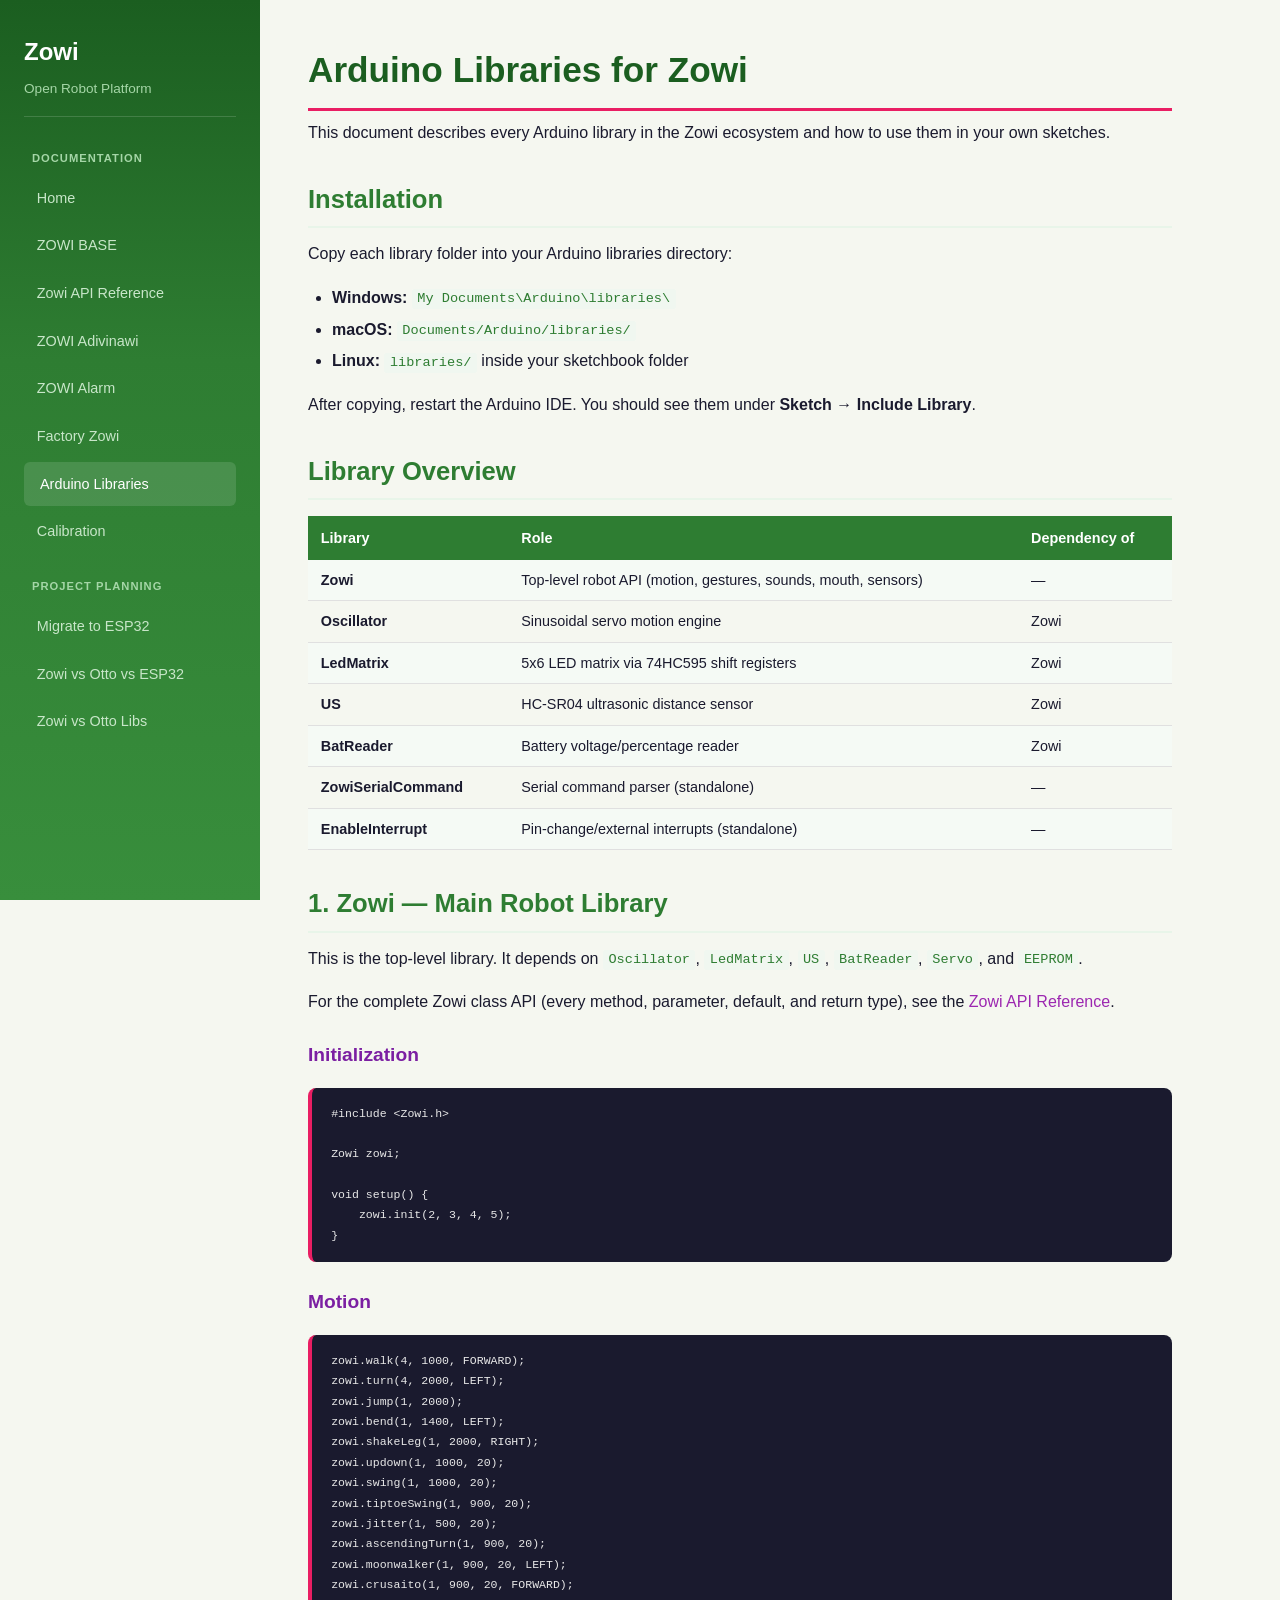
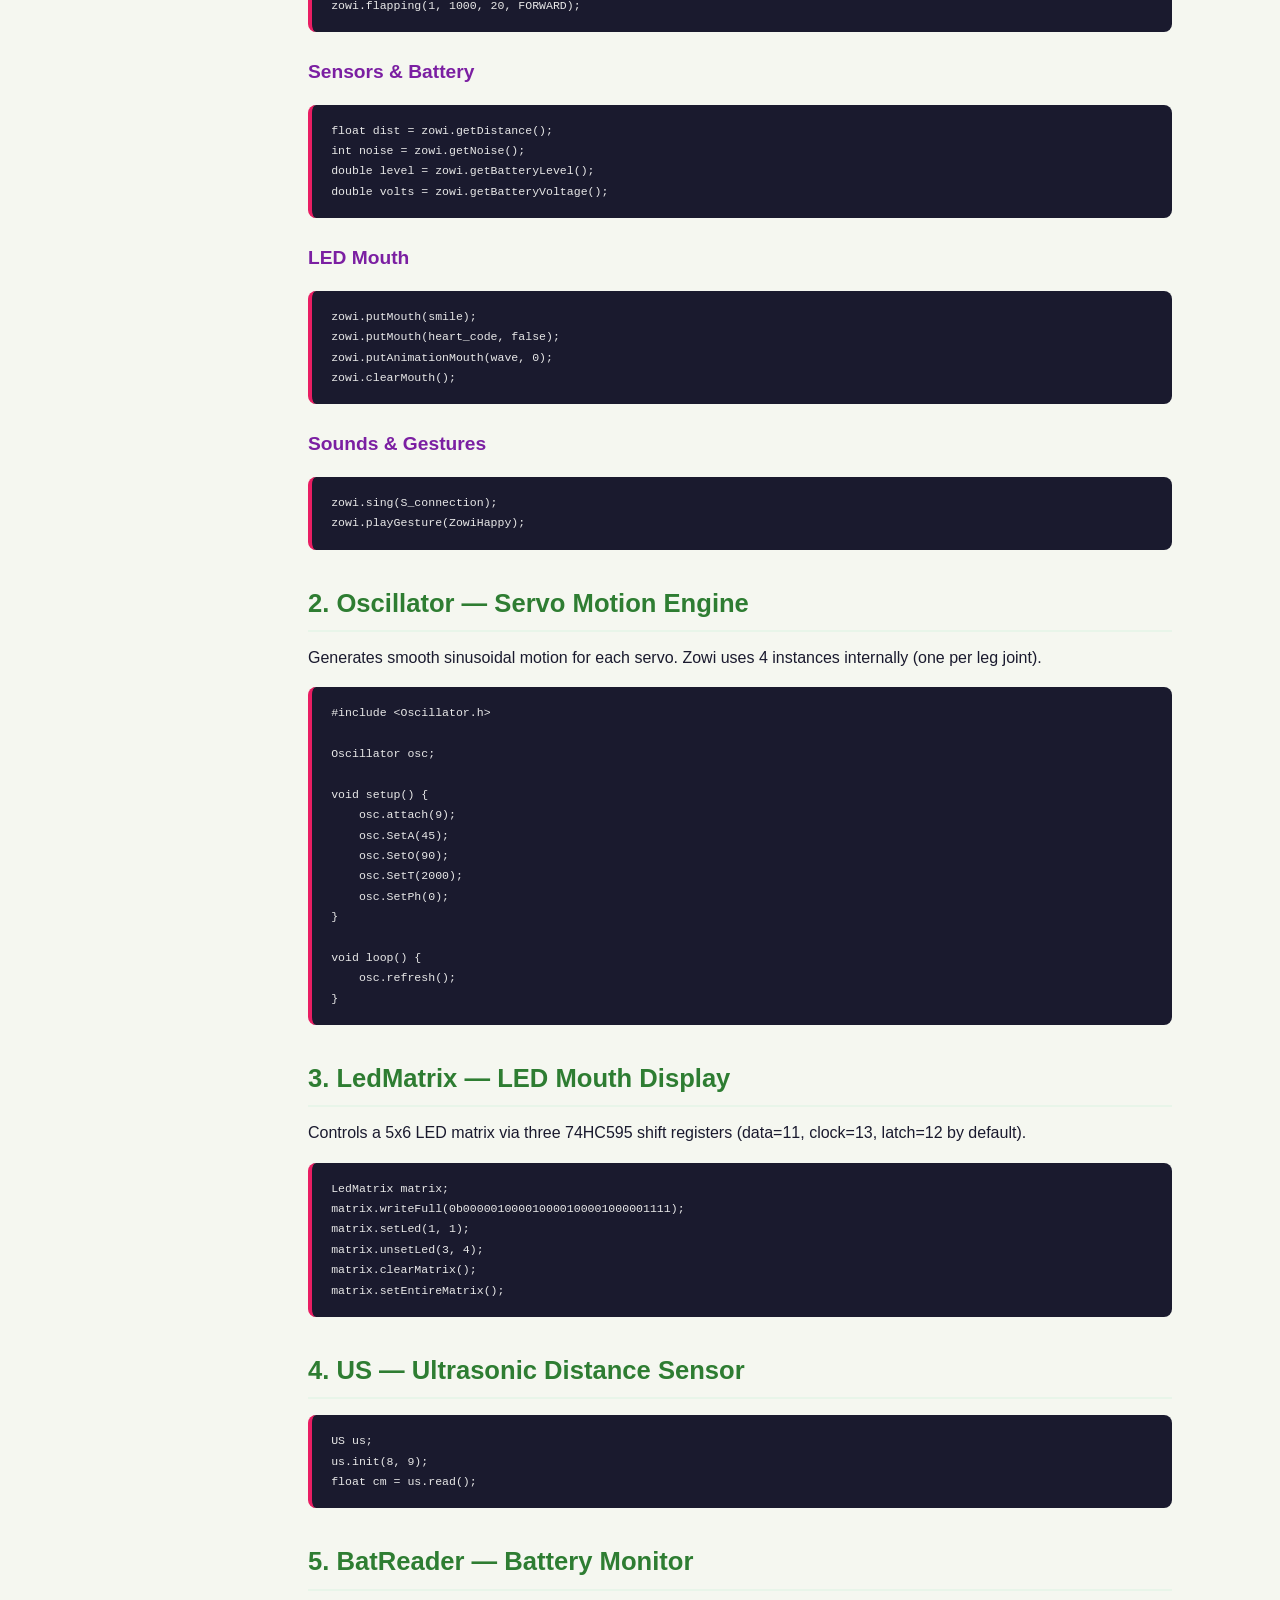
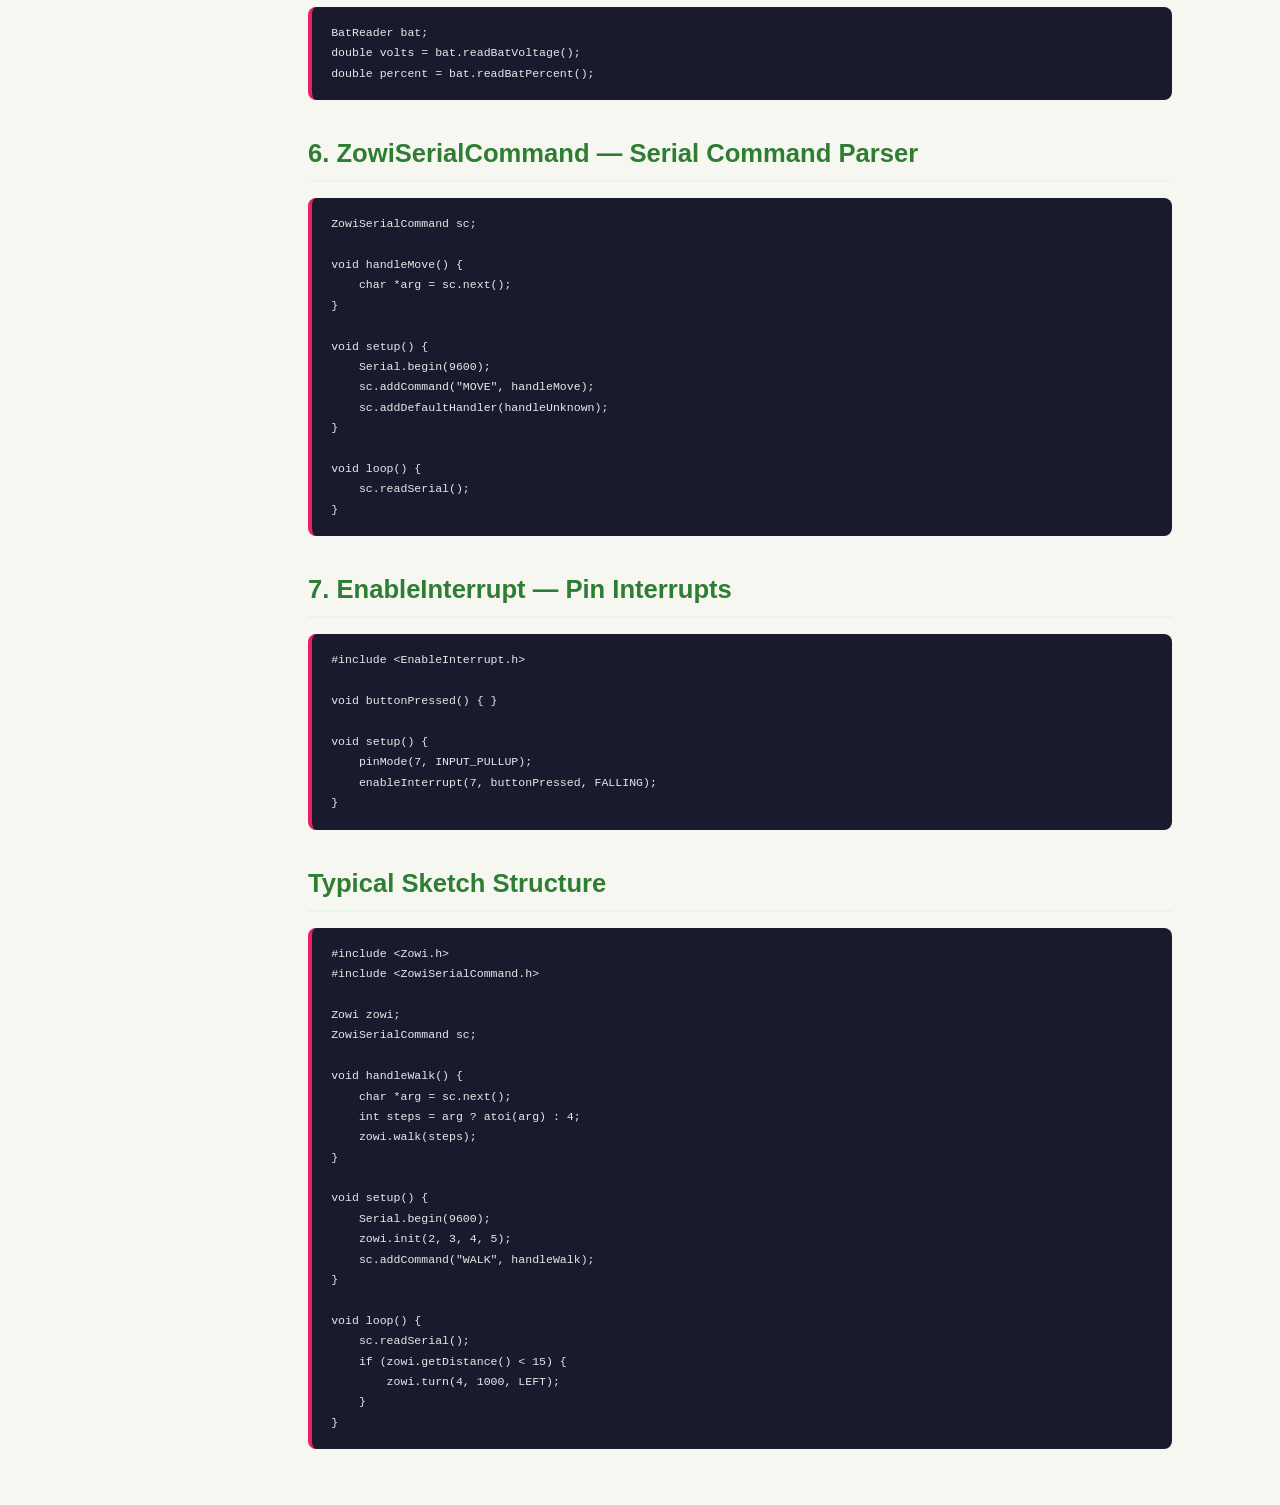
<file: docs/arduino-libs.html>
<!DOCTYPE html>
<html lang="en">
<head>
  <meta charset="UTF-8">
  <meta name="viewport" content="width=device-width, initial-scale=1.0">
  <title>Arduino Libraries — Zowi Documentation</title>
  <link rel="stylesheet" href="css/style.css">
</head>
<body>
  <aside class="sidebar">
    <h1>Zowi</h1>
    <p class="subtitle">Open Robot Platform</p>
    <nav>
      <div class="nav-section">Documentation</div>
      <a href="index.html">Home</a>
      <a href="zowi-base.html">ZOWI BASE</a>
      <a href="zowi-api.html">Zowi API Reference</a>
      <a href="zowi-adivinawi.html">ZOWI Adivinawi</a>
      <a href="zowi-alarm.html">ZOWI Alarm</a>
      <a href="factory-zowi.html">Factory Zowi</a>
      <a href="arduino-libs.html" class="active">Arduino Libraries</a>
      <a href="calibration.html">Calibration</a>
      <div class="nav-section">Project Planning</div>
      <a href="migrate-esp32.html">Migrate to ESP32</a>
      <a href="zowi-vs-otto-esp32.html">Zowi vs Otto vs ESP32</a>
      <a href="zowi-vs-otto-libs.html">Zowi vs Otto Libs</a>
    </nav>
  </aside>

  <div class="main">
    <h1>Arduino Libraries for Zowi</h1>
    <p>This document describes every Arduino library in the Zowi ecosystem and how to use them in your own sketches.</p>

    <h2>Installation</h2>
    <p>Copy each library folder into your Arduino libraries directory:</p>
    <ul>
      <li><strong>Windows:</strong> <code>My Documents\Arduino\libraries\</code></li>
      <li><strong>macOS:</strong> <code>Documents/Arduino/libraries/</code></li>
      <li><strong>Linux:</strong> <code>libraries/</code> inside your sketchbook folder</li>
    </ul>
    <p>After copying, restart the Arduino IDE. You should see them under <strong>Sketch → Include Library</strong>.</p>

    <h2>Library Overview</h2>
    <table>
      <tr><th>Library</th><th>Role</th><th>Dependency of</th></tr>
      <tr><td><strong>Zowi</strong></td><td>Top-level robot API (motion, gestures, sounds, mouth, sensors)</td><td>—</td></tr>
      <tr><td><strong>Oscillator</strong></td><td>Sinusoidal servo motion engine</td><td>Zowi</td></tr>
      <tr><td><strong>LedMatrix</strong></td><td>5x6 LED matrix via 74HC595 shift registers</td><td>Zowi</td></tr>
      <tr><td><strong>US</strong></td><td>HC-SR04 ultrasonic distance sensor</td><td>Zowi</td></tr>
      <tr><td><strong>BatReader</strong></td><td>Battery voltage/percentage reader</td><td>Zowi</td></tr>
      <tr><td><strong>ZowiSerialCommand</strong></td><td>Serial command parser (standalone)</td><td>—</td></tr>
      <tr><td><strong>EnableInterrupt</strong></td><td>Pin-change/external interrupts (standalone)</td><td>—</td></tr>
    </table>

    <h2>1. Zowi — Main Robot Library</h2>
    <p>This is the top-level library. It depends on <code>Oscillator</code>, <code>LedMatrix</code>, <code>US</code>, <code>BatReader</code>, <code>Servo</code>, and <code>EEPROM</code>.</p>

    <p>For the complete Zowi class API (every method, parameter, default, and return type), see the <a href="zowi-api.html">Zowi API Reference</a>.</p>

    <h3>Initialization</h3>
    <pre><code>#include &lt;Zowi.h&gt;

Zowi zowi;

void setup() {
    zowi.init(2, 3, 4, 5);
}</code></pre>

    <h3>Motion</h3>
    <pre><code>zowi.walk(4, 1000, FORWARD);
zowi.turn(4, 2000, LEFT);
zowi.jump(1, 2000);
zowi.bend(1, 1400, LEFT);
zowi.shakeLeg(1, 2000, RIGHT);
zowi.updown(1, 1000, 20);
zowi.swing(1, 1000, 20);
zowi.tiptoeSwing(1, 900, 20);
zowi.jitter(1, 500, 20);
zowi.ascendingTurn(1, 900, 20);
zowi.moonwalker(1, 900, 20, LEFT);
zowi.crusaito(1, 900, 20, FORWARD);
zowi.flapping(1, 1000, 20, FORWARD);</code></pre>

    <h3>Sensors &amp; Battery</h3>
    <pre><code>float dist = zowi.getDistance();
int noise = zowi.getNoise();
double level = zowi.getBatteryLevel();
double volts = zowi.getBatteryVoltage();</code></pre>

    <h3>LED Mouth</h3>
    <pre><code>zowi.putMouth(smile);
zowi.putMouth(heart_code, false);
zowi.putAnimationMouth(wave, 0);
zowi.clearMouth();</code></pre>

    <h3>Sounds &amp; Gestures</h3>
    <pre><code>zowi.sing(S_connection);
zowi.playGesture(ZowiHappy);</code></pre>

    <h2>2. Oscillator — Servo Motion Engine</h2>
    <p>Generates smooth sinusoidal motion for each servo. Zowi uses 4 instances internally (one per leg joint).</p>
    <pre><code>#include &lt;Oscillator.h&gt;

Oscillator osc;

void setup() {
    osc.attach(9);
    osc.SetA(45);
    osc.SetO(90);
    osc.SetT(2000);
    osc.SetPh(0);
}

void loop() {
    osc.refresh();
}</code></pre>

    <h2>3. LedMatrix — LED Mouth Display</h2>
    <p>Controls a 5x6 LED matrix via three 74HC595 shift registers (data=11, clock=13, latch=12 by default).</p>
    <pre><code>LedMatrix matrix;
matrix.writeFull(0b000001000010000100001000001111);
matrix.setLed(1, 1);
matrix.unsetLed(3, 4);
matrix.clearMatrix();
matrix.setEntireMatrix();</code></pre>

    <h2>4. US — Ultrasonic Distance Sensor</h2>
    <pre><code>US us;
us.init(8, 9);
float cm = us.read();</code></pre>

    <h2>5. BatReader — Battery Monitor</h2>
    <pre><code>BatReader bat;
double volts = bat.readBatVoltage();
double percent = bat.readBatPercent();</code></pre>

    <h2>6. ZowiSerialCommand — Serial Command Parser</h2>
    <pre><code>ZowiSerialCommand sc;

void handleMove() {
    char *arg = sc.next();
}

void setup() {
    Serial.begin(9600);
    sc.addCommand("MOVE", handleMove);
    sc.addDefaultHandler(handleUnknown);
}

void loop() {
    sc.readSerial();
}</code></pre>

    <h2>7. EnableInterrupt — Pin Interrupts</h2>
    <pre><code>#include &lt;EnableInterrupt.h&gt;

void buttonPressed() { }

void setup() {
    pinMode(7, INPUT_PULLUP);
    enableInterrupt(7, buttonPressed, FALLING);
}</code></pre>

    <h2>Typical Sketch Structure</h2>
    <pre><code>#include &lt;Zowi.h&gt;
#include &lt;ZowiSerialCommand.h&gt;

Zowi zowi;
ZowiSerialCommand sc;

void handleWalk() {
    char *arg = sc.next();
    int steps = arg ? atoi(arg) : 4;
    zowi.walk(steps);
}

void setup() {
    Serial.begin(9600);
    zowi.init(2, 3, 4, 5);
    sc.addCommand("WALK", handleWalk);
}

void loop() {
    sc.readSerial();
    if (zowi.getDistance() &lt; 15) {
        zowi.turn(4, 1000, LEFT);
    }
}</code></pre>
  </div>
</body>
</html>
</file>
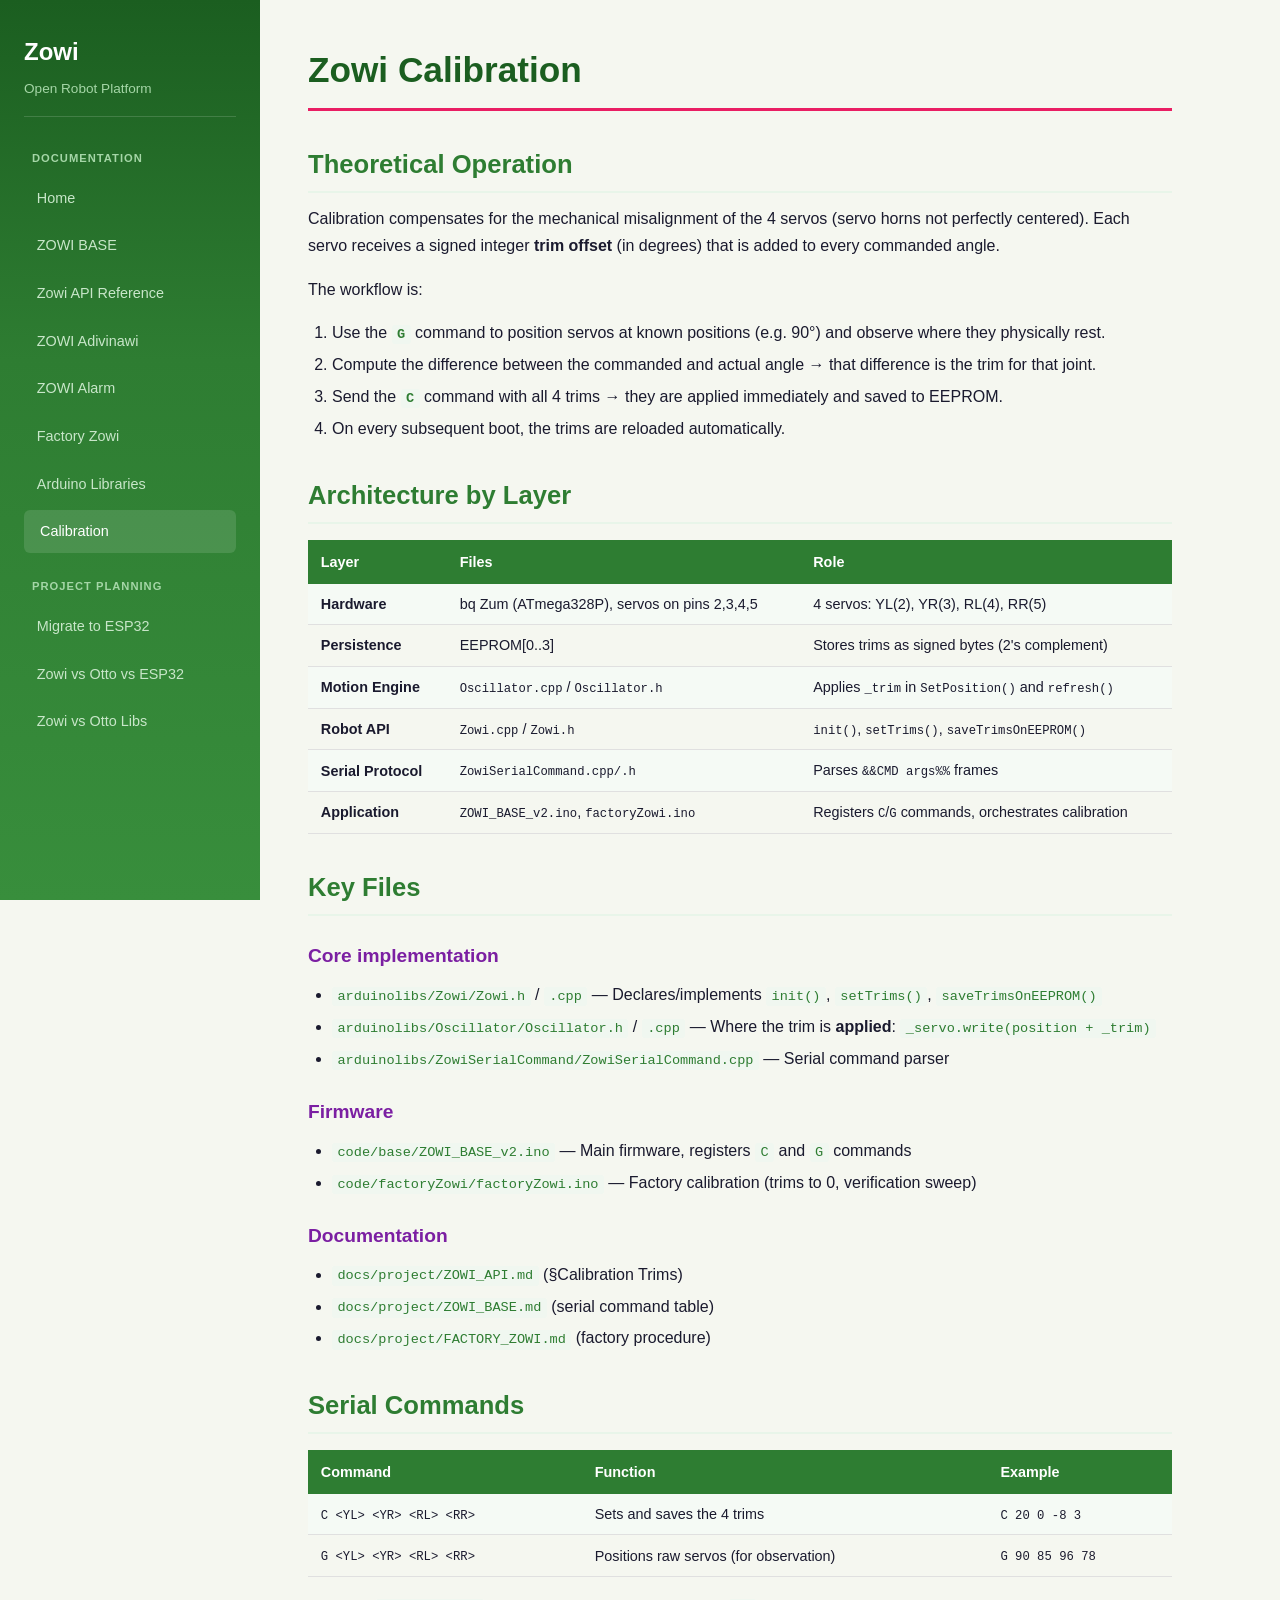
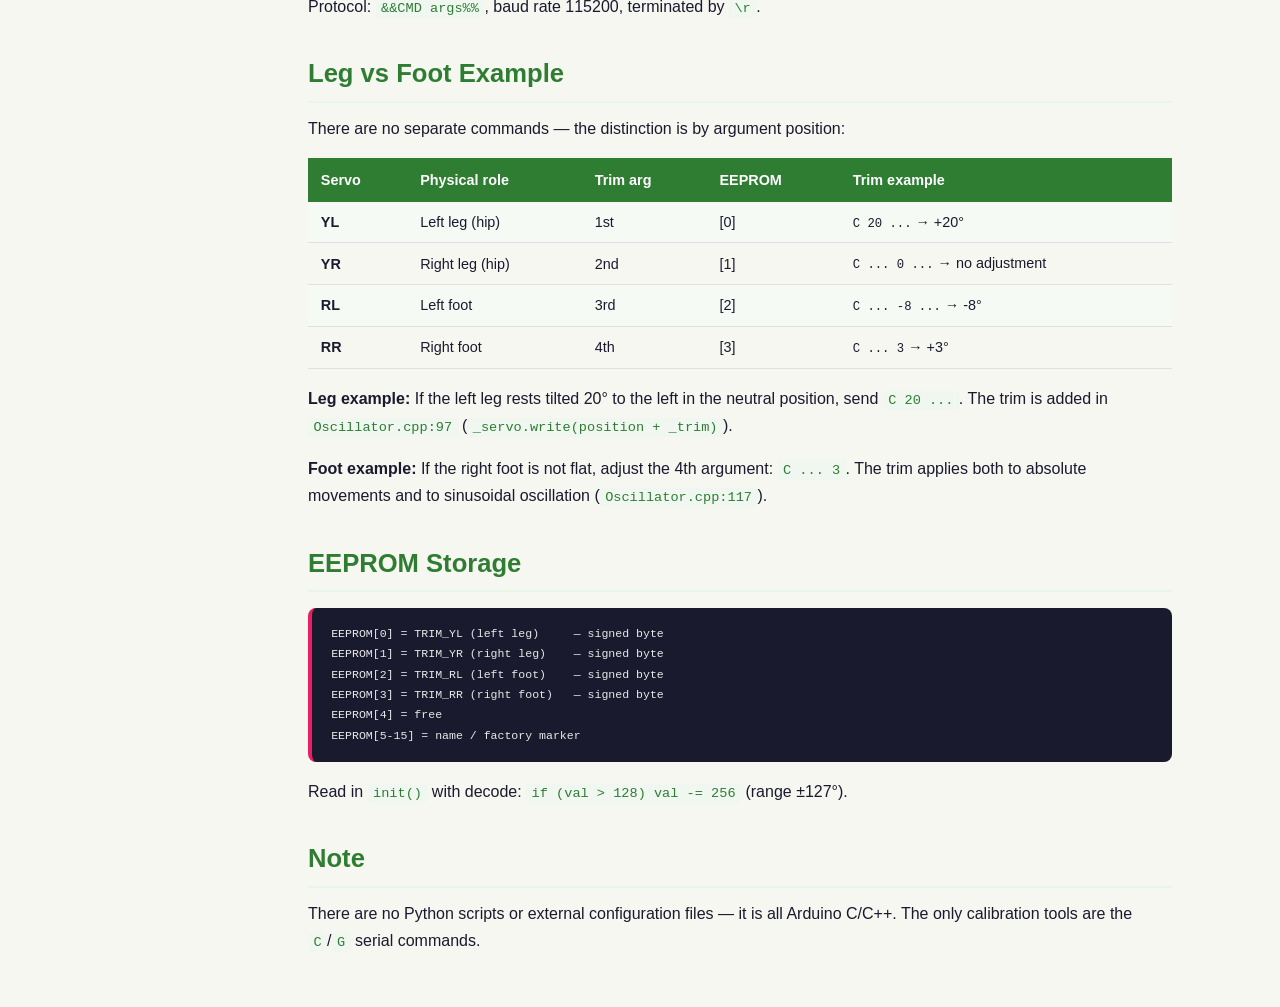
<file: docs/calibration.html>
<!DOCTYPE html>
<html lang="en">
<head>
  <meta charset="UTF-8">
  <meta name="viewport" content="width=device-width, initial-scale=1.0">
  <title>Calibration — Zowi Documentation</title>
  <link rel="stylesheet" href="css/style.css">
</head>
<body>
  <aside class="sidebar">
    <h1>Zowi</h1>
    <p class="subtitle">Open Robot Platform</p>
    <nav>
      <div class="nav-section">Documentation</div>
      <a href="index.html">Home</a>
      <a href="zowi-base.html">ZOWI BASE</a>
      <a href="zowi-api.html">Zowi API Reference</a>
      <a href="zowi-adivinawi.html">ZOWI Adivinawi</a>
      <a href="zowi-alarm.html">ZOWI Alarm</a>
      <a href="factory-zowi.html">Factory Zowi</a>
      <a href="arduino-libs.html">Arduino Libraries</a>
      <a href="calibration.html" class="active">Calibration</a>
      <div class="nav-section">Project Planning</div>
      <a href="migrate-esp32.html">Migrate to ESP32</a>
      <a href="zowi-vs-otto-esp32.html">Zowi vs Otto vs ESP32</a>
      <a href="zowi-vs-otto-libs.html">Zowi vs Otto Libs</a>
    </nav>
  </aside>

  <div class="main">
    <h1>Zowi Calibration</h1>

    <h2>Theoretical Operation</h2>
    <p>Calibration compensates for the mechanical misalignment of the 4 servos (servo horns not perfectly centered). Each servo receives a signed integer <strong>trim offset</strong> (in degrees) that is added to every commanded angle.</p>
    <p>The workflow is:</p>
    <ol>
      <li>Use the <strong><code>G</code></strong> command to position servos at known positions (e.g. 90°) and observe where they physically rest.</li>
      <li>Compute the difference between the commanded and actual angle → that difference is the trim for that joint.</li>
      <li>Send the <strong><code>C</code></strong> command with all 4 trims → they are applied immediately and saved to EEPROM.</li>
      <li>On every subsequent boot, the trims are reloaded automatically.</li>
    </ol>

    <h2>Architecture by Layer</h2>
    <table>
      <tr><th>Layer</th><th>Files</th><th>Role</th></tr>
      <tr><td><strong>Hardware</strong></td><td>bq Zum (ATmega328P), servos on pins 2,3,4,5</td><td>4 servos: YL(2), YR(3), RL(4), RR(5)</td></tr>
      <tr><td><strong>Persistence</strong></td><td>EEPROM[0..3]</td><td>Stores trims as signed bytes (2's complement)</td></tr>
      <tr><td><strong>Motion Engine</strong></td><td><code>Oscillator.cpp</code> / <code>Oscillator.h</code></td><td>Applies <code>_trim</code> in <code>SetPosition()</code> and <code>refresh()</code></td></tr>
      <tr><td><strong>Robot API</strong></td><td><code>Zowi.cpp</code> / <code>Zowi.h</code></td><td><code>init()</code>, <code>setTrims()</code>, <code>saveTrimsOnEEPROM()</code></td></tr>
      <tr><td><strong>Serial Protocol</strong></td><td><code>ZowiSerialCommand.cpp/.h</code></td><td>Parses <code>&amp;&amp;CMD args%%</code> frames</td></tr>
      <tr><td><strong>Application</strong></td><td><code>ZOWI_BASE_v2.ino</code>, <code>factoryZowi.ino</code></td><td>Registers <code>C</code>/<code>G</code> commands, orchestrates calibration</td></tr>
    </table>

    <h2>Key Files</h2>
    <h3>Core implementation</h3>
    <ul>
      <li><code>arduinolibs/Zowi/Zowi.h</code> / <code>.cpp</code> — Declares/implements <code>init()</code>, <code>setTrims()</code>, <code>saveTrimsOnEEPROM()</code></li>
      <li><code>arduinolibs/Oscillator/Oscillator.h</code> / <code>.cpp</code> — Where the trim is <strong>applied</strong>: <code>_servo.write(position + _trim)</code></li>
      <li><code>arduinolibs/ZowiSerialCommand/ZowiSerialCommand.cpp</code> — Serial command parser</li>
    </ul>
    <h3>Firmware</h3>
    <ul>
      <li><code>code/base/ZOWI_BASE_v2.ino</code> — Main firmware, registers <code>C</code> and <code>G</code> commands</li>
      <li><code>code/factoryZowi/factoryZowi.ino</code> — Factory calibration (trims to 0, verification sweep)</li>
    </ul>
    <h3>Documentation</h3>
    <ul>
      <li><code>docs/project/ZOWI_API.md</code> (§Calibration Trims)</li>
      <li><code>docs/project/ZOWI_BASE.md</code> (serial command table)</li>
      <li><code>docs/project/FACTORY_ZOWI.md</code> (factory procedure)</li>
    </ul>

    <h2>Serial Commands</h2>
    <table>
      <tr><th>Command</th><th>Function</th><th>Example</th></tr>
      <tr><td><code>C &lt;YL&gt; &lt;YR&gt; &lt;RL&gt; &lt;RR&gt;</code></td><td>Sets and saves the 4 trims</td><td><code>C 20 0 -8 3</code></td></tr>
      <tr><td><code>G &lt;YL&gt; &lt;YR&gt; &lt;RL&gt; &lt;RR&gt;</code></td><td>Positions raw servos (for observation)</td><td><code>G 90 85 96 78</code></td></tr>
    </table>
    <p>Protocol: <code>&amp;&amp;CMD args%%</code>, baud rate 115200, terminated by <code>\r</code>.</p>

    <h2>Leg vs Foot Example</h2>
    <p>There are no separate commands — the distinction is by argument position:</p>
    <table>
      <tr><th>Servo</th><th>Physical role</th><th>Trim arg</th><th>EEPROM</th><th>Trim example</th></tr>
      <tr><td><strong>YL</strong></td><td>Left leg (hip)</td><td>1st</td><td>[0]</td><td><code>C 20 ...</code> → +20°</td></tr>
      <tr><td><strong>YR</strong></td><td>Right leg (hip)</td><td>2nd</td><td>[1]</td><td><code>C ... 0 ...</code> → no adjustment</td></tr>
      <tr><td><strong>RL</strong></td><td>Left foot</td><td>3rd</td><td>[2]</td><td><code>C ... -8 ...</code> → -8°</td></tr>
      <tr><td><strong>RR</strong></td><td>Right foot</td><td>4th</td><td>[3]</td><td><code>C ... 3</code> → +3°</td></tr>
    </table>
    <p><strong>Leg example:</strong> If the left leg rests tilted 20° to the left in the neutral position, send <code>C 20 ...</code>. The trim is added in <code>Oscillator.cpp:97</code> (<code>_servo.write(position + _trim)</code>).</p>
    <p><strong>Foot example:</strong> If the right foot is not flat, adjust the 4th argument: <code>C ... 3</code>. The trim applies both to absolute movements and to sinusoidal oscillation (<code>Oscillator.cpp:117</code>).</p>

    <h2>EEPROM Storage</h2>
    <pre><code>EEPROM[0] = TRIM_YL (left leg)     — signed byte
EEPROM[1] = TRIM_YR (right leg)    — signed byte
EEPROM[2] = TRIM_RL (left foot)    — signed byte
EEPROM[3] = TRIM_RR (right foot)   — signed byte
EEPROM[4] = free
EEPROM[5-15] = name / factory marker</code></pre>
    <p>Read in <code>init()</code> with decode: <code>if (val &gt; 128) val -= 256</code> (range ±127°).</p>

    <h2>Note</h2>
    <p>There are no Python scripts or external configuration files — it is all Arduino C/C++. The only calibration tools are the <code>C</code>/<code>G</code> serial commands.</p>
  </div>
</body>
</html>
</file>
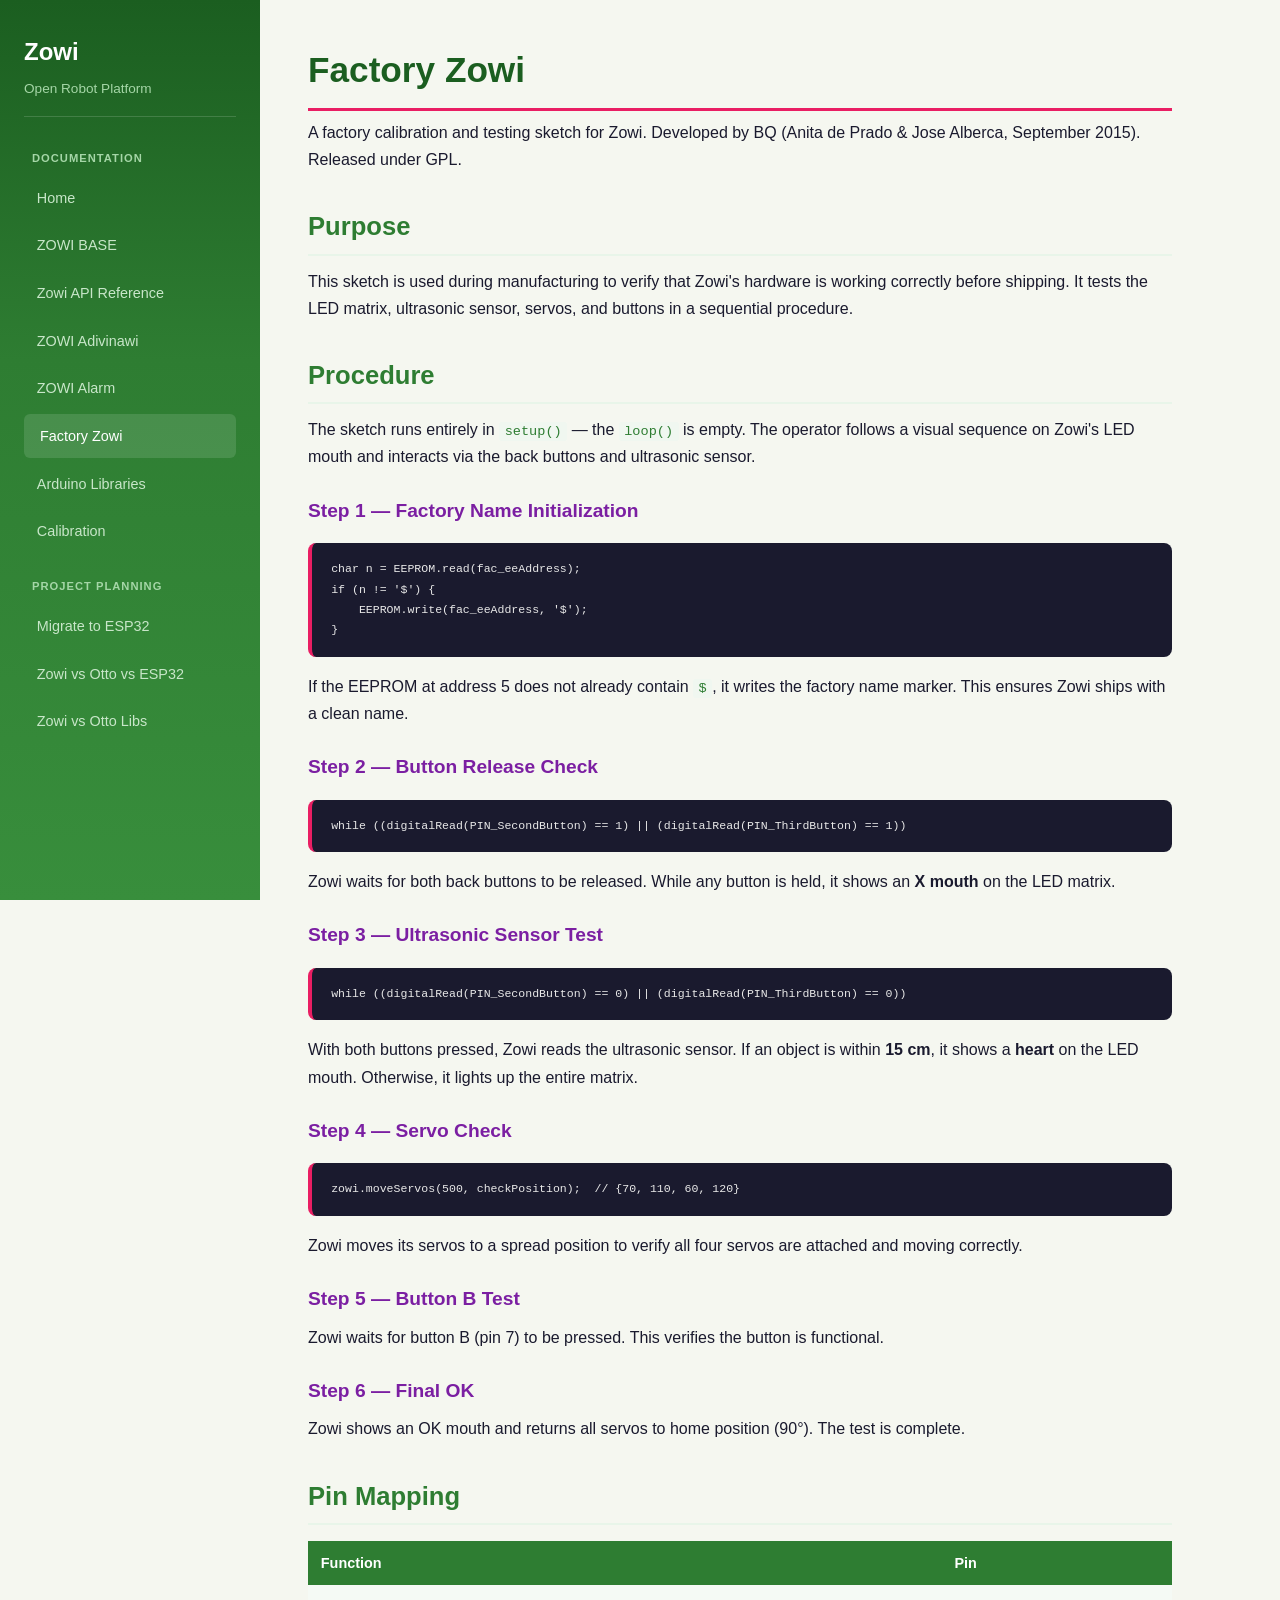
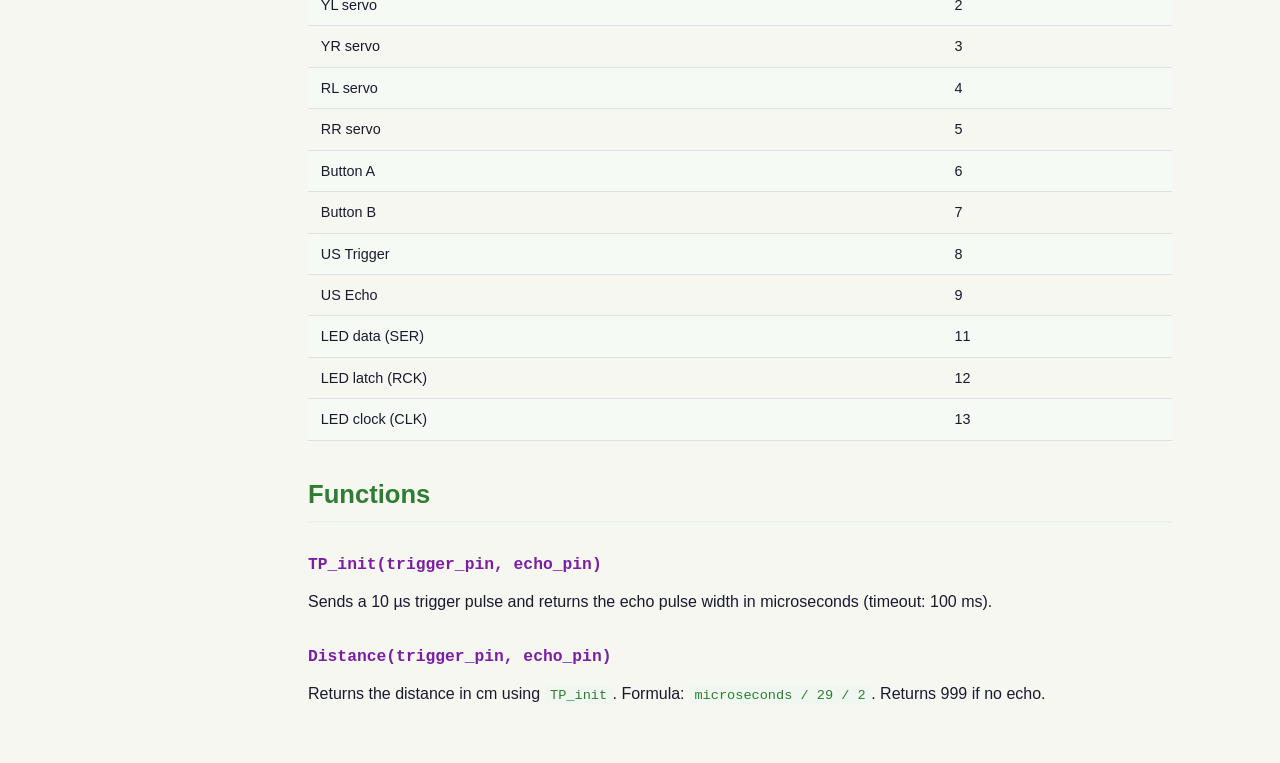
<file: docs/factory-zowi.html>
<!DOCTYPE html>
<html lang="en">
<head>
  <meta charset="UTF-8">
  <meta name="viewport" content="width=device-width, initial-scale=1.0">
  <title>Factory Zowi — Zowi Documentation</title>
  <link rel="stylesheet" href="css/style.css">
</head>
<body>
  <aside class="sidebar">
    <h1>Zowi</h1>
    <p class="subtitle">Open Robot Platform</p>
    <nav>
      <div class="nav-section">Documentation</div>
      <a href="index.html">Home</a>
      <a href="zowi-base.html">ZOWI BASE</a>
      <a href="zowi-api.html">Zowi API Reference</a>
      <a href="zowi-adivinawi.html">ZOWI Adivinawi</a>
      <a href="zowi-alarm.html">ZOWI Alarm</a>
      <a href="factory-zowi.html" class="active">Factory Zowi</a>
      <a href="arduino-libs.html">Arduino Libraries</a>
      <a href="calibration.html">Calibration</a>
      <div class="nav-section">Project Planning</div>
      <a href="migrate-esp32.html">Migrate to ESP32</a>
      <a href="zowi-vs-otto-esp32.html">Zowi vs Otto vs ESP32</a>
      <a href="zowi-vs-otto-libs.html">Zowi vs Otto Libs</a>
    </nav>
  </aside>

  <div class="main">
    <h1>Factory Zowi</h1>
    <p>A factory calibration and testing sketch for Zowi. Developed by BQ (Anita de Prado &amp; Jose Alberca, September 2015). Released under GPL.</p>

    <h2>Purpose</h2>
    <p>This sketch is used during manufacturing to verify that Zowi's hardware is working correctly before shipping. It tests the LED matrix, ultrasonic sensor, servos, and buttons in a sequential procedure.</p>

    <h2>Procedure</h2>
    <p>The sketch runs entirely in <code>setup()</code> — the <code>loop()</code> is empty. The operator follows a visual sequence on Zowi's LED mouth and interacts via the back buttons and ultrasonic sensor.</p>

    <h3>Step 1 — Factory Name Initialization</h3>
    <pre><code>char n = EEPROM.read(fac_eeAddress);
if (n != '$') {
    EEPROM.write(fac_eeAddress, '$');
}</code></pre>
    <p>If the EEPROM at address 5 does not already contain <code>$</code>, it writes the factory name marker. This ensures Zowi ships with a clean name.</p>

    <h3>Step 2 — Button Release Check</h3>
    <pre><code>while ((digitalRead(PIN_SecondButton) == 1) || (digitalRead(PIN_ThirdButton) == 1))</code></pre>
    <p>Zowi waits for both back buttons to be released. While any button is held, it shows an <strong>X mouth</strong> on the LED matrix.</p>

    <h3>Step 3 — Ultrasonic Sensor Test</h3>
    <pre><code>while ((digitalRead(PIN_SecondButton) == 0) || (digitalRead(PIN_ThirdButton) == 0))</code></pre>
    <p>With both buttons pressed, Zowi reads the ultrasonic sensor. If an object is within <strong>15 cm</strong>, it shows a <strong>heart</strong> on the LED mouth. Otherwise, it lights up the entire matrix.</p>

    <h3>Step 4 — Servo Check</h3>
    <pre><code>zowi.moveServos(500, checkPosition);  // {70, 110, 60, 120}</code></pre>
    <p>Zowi moves its servos to a spread position to verify all four servos are attached and moving correctly.</p>

    <h3>Step 5 — Button B Test</h3>
    <p>Zowi waits for button B (pin 7) to be pressed. This verifies the button is functional.</p>

    <h3>Step 6 — Final OK</h3>
    <p>Zowi shows an OK mouth and returns all servos to home position (90°). The test is complete.</p>

    <h2>Pin Mapping</h2>
    <table>
      <tr><th>Function</th><th>Pin</th></tr>
      <tr><td>YL servo</td><td>2</td></tr>
      <tr><td>YR servo</td><td>3</td></tr>
      <tr><td>RL servo</td><td>4</td></tr>
      <tr><td>RR servo</td><td>5</td></tr>
      <tr><td>Button A</td><td>6</td></tr>
      <tr><td>Button B</td><td>7</td></tr>
      <tr><td>US Trigger</td><td>8</td></tr>
      <tr><td>US Echo</td><td>9</td></tr>
      <tr><td>LED data (SER)</td><td>11</td></tr>
      <tr><td>LED latch (RCK)</td><td>12</td></tr>
      <tr><td>LED clock (CLK)</td><td>13</td></tr>
    </table>

    <h2>Functions</h2>

    <h3><code>TP_init(trigger_pin, echo_pin)</code></h3>
    <p>Sends a 10 µs trigger pulse and returns the echo pulse width in microseconds (timeout: 100 ms).</p>

    <h3><code>Distance(trigger_pin, echo_pin)</code></h3>
    <p>Returns the distance in cm using <code>TP_init</code>. Formula: <code>microseconds / 29 / 2</code>. Returns 999 if no echo.</p>
  </div>
</body>
</html>
</file>
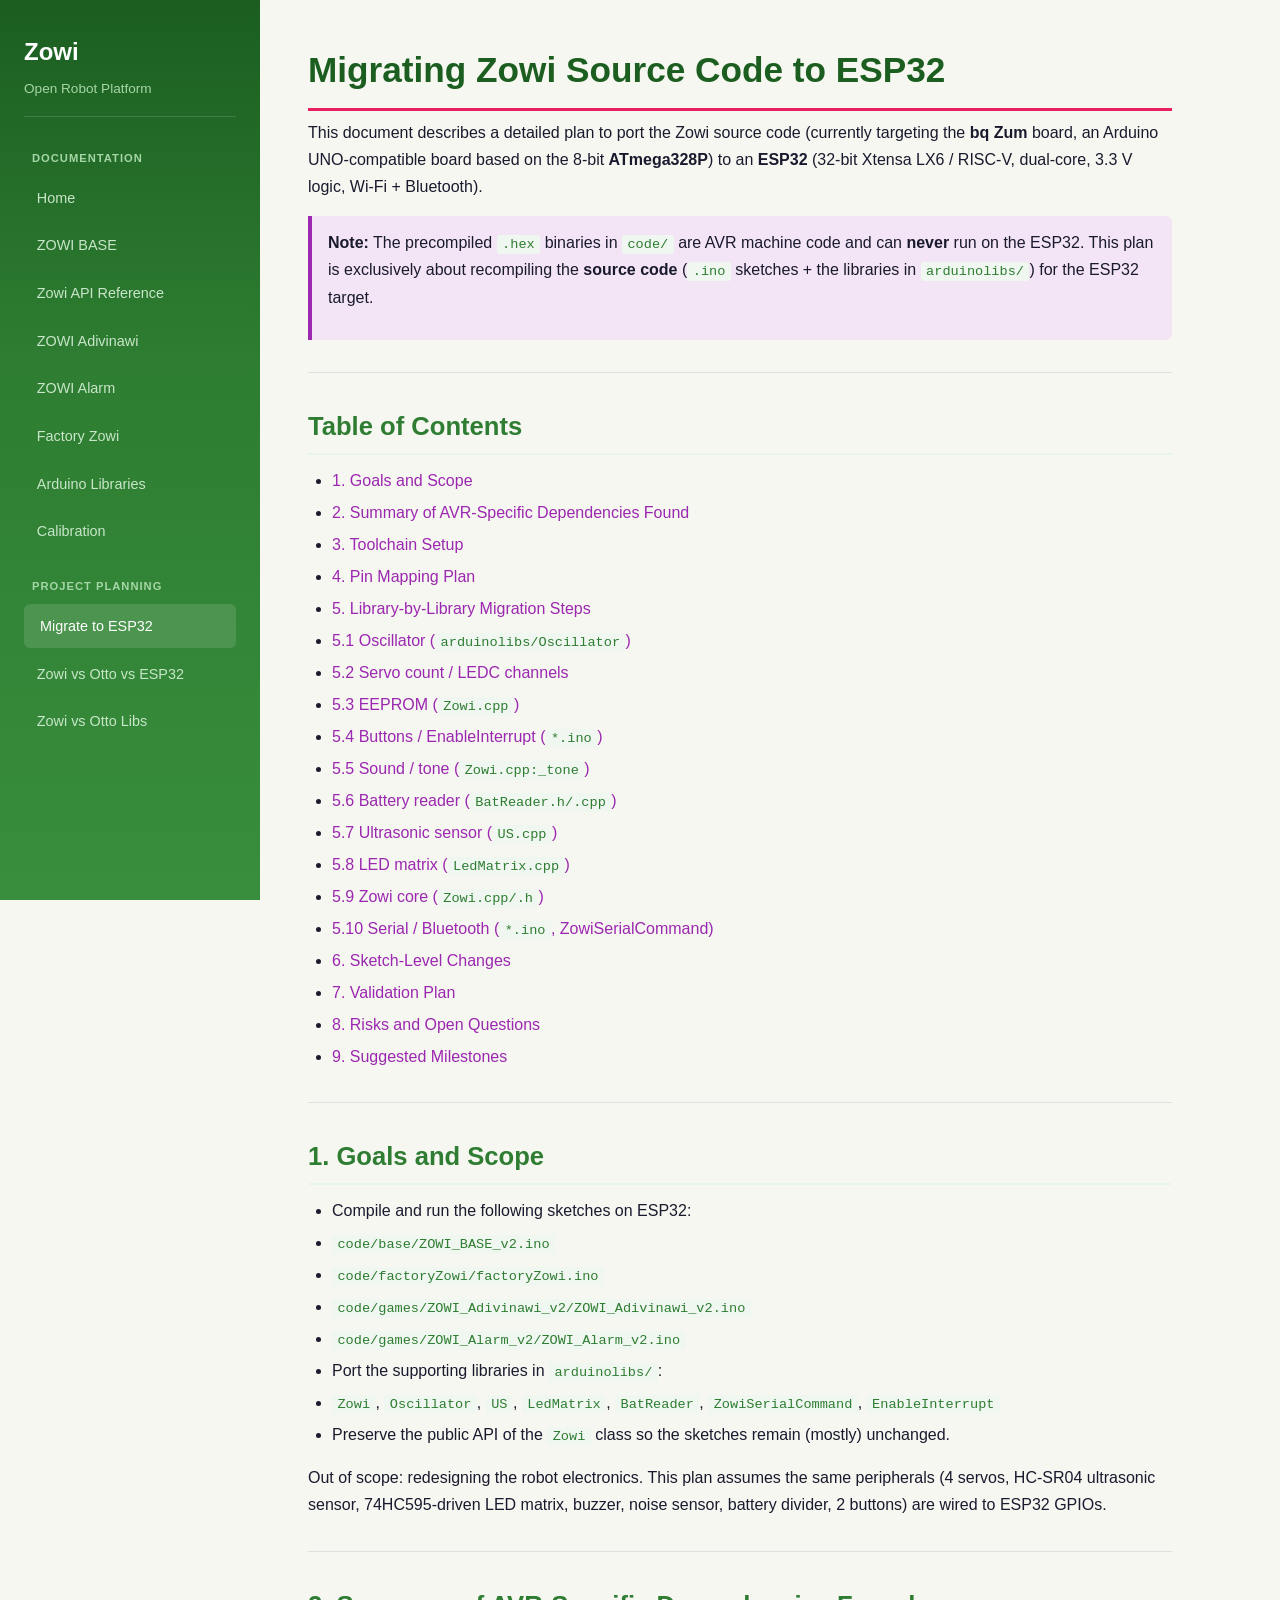
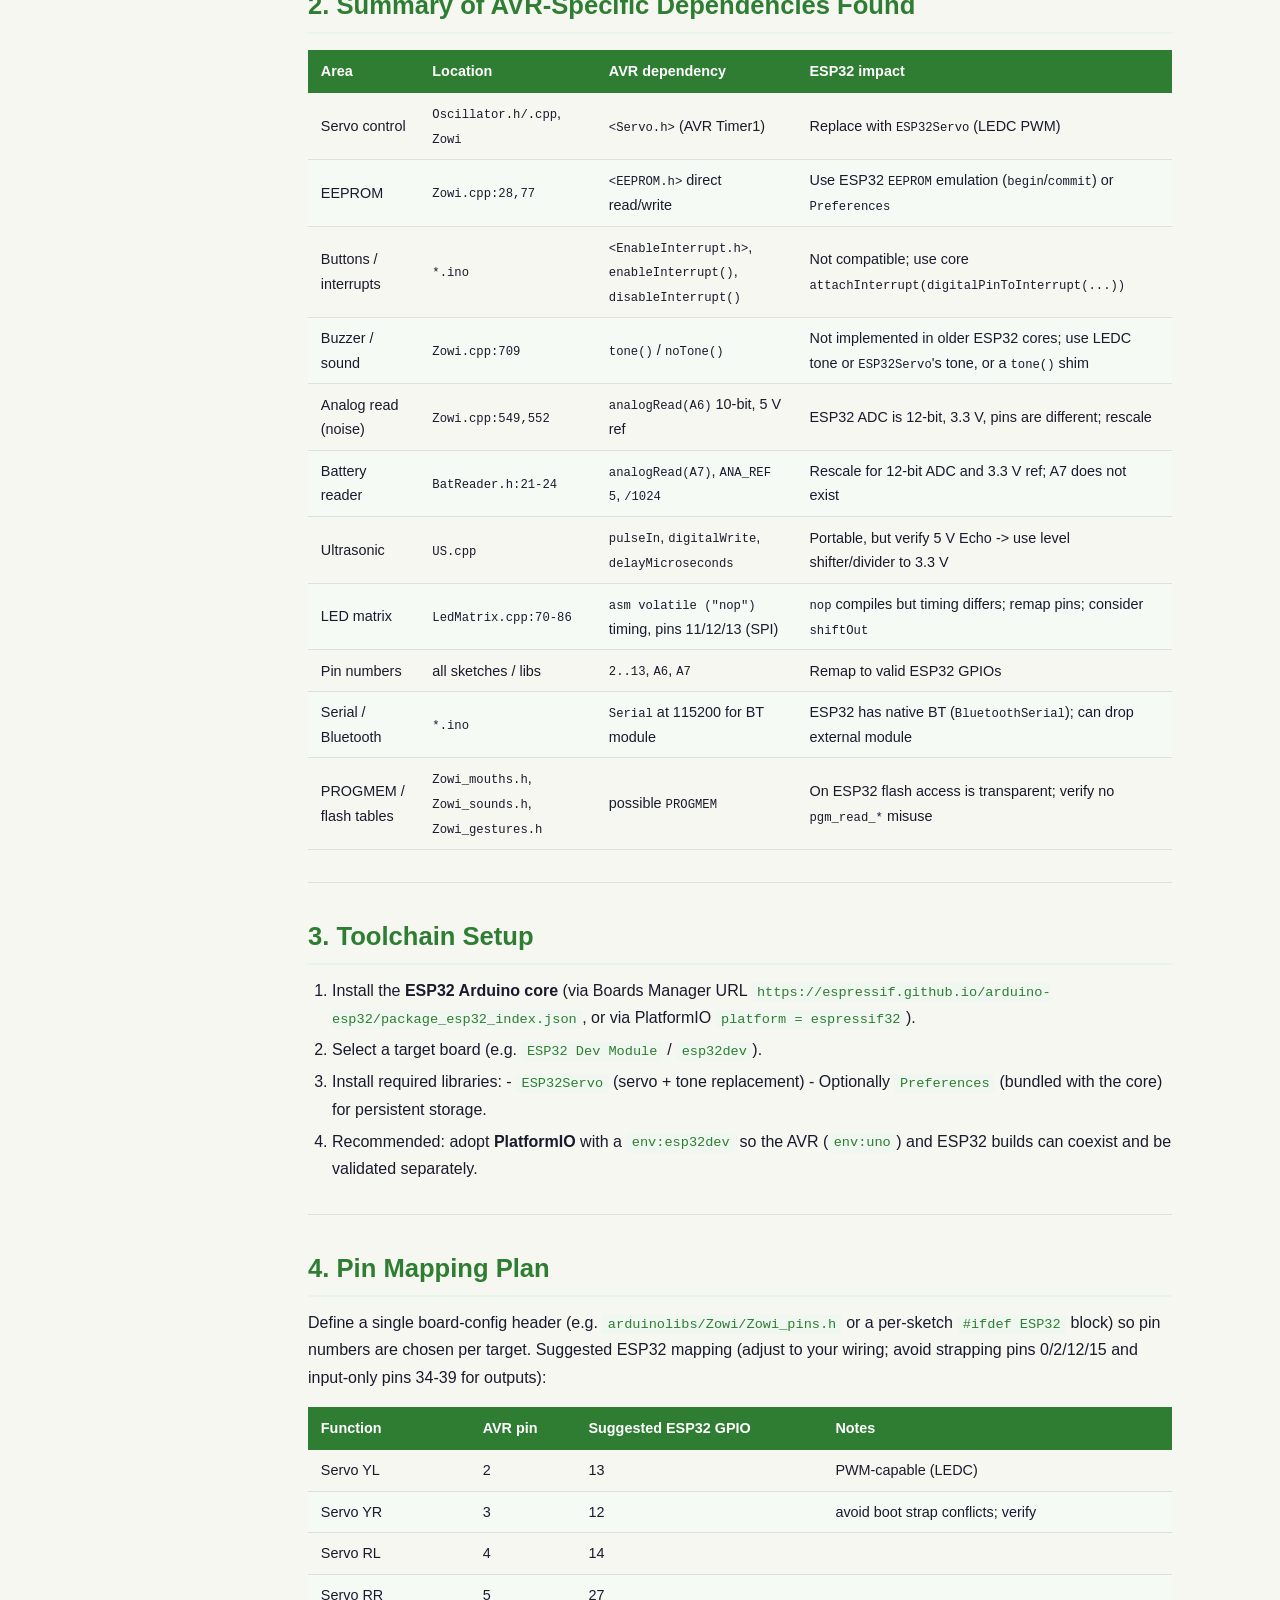
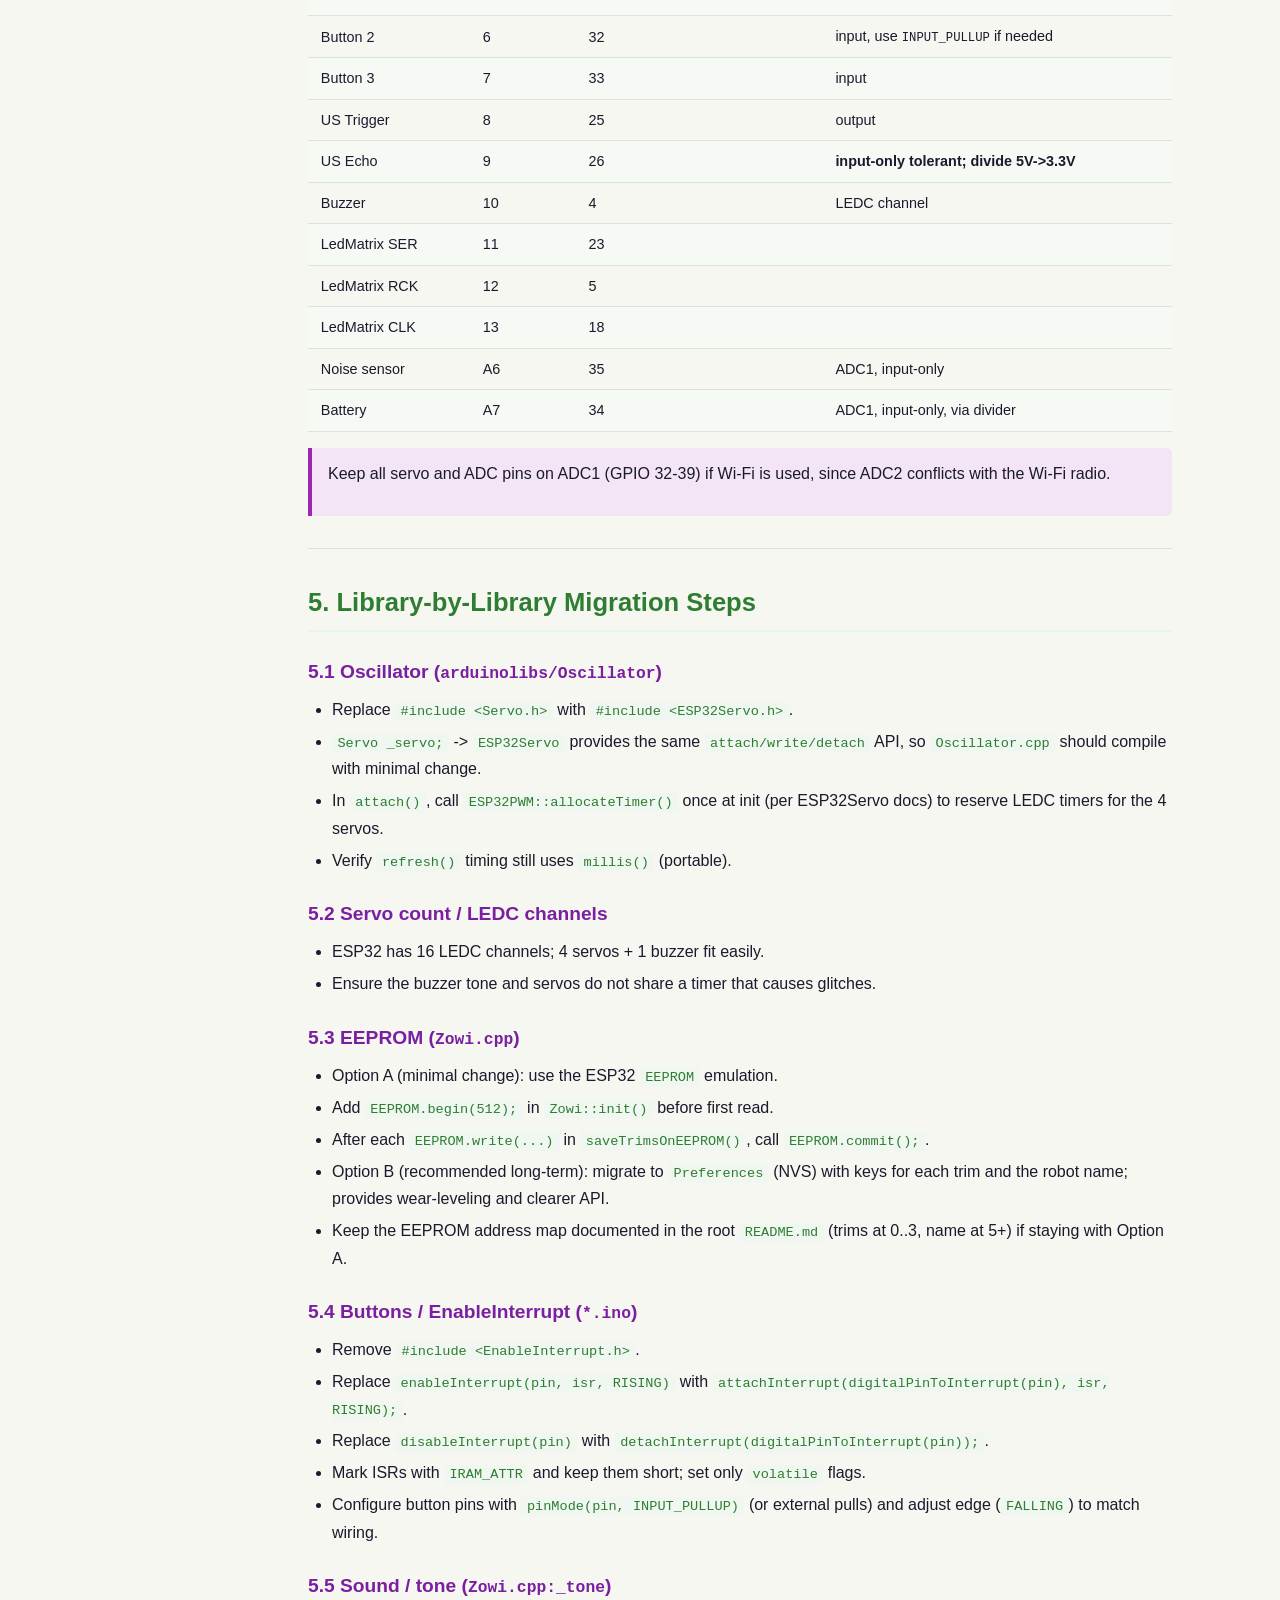
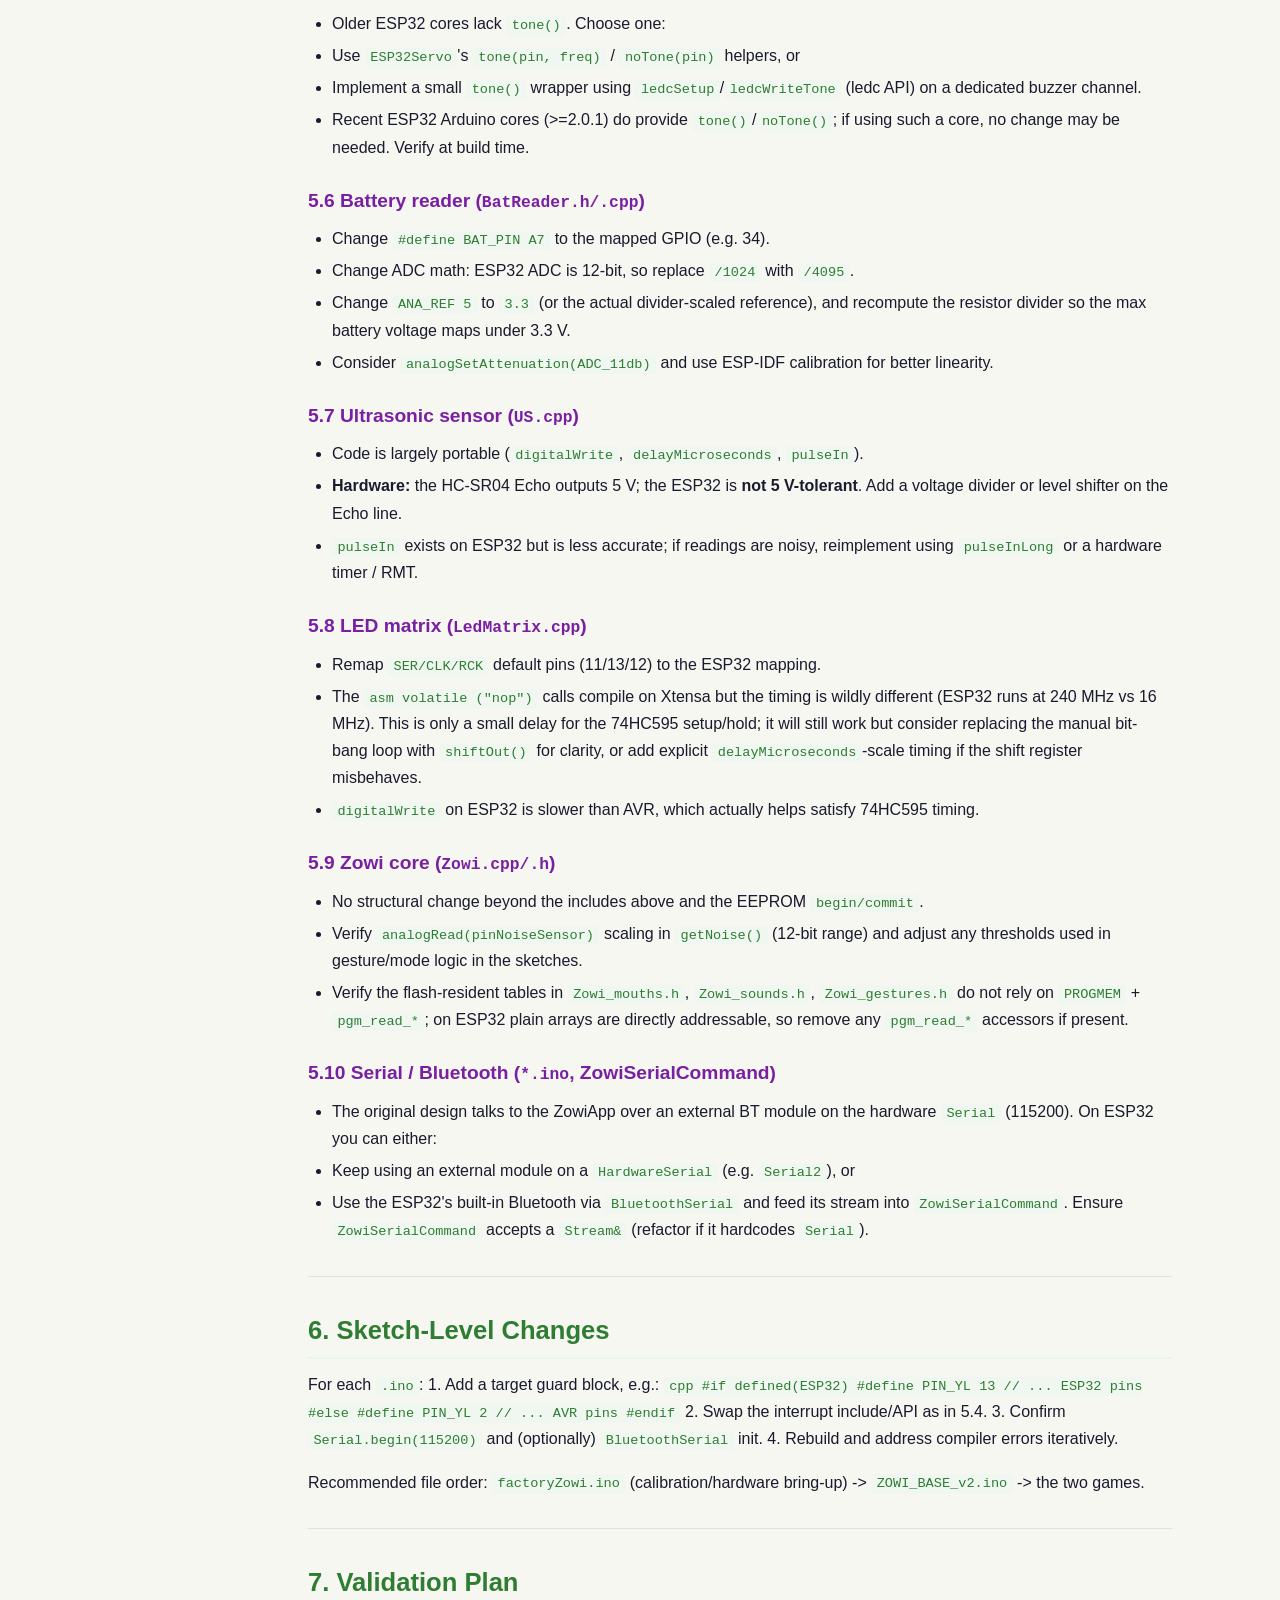
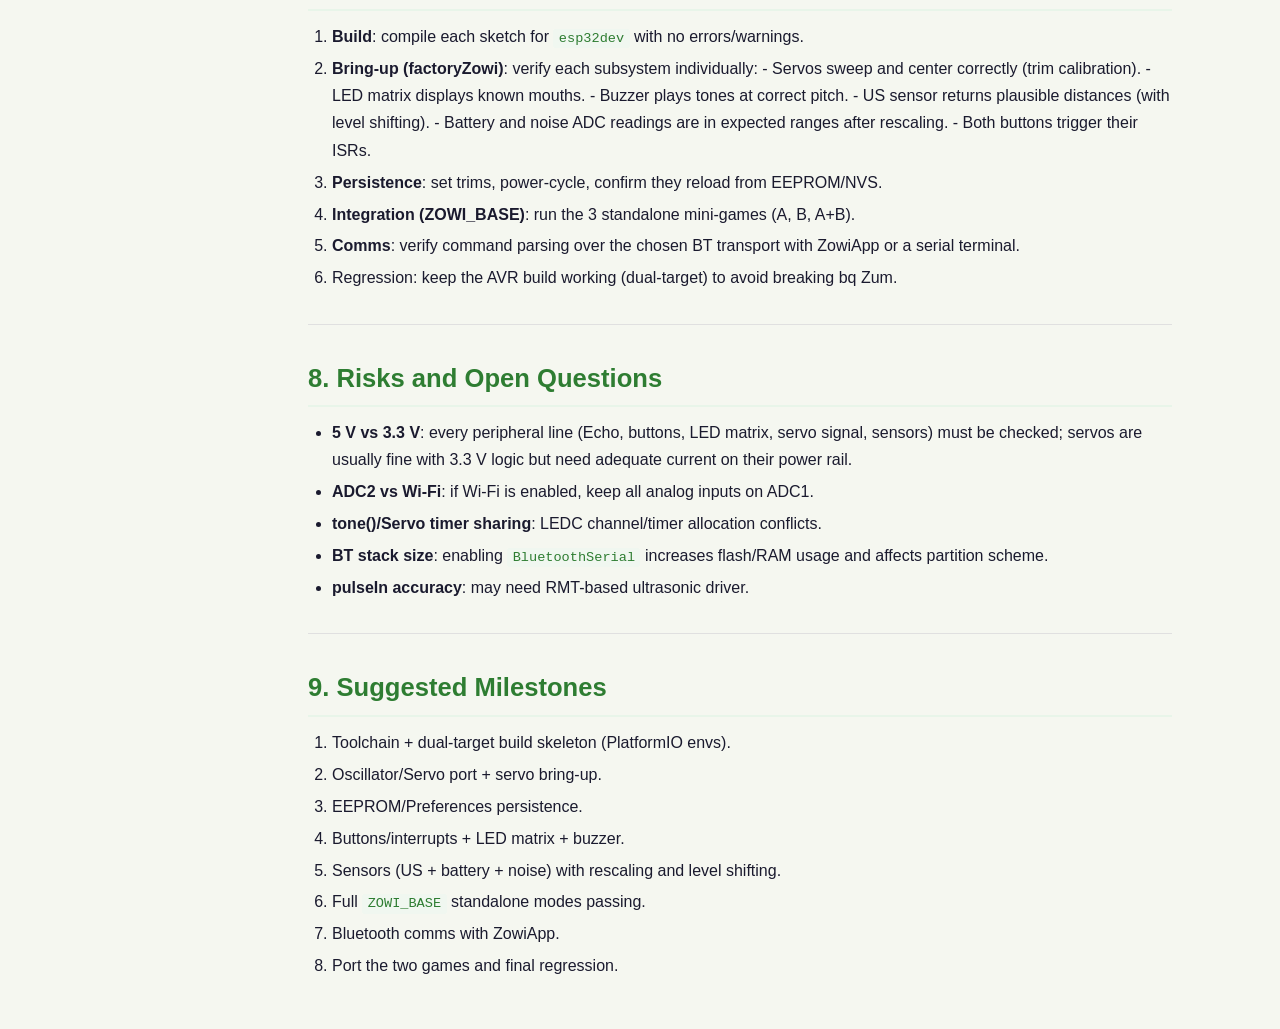
<file: docs/migrate-esp32.html>
<!DOCTYPE html>
<html lang="en">
<head>
  <meta charset="UTF-8">
  <meta name="viewport" content="width=device-width, initial-scale=1.0">
  <title>Migrate to ESP32 — Zowi Documentation</title>
  <link rel="stylesheet" href="css/style.css">
</head>
<body>
  <aside class="sidebar">
    <h1>Zowi</h1>
    <p class="subtitle">Open Robot Platform</p>
    <nav>
      <div class="nav-section">Documentation</div>
      <a href="index.html">Home</a>
      <a href="zowi-base.html">ZOWI BASE</a>
      <a href="zowi-api.html">Zowi API Reference</a>
      <a href="zowi-adivinawi.html">ZOWI Adivinawi</a>
      <a href="zowi-alarm.html">ZOWI Alarm</a>
      <a href="factory-zowi.html">Factory Zowi</a>
      <a href="arduino-libs.html">Arduino Libraries</a>
      <a href="calibration.html">Calibration</a>
      <div class="nav-section">Project Planning</div>
      <a href="migrate-esp32.html" class="active">Migrate to ESP32</a>
      <a href="zowi-vs-otto-esp32.html">Zowi vs Otto vs ESP32</a>
      <a href="zowi-vs-otto-libs.html">Zowi vs Otto Libs</a>
    </nav>
  </aside>

  <div class="main">
<h1 id="migrating-zowi-source-code-to-esp32">Migrating Zowi Source Code to ESP32</h1>
<p>This document describes a detailed plan to port the Zowi source code (currently
targeting the <strong>bq Zum</strong> board, an Arduino UNO-compatible board based on the
8-bit <strong>ATmega328P</strong>) to an <strong>ESP32</strong> (32-bit Xtensa LX6 / RISC-V, dual-core,
3.3 V logic, Wi-Fi + Bluetooth).</p>
<blockquote>
<p><strong>Note:</strong> The precompiled <code>.hex</code> binaries in <code>code/</code> are AVR machine code and
can <strong>never</strong> run on the ESP32. This plan is exclusively about recompiling the
<strong>source code</strong> (<code>.ino</code> sketches + the libraries in <code>arduinolibs/</code>) for the
ESP32 target.</p>
</blockquote>
<hr />
<h2 id="table-of-contents">Table of Contents</h2>
<ul>
<li><a href="#1-goals-and-scope">1. Goals and Scope</a></li>
<li><a href="#2-summary-of-avr-specific-dependencies-found">2. Summary of AVR-Specific Dependencies Found</a></li>
<li><a href="#3-toolchain-setup">3. Toolchain Setup</a></li>
<li><a href="#4-pin-mapping-plan">4. Pin Mapping Plan</a></li>
<li><a href="#5-library-by-library-migration-steps">5. Library-by-Library Migration Steps</a></li>
<li><a href="#51-oscillator-arduinolibsoscillator">5.1 Oscillator (<code>arduinolibs/Oscillator</code>)</a></li>
<li><a href="#52-servo-count--ledc-channels">5.2 Servo count / LEDC channels</a></li>
<li><a href="#53-eeprom-zowicpp">5.3 EEPROM (<code>Zowi.cpp</code>)</a></li>
<li><a href="#54-buttons--enableinterrupt-ino">5.4 Buttons / EnableInterrupt (<code>*.ino</code>)</a></li>
<li><a href="#55-sound--tone-zowicpp_tone">5.5 Sound / tone (<code>Zowi.cpp:_tone</code>)</a></li>
<li><a href="#56-battery-reader-batreaderhcpp">5.6 Battery reader (<code>BatReader.h/.cpp</code>)</a></li>
<li><a href="#57-ultrasonic-sensor-uscpp">5.7 Ultrasonic sensor (<code>US.cpp</code>)</a></li>
<li><a href="#58-led-matrix-ledmatrixcpp">5.8 LED matrix (<code>LedMatrix.cpp</code>)</a></li>
<li><a href="#59-zowi-core-zowicpph">5.9 Zowi core (<code>Zowi.cpp/.h</code>)</a></li>
<li><a href="#510-serial--bluetooth-ino-zowiserialcommand">5.10 Serial / Bluetooth (<code>*.ino</code>, ZowiSerialCommand)</a></li>
<li><a href="#6-sketch-level-changes">6. Sketch-Level Changes</a></li>
<li><a href="#7-validation-plan">7. Validation Plan</a></li>
<li><a href="#8-risks-and-open-questions">8. Risks and Open Questions</a></li>
<li><a href="#9-suggested-milestones">9. Suggested Milestones</a></li>
</ul>
<hr />
<h2 id="1-goals-and-scope">1. Goals and Scope</h2>
<ul>
<li>Compile and run the following sketches on ESP32:</li>
<li><code>code/base/ZOWI_BASE_v2.ino</code></li>
<li><code>code/factoryZowi/factoryZowi.ino</code></li>
<li><code>code/games/ZOWI_Adivinawi_v2/ZOWI_Adivinawi_v2.ino</code></li>
<li><code>code/games/ZOWI_Alarm_v2/ZOWI_Alarm_v2.ino</code></li>
<li>Port the supporting libraries in <code>arduinolibs/</code>:</li>
<li><code>Zowi</code>, <code>Oscillator</code>, <code>US</code>, <code>LedMatrix</code>, <code>BatReader</code>, <code>ZowiSerialCommand</code>,
    <code>EnableInterrupt</code></li>
<li>Preserve the public API of the <code>Zowi</code> class so the sketches remain (mostly)
  unchanged.</li>
</ul>
<p>Out of scope: redesigning the robot electronics. This plan assumes the same
peripherals (4 servos, HC-SR04 ultrasonic sensor, 74HC595-driven LED matrix,
buzzer, noise sensor, battery divider, 2 buttons) are wired to ESP32 GPIOs.</p>
<hr />
<h2 id="2-summary-of-avr-specific-dependencies-found">2. Summary of AVR-Specific Dependencies Found</h2>
<table>
<thead>
<tr>
<th>Area</th>
<th>Location</th>
<th>AVR dependency</th>
<th>ESP32 impact</th>
</tr>
</thead>
<tbody>
<tr>
<td>Servo control</td>
<td><code>Oscillator.h/.cpp</code>, <code>Zowi</code></td>
<td><code>&lt;Servo.h&gt;</code> (AVR Timer1)</td>
<td>Replace with <code>ESP32Servo</code> (LEDC PWM)</td>
</tr>
<tr>
<td>EEPROM</td>
<td><code>Zowi.cpp:28,77</code></td>
<td><code>&lt;EEPROM.h&gt;</code> direct read/write</td>
<td>Use ESP32 <code>EEPROM</code> emulation (<code>begin</code>/<code>commit</code>) or <code>Preferences</code></td>
</tr>
<tr>
<td>Buttons / interrupts</td>
<td><code>*.ino</code></td>
<td><code>&lt;EnableInterrupt.h&gt;</code>, <code>enableInterrupt()</code>, <code>disableInterrupt()</code></td>
<td>Not compatible; use core <code>attachInterrupt(digitalPinToInterrupt(...))</code></td>
</tr>
<tr>
<td>Buzzer / sound</td>
<td><code>Zowi.cpp:709</code></td>
<td><code>tone()</code> / <code>noTone()</code></td>
<td>Not implemented in older ESP32 cores; use LEDC tone or <code>ESP32Servo</code>'s tone, or a <code>tone()</code> shim</td>
</tr>
<tr>
<td>Analog read (noise)</td>
<td><code>Zowi.cpp:549,552</code></td>
<td><code>analogRead(A6)</code> 10-bit, 5 V ref</td>
<td>ESP32 ADC is 12-bit, 3.3 V, pins are different; rescale</td>
</tr>
<tr>
<td>Battery reader</td>
<td><code>BatReader.h:21-24</code></td>
<td><code>analogRead(A7)</code>, <code>ANA_REF 5</code>, <code>/1024</code></td>
<td>Rescale for 12-bit ADC and 3.3 V ref; A7 does not exist</td>
</tr>
<tr>
<td>Ultrasonic</td>
<td><code>US.cpp</code></td>
<td><code>pulseIn</code>, <code>digitalWrite</code>, <code>delayMicroseconds</code></td>
<td>Portable, but verify 5 V Echo -&gt; use level shifter/divider to 3.3 V</td>
</tr>
<tr>
<td>LED matrix</td>
<td><code>LedMatrix.cpp:70-86</code></td>
<td><code>asm volatile ("nop")</code> timing, pins 11/12/13 (SPI)</td>
<td><code>nop</code> compiles but timing differs; remap pins; consider <code>shiftOut</code></td>
</tr>
<tr>
<td>Pin numbers</td>
<td>all sketches / libs</td>
<td><code>2..13</code>, <code>A6</code>, <code>A7</code></td>
<td>Remap to valid ESP32 GPIOs</td>
</tr>
<tr>
<td>Serial / Bluetooth</td>
<td><code>*.ino</code></td>
<td><code>Serial</code> at 115200 for BT module</td>
<td>ESP32 has native BT (<code>BluetoothSerial</code>); can drop external module</td>
</tr>
<tr>
<td>PROGMEM / flash tables</td>
<td><code>Zowi_mouths.h</code>, <code>Zowi_sounds.h</code>, <code>Zowi_gestures.h</code></td>
<td>possible <code>PROGMEM</code></td>
<td>On ESP32 flash access is transparent; verify no <code>pgm_read_*</code> misuse</td>
</tr>
</tbody>
</table>
<hr />
<h2 id="3-toolchain-setup">3. Toolchain Setup</h2>
<ol>
<li>Install the <strong>ESP32 Arduino core</strong> (via Boards Manager URL
   <code>https://espressif.github.io/arduino-esp32/package_esp32_index.json</code>, or via
   PlatformIO <code>platform = espressif32</code>).</li>
<li>Select a target board (e.g. <code>ESP32 Dev Module</code> / <code>esp32dev</code>).</li>
<li>Install required libraries:
   - <code>ESP32Servo</code> (servo + tone replacement)
   - Optionally <code>Preferences</code> (bundled with the core) for persistent storage.</li>
<li>Recommended: adopt <strong>PlatformIO</strong> with a <code>env:esp32dev</code> so the AVR
   (<code>env:uno</code>) and ESP32 builds can coexist and be validated separately.</li>
</ol>
<hr />
<h2 id="4-pin-mapping-plan">4. Pin Mapping Plan</h2>
<p>Define a single board-config header (e.g. <code>arduinolibs/Zowi/Zowi_pins.h</code> or a
per-sketch <code>#ifdef ESP32</code> block) so pin numbers are chosen per target. Suggested
ESP32 mapping (adjust to your wiring; avoid strapping pins 0/2/12/15 and
input-only pins 34-39 for outputs):</p>
<table>
<thead>
<tr>
<th>Function</th>
<th>AVR pin</th>
<th>Suggested ESP32 GPIO</th>
<th>Notes</th>
</tr>
</thead>
<tbody>
<tr>
<td>Servo YL</td>
<td>2</td>
<td>13</td>
<td>PWM-capable (LEDC)</td>
</tr>
<tr>
<td>Servo YR</td>
<td>3</td>
<td>12</td>
<td>avoid boot strap conflicts; verify</td>
</tr>
<tr>
<td>Servo RL</td>
<td>4</td>
<td>14</td>
<td></td>
</tr>
<tr>
<td>Servo RR</td>
<td>5</td>
<td>27</td>
<td></td>
</tr>
<tr>
<td>Button 2</td>
<td>6</td>
<td>32</td>
<td>input, use <code>INPUT_PULLUP</code> if needed</td>
</tr>
<tr>
<td>Button 3</td>
<td>7</td>
<td>33</td>
<td>input</td>
</tr>
<tr>
<td>US Trigger</td>
<td>8</td>
<td>25</td>
<td>output</td>
</tr>
<tr>
<td>US Echo</td>
<td>9</td>
<td>26</td>
<td><strong>input-only tolerant; divide 5V-&gt;3.3V</strong></td>
</tr>
<tr>
<td>Buzzer</td>
<td>10</td>
<td>4</td>
<td>LEDC channel</td>
</tr>
<tr>
<td>LedMatrix SER</td>
<td>11</td>
<td>23</td>
<td></td>
</tr>
<tr>
<td>LedMatrix RCK</td>
<td>12</td>
<td>5</td>
<td></td>
</tr>
<tr>
<td>LedMatrix CLK</td>
<td>13</td>
<td>18</td>
<td></td>
</tr>
<tr>
<td>Noise sensor</td>
<td>A6</td>
<td>35</td>
<td>ADC1, input-only</td>
</tr>
<tr>
<td>Battery</td>
<td>A7</td>
<td>34</td>
<td>ADC1, input-only, via divider</td>
</tr>
</tbody>
</table>
<blockquote>
<p>Keep all servo and ADC pins on ADC1 (GPIO 32-39) if Wi-Fi is used, since ADC2
conflicts with the Wi-Fi radio.</p>
</blockquote>
<hr />
<h2 id="5-library-by-library-migration-steps">5. Library-by-Library Migration Steps</h2>
<h3 id="51-oscillator-arduinolibsoscillator">5.1 Oscillator (<code>arduinolibs/Oscillator</code>)</h3>
<ul>
<li>Replace <code>#include &lt;Servo.h&gt;</code> with <code>#include &lt;ESP32Servo.h&gt;</code>.</li>
<li><code>Servo _servo;</code> -&gt; <code>ESP32Servo</code> provides the same <code>attach/write/detach</code> API,
  so <code>Oscillator.cpp</code> should compile with minimal change.</li>
<li>In <code>attach()</code>, call <code>ESP32PWM::allocateTimer()</code> once at init (per ESP32Servo
  docs) to reserve LEDC timers for the 4 servos.</li>
<li>Verify <code>refresh()</code> timing still uses <code>millis()</code> (portable).</li>
</ul>
<h3 id="52-servo-count-ledc-channels">5.2 Servo count / LEDC channels</h3>
<ul>
<li>ESP32 has 16 LEDC channels; 4 servos + 1 buzzer fit easily.</li>
<li>Ensure the buzzer tone and servos do not share a timer that causes glitches.</li>
</ul>
<h3 id="53-eeprom-zowicpp">5.3 EEPROM (<code>Zowi.cpp</code>)</h3>
<ul>
<li>Option A (minimal change): use the ESP32 <code>EEPROM</code> emulation.</li>
<li>Add <code>EEPROM.begin(512);</code> in <code>Zowi::init()</code> before first read.</li>
<li>After each <code>EEPROM.write(...)</code> in <code>saveTrimsOnEEPROM()</code>, call
    <code>EEPROM.commit();</code>.</li>
<li>Option B (recommended long-term): migrate to <code>Preferences</code> (NVS) with keys
  for each trim and the robot name; provides wear-leveling and clearer API.</li>
<li>Keep the EEPROM address map documented in the root <code>README.md</code> (trims at
  0..3, name at 5+) if staying with Option A.</li>
</ul>
<h3 id="54-buttons-enableinterrupt-ino">5.4 Buttons / EnableInterrupt (<code>*.ino</code>)</h3>
<ul>
<li>Remove <code>#include &lt;EnableInterrupt.h&gt;</code>.</li>
<li>Replace <code>enableInterrupt(pin, isr, RISING)</code> with
  <code>attachInterrupt(digitalPinToInterrupt(pin), isr, RISING);</code>.</li>
<li>Replace <code>disableInterrupt(pin)</code> with <code>detachInterrupt(digitalPinToInterrupt(pin));</code>.</li>
<li>Mark ISRs with <code>IRAM_ATTR</code> and keep them short; set only <code>volatile</code> flags.</li>
<li>Configure button pins with <code>pinMode(pin, INPUT_PULLUP)</code> (or external pulls)
  and adjust edge (<code>FALLING</code>) to match wiring.</li>
</ul>
<h3 id="55-sound-tone-zowicpp_tone">5.5 Sound / tone (<code>Zowi.cpp:_tone</code>)</h3>
<ul>
<li>Older ESP32 cores lack <code>tone()</code>. Choose one:</li>
<li>Use <code>ESP32Servo</code>'s <code>tone(pin, freq)</code> / <code>noTone(pin)</code> helpers, or</li>
<li>Implement a small <code>tone()</code> wrapper using <code>ledcSetup</code>/<code>ledcWriteTone</code>
    (ledc API) on a dedicated buzzer channel.</li>
<li>Recent ESP32 Arduino cores (&gt;=2.0.1) do provide <code>tone()</code>/<code>noTone()</code>; if using
  such a core, no change may be needed. Verify at build time.</li>
</ul>
<h3 id="56-battery-reader-batreaderhcpp">5.6 Battery reader (<code>BatReader.h/.cpp</code>)</h3>
<ul>
<li>Change <code>#define BAT_PIN A7</code> to the mapped GPIO (e.g. 34).</li>
<li>Change ADC math: ESP32 ADC is 12-bit, so replace <code>/1024</code> with <code>/4095</code>.</li>
<li>Change <code>ANA_REF 5</code> to <code>3.3</code> (or the actual divider-scaled reference), and
  recompute the resistor divider so the max battery voltage maps under 3.3 V.</li>
<li>Consider <code>analogSetAttenuation(ADC_11db)</code> and use ESP-IDF calibration for
  better linearity.</li>
</ul>
<h3 id="57-ultrasonic-sensor-uscpp">5.7 Ultrasonic sensor (<code>US.cpp</code>)</h3>
<ul>
<li>Code is largely portable (<code>digitalWrite</code>, <code>delayMicroseconds</code>, <code>pulseIn</code>).</li>
<li><strong>Hardware:</strong> the HC-SR04 Echo outputs 5 V; the ESP32 is <strong>not 5 V-tolerant</strong>.
  Add a voltage divider or level shifter on the Echo line.</li>
<li><code>pulseIn</code> exists on ESP32 but is less accurate; if readings are noisy,
  reimplement using <code>pulseInLong</code> or a hardware timer / RMT.</li>
</ul>
<h3 id="58-led-matrix-ledmatrixcpp">5.8 LED matrix (<code>LedMatrix.cpp</code>)</h3>
<ul>
<li>Remap <code>SER/CLK/RCK</code> default pins (11/13/12) to the ESP32 mapping.</li>
<li>The <code>asm volatile ("nop")</code> calls compile on Xtensa but the timing is wildly
  different (ESP32 runs at 240 MHz vs 16 MHz). This is only a small delay for
  the 74HC595 setup/hold; it will still work but consider replacing the manual
  bit-bang loop with <code>shiftOut()</code> for clarity, or add explicit
  <code>delayMicroseconds</code>-scale timing if the shift register misbehaves.</li>
<li><code>digitalWrite</code> on ESP32 is slower than AVR, which actually helps satisfy
  74HC595 timing.</li>
</ul>
<h3 id="59-zowi-core-zowicpph">5.9 Zowi core (<code>Zowi.cpp/.h</code>)</h3>
<ul>
<li>No structural change beyond the includes above and the EEPROM <code>begin/commit</code>.</li>
<li>Verify <code>analogRead(pinNoiseSensor)</code> scaling in <code>getNoise()</code> (12-bit range) and
  adjust any thresholds used in gesture/mode logic in the sketches.</li>
<li>Verify the flash-resident tables in <code>Zowi_mouths.h</code>, <code>Zowi_sounds.h</code>,
  <code>Zowi_gestures.h</code> do not rely on <code>PROGMEM</code> + <code>pgm_read_*</code>; on ESP32 plain
  arrays are directly addressable, so remove any <code>pgm_read_*</code> accessors if
  present.</li>
</ul>
<h3 id="510-serial-bluetooth-ino-zowiserialcommand">5.10 Serial / Bluetooth (<code>*.ino</code>, ZowiSerialCommand)</h3>
<ul>
<li>The original design talks to the ZowiApp over an external BT module on the
  hardware <code>Serial</code> (115200). On ESP32 you can either:</li>
<li>Keep using an external module on a <code>HardwareSerial</code> (e.g. <code>Serial2</code>), or</li>
<li>Use the ESP32's built-in Bluetooth via <code>BluetoothSerial</code> and feed its stream
    into <code>ZowiSerialCommand</code>. Ensure <code>ZowiSerialCommand</code> accepts a <code>Stream&amp;</code>
    (refactor if it hardcodes <code>Serial</code>).</li>
</ul>
<hr />
<h2 id="6-sketch-level-changes">6. Sketch-Level Changes</h2>
<p>For each <code>.ino</code>:
1. Add a target guard block, e.g.:
   <code>cpp
   #if defined(ESP32)
     #define PIN_YL 13
     // ... ESP32 pins
   #else
     #define PIN_YL 2
     // ... AVR pins
   #endif</code>
2. Swap the interrupt include/API as in 5.4.
3. Confirm <code>Serial.begin(115200)</code> and (optionally) <code>BluetoothSerial</code> init.
4. Rebuild and address compiler errors iteratively.</p>
<p>Recommended file order: <code>factoryZowi.ino</code> (calibration/hardware bring-up) -&gt;
<code>ZOWI_BASE_v2.ino</code> -&gt; the two games.</p>
<hr />
<h2 id="7-validation-plan">7. Validation Plan</h2>
<ol>
<li><strong>Build</strong>: compile each sketch for <code>esp32dev</code> with no errors/warnings.</li>
<li><strong>Bring-up (factoryZowi)</strong>: verify each subsystem individually:
   - Servos sweep and center correctly (trim calibration).
   - LED matrix displays known mouths.
   - Buzzer plays tones at correct pitch.
   - US sensor returns plausible distances (with level shifting).
   - Battery and noise ADC readings are in expected ranges after rescaling.
   - Both buttons trigger their ISRs.</li>
<li><strong>Persistence</strong>: set trims, power-cycle, confirm they reload from EEPROM/NVS.</li>
<li><strong>Integration (ZOWI_BASE)</strong>: run the 3 standalone mini-games (A, B, A+B).</li>
<li><strong>Comms</strong>: verify command parsing over the chosen BT transport with ZowiApp
   or a serial terminal.</li>
<li>Regression: keep the AVR build working (dual-target) to avoid breaking bq Zum.</li>
</ol>
<hr />
<h2 id="8-risks-and-open-questions">8. Risks and Open Questions</h2>
<ul>
<li><strong>5 V vs 3.3 V</strong>: every peripheral line (Echo, buttons, LED matrix, servo
  signal, sensors) must be checked; servos are usually fine with 3.3 V logic but
  need adequate current on their power rail.</li>
<li><strong>ADC2 vs Wi-Fi</strong>: if Wi-Fi is enabled, keep all analog inputs on ADC1.</li>
<li><strong>tone()/Servo timer sharing</strong>: LEDC channel/timer allocation conflicts.</li>
<li><strong>BT stack size</strong>: enabling <code>BluetoothSerial</code> increases flash/RAM usage and
  affects partition scheme.</li>
<li><strong>pulseIn accuracy</strong>: may need RMT-based ultrasonic driver.</li>
</ul>
<hr />
<h2 id="9-suggested-milestones">9. Suggested Milestones</h2>
<ol>
<li>Toolchain + dual-target build skeleton (PlatformIO envs).</li>
<li>Oscillator/Servo port + servo bring-up.</li>
<li>EEPROM/Preferences persistence.</li>
<li>Buttons/interrupts + LED matrix + buzzer.</li>
<li>Sensors (US + battery + noise) with rescaling and level shifting.</li>
<li>Full <code>ZOWI_BASE</code> standalone modes passing.</li>
<li>Bluetooth comms with ZowiApp.</li>
<li>Port the two games and final regression.</li>
</ol>
  </div>
</body>
</html>
</file>
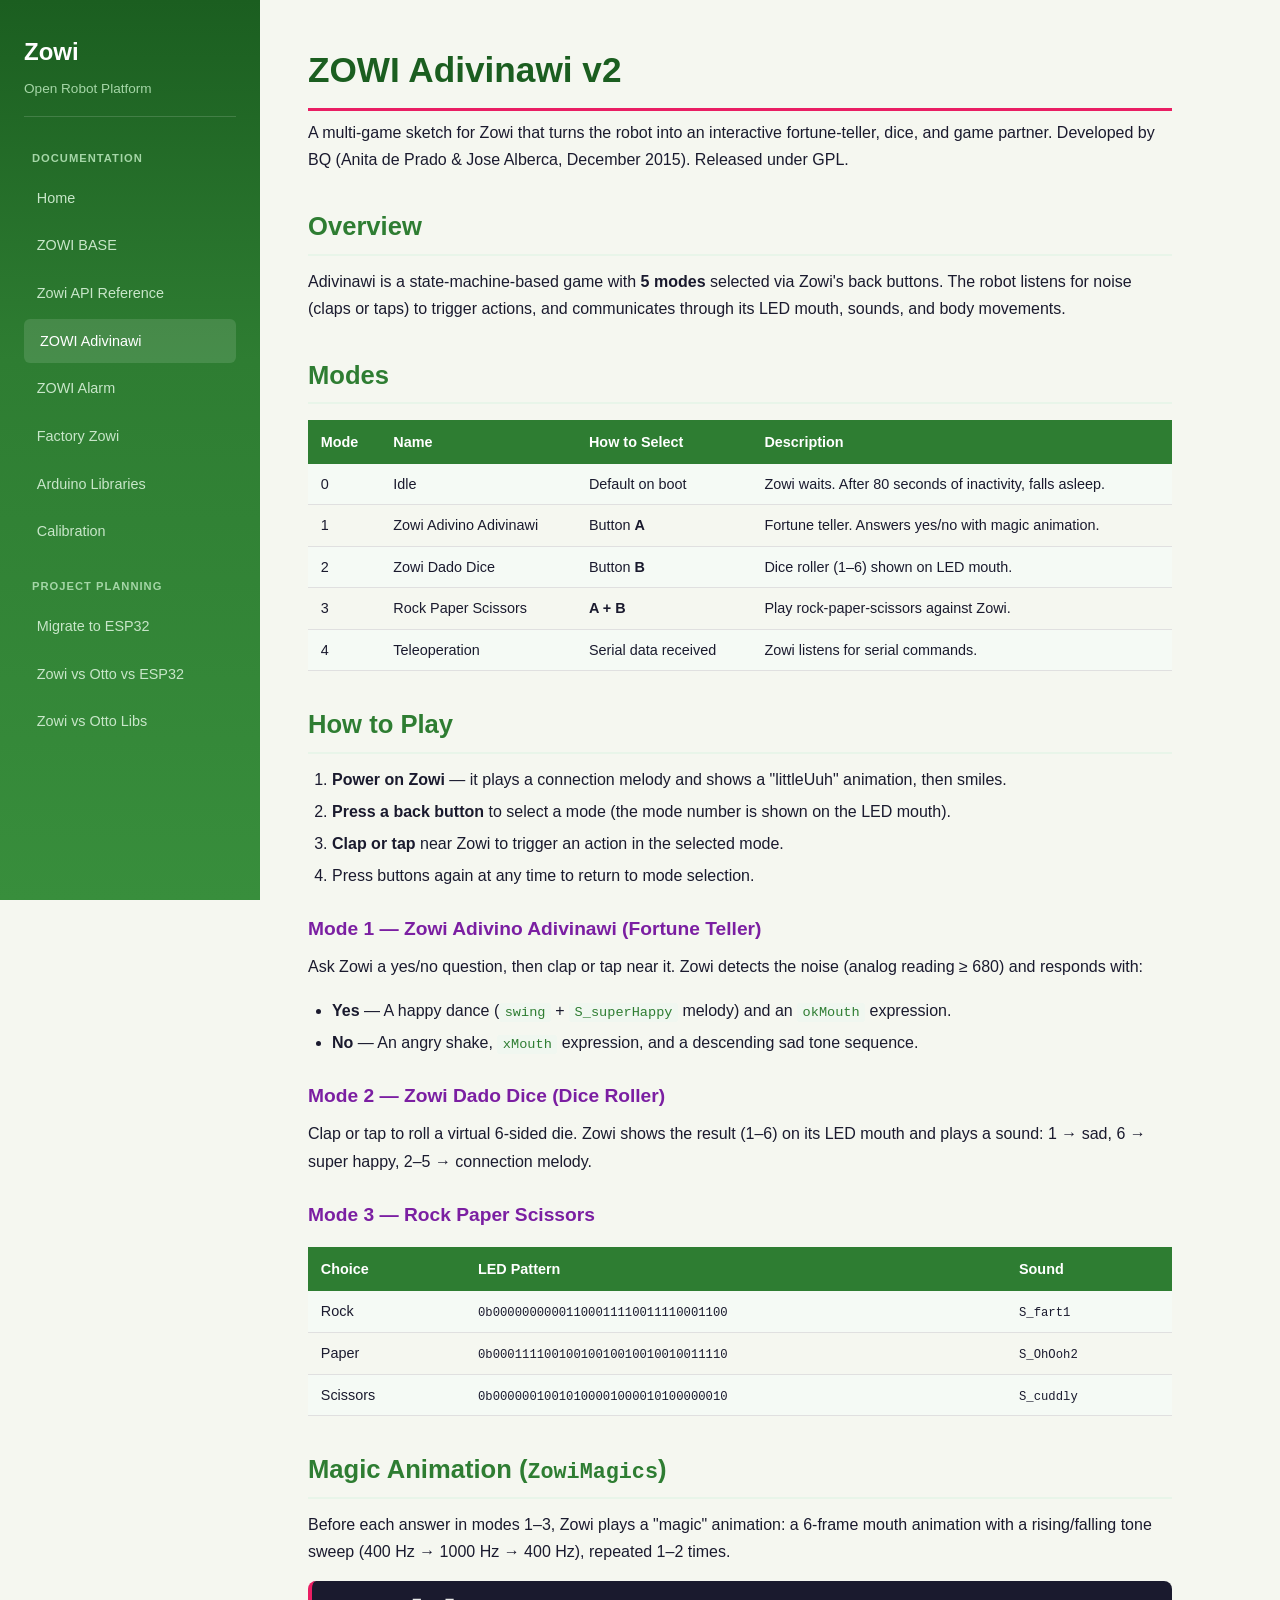
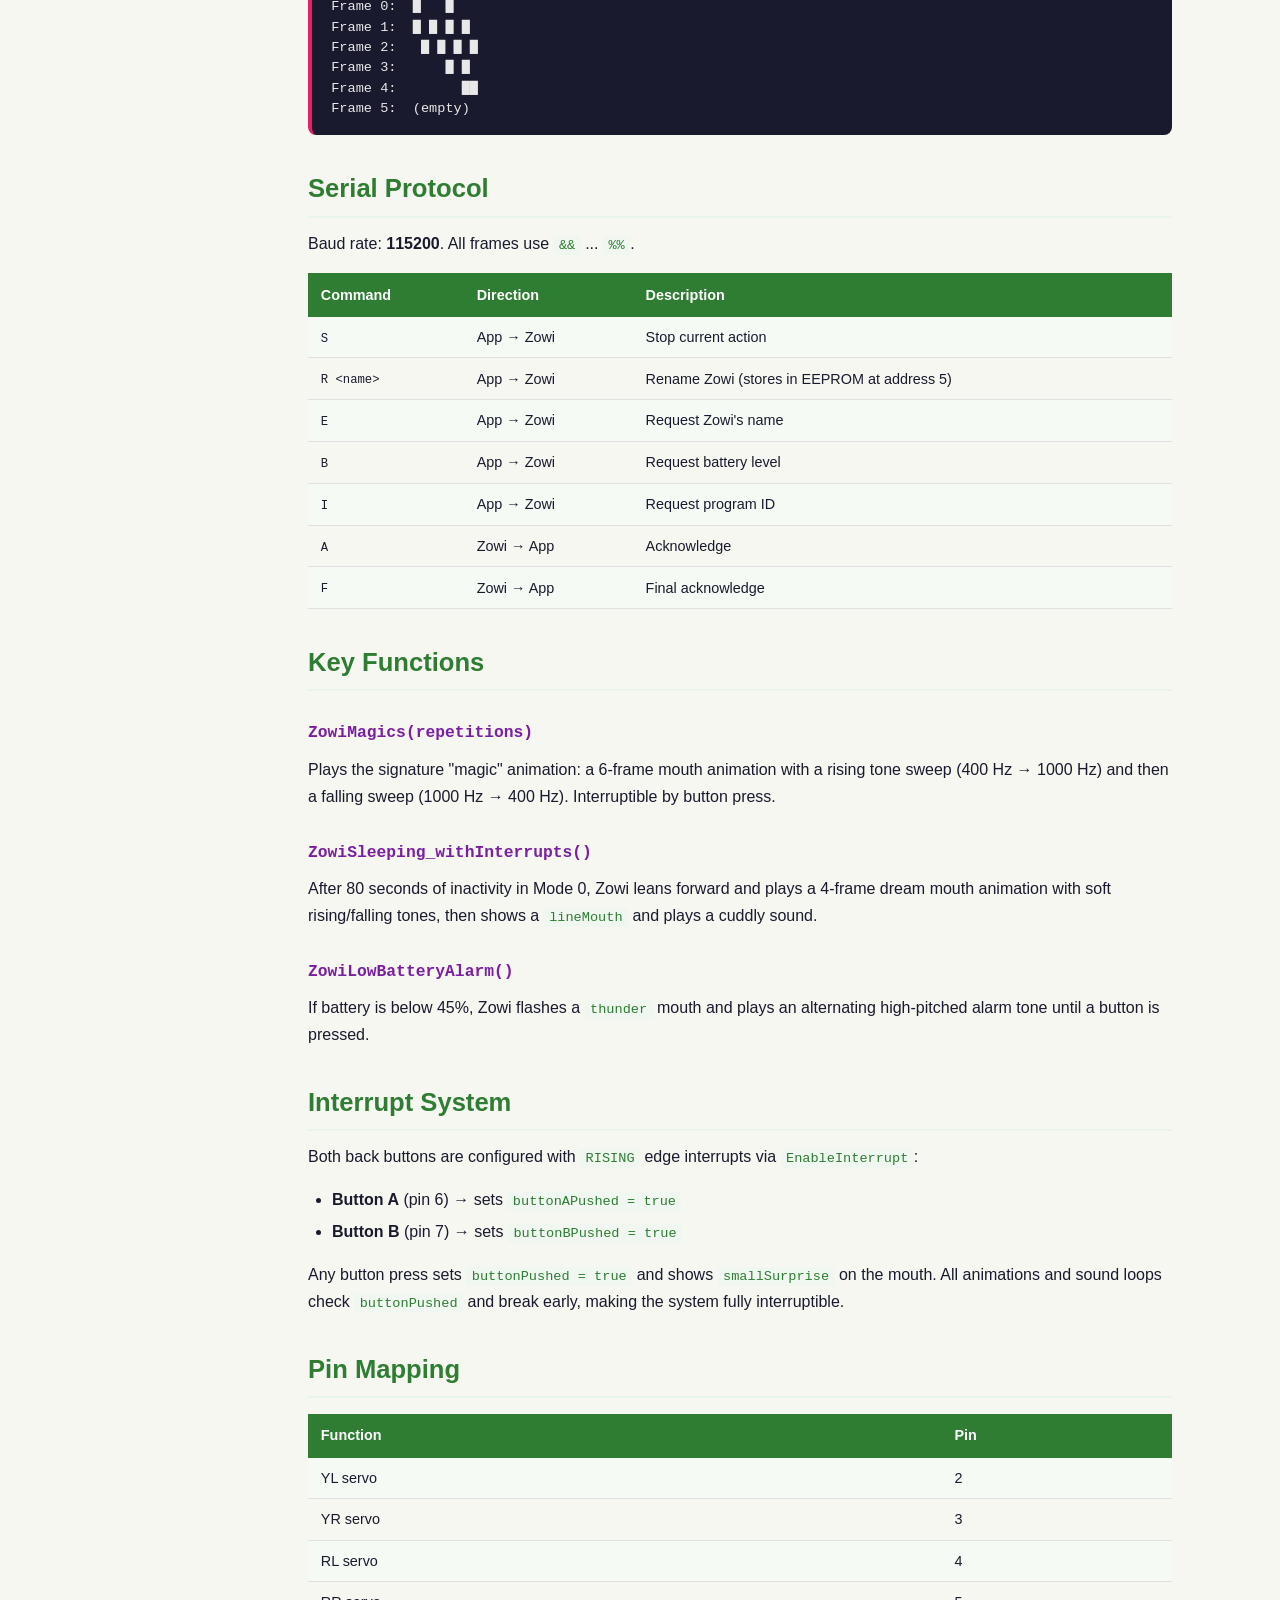
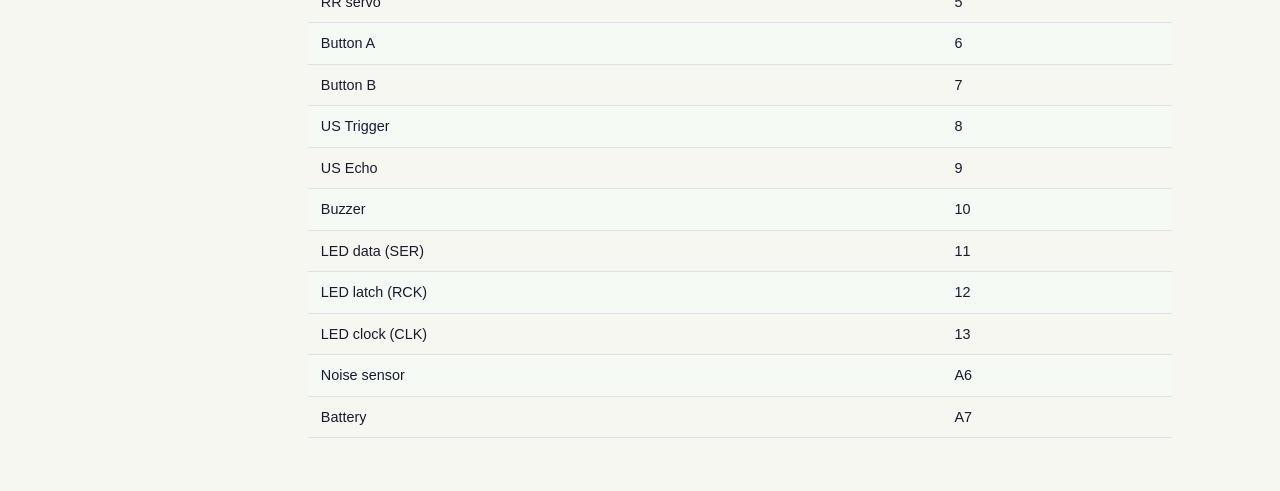
<file: docs/zowi-adivinawi.html>
<!DOCTYPE html>
<html lang="en">
<head>
  <meta charset="UTF-8">
  <meta name="viewport" content="width=device-width, initial-scale=1.0">
  <title>ZOWI Adivinawi — Zowi Documentation</title>
  <link rel="stylesheet" href="css/style.css">
</head>
<body>
  <aside class="sidebar">
    <h1>Zowi</h1>
    <p class="subtitle">Open Robot Platform</p>
    <nav>
      <div class="nav-section">Documentation</div>
      <a href="index.html">Home</a>
      <a href="zowi-base.html">ZOWI BASE</a>
      <a href="zowi-api.html">Zowi API Reference</a>
      <a href="zowi-adivinawi.html" class="active">ZOWI Adivinawi</a>
      <a href="zowi-alarm.html">ZOWI Alarm</a>
      <a href="factory-zowi.html">Factory Zowi</a>
      <a href="arduino-libs.html">Arduino Libraries</a>
      <a href="calibration.html">Calibration</a>
      <div class="nav-section">Project Planning</div>
      <a href="migrate-esp32.html">Migrate to ESP32</a>
      <a href="zowi-vs-otto-esp32.html">Zowi vs Otto vs ESP32</a>
      <a href="zowi-vs-otto-libs.html">Zowi vs Otto Libs</a>
    </nav>
  </aside>

  <div class="main">
    <h1>ZOWI Adivinawi v2</h1>
    <p>A multi-game sketch for Zowi that turns the robot into an interactive fortune-teller, dice, and game partner. Developed by BQ (Anita de Prado &amp; Jose Alberca, December 2015). Released under GPL.</p>

    <h2>Overview</h2>
    <p>Adivinawi is a state-machine-based game with <strong>5 modes</strong> selected via Zowi's back buttons. The robot listens for noise (claps or taps) to trigger actions, and communicates through its LED mouth, sounds, and body movements.</p>

    <h2>Modes</h2>
    <table>
      <tr><th>Mode</th><th>Name</th><th>How to Select</th><th>Description</th></tr>
      <tr><td>0</td><td>Idle</td><td>Default on boot</td><td>Zowi waits. After 80 seconds of inactivity, falls asleep.</td></tr>
      <tr><td>1</td><td>Zowi Adivino Adivinawi</td><td>Button <strong>A</strong></td><td>Fortune teller. Answers yes/no with magic animation.</td></tr>
      <tr><td>2</td><td>Zowi Dado Dice</td><td>Button <strong>B</strong></td><td>Dice roller (1–6) shown on LED mouth.</td></tr>
      <tr><td>3</td><td>Rock Paper Scissors</td><td><strong>A + B</strong></td><td>Play rock-paper-scissors against Zowi.</td></tr>
      <tr><td>4</td><td>Teleoperation</td><td>Serial data received</td><td>Zowi listens for serial commands.</td></tr>
    </table>

    <h2>How to Play</h2>
    <ol>
      <li><strong>Power on Zowi</strong> — it plays a connection melody and shows a "littleUuh" animation, then smiles.</li>
      <li><strong>Press a back button</strong> to select a mode (the mode number is shown on the LED mouth).</li>
      <li><strong>Clap or tap</strong> near Zowi to trigger an action in the selected mode.</li>
      <li>Press buttons again at any time to return to mode selection.</li>
    </ol>

    <h3>Mode 1 — Zowi Adivino Adivinawi (Fortune Teller)</h3>
    <p>Ask Zowi a yes/no question, then clap or tap near it. Zowi detects the noise (analog reading ≥ 680) and responds with:</p>
    <ul>
      <li><strong>Yes</strong> — A happy dance (<code>swing</code> + <code>S_superHappy</code> melody) and an <code>okMouth</code> expression.</li>
      <li><strong>No</strong> — An angry shake, <code>xMouth</code> expression, and a descending sad tone sequence.</li>
    </ul>

    <h3>Mode 2 — Zowi Dado Dice (Dice Roller)</h3>
    <p>Clap or tap to roll a virtual 6-sided die. Zowi shows the result (1–6) on its LED mouth and plays a sound: 1 → sad, 6 → super happy, 2–5 → connection melody.</p>

    <h3>Mode 3 — Rock Paper Scissors</h3>
    <table>
      <tr><th>Choice</th><th>LED Pattern</th><th>Sound</th></tr>
      <tr><td>Rock</td><td><code>0b00000000001100011110011110001100</code></td><td><code>S_fart1</code></td></tr>
      <tr><td>Paper</td><td><code>0b00011110010010010010010010011110</code></td><td><code>S_OhOoh2</code></td></tr>
      <tr><td>Scissors</td><td><code>0b00000010010100001000010100000010</code></td><td><code>S_cuddly</code></td></tr>
    </table>

    <h2>Magic Animation (<code>ZowiMagics</code>)</h2>
    <p>Before each answer in modes 1–3, Zowi plays a "magic" animation: a 6-frame mouth animation with a rising/falling tone sweep (400 Hz → 1000 Hz → 400 Hz), repeated 1–2 times.</p>
    <pre>
Frame 0:  █   █
Frame 1:  █ █ █ █
Frame 2:   █ █ █ █
Frame 3:      █ █
Frame 4:        ██
Frame 5:  (empty)</pre>

    <h2>Serial Protocol</h2>
    <p>Baud rate: <strong>115200</strong>. All frames use <code>&&</code> ... <code>%%</code>.</p>
    <table>
      <tr><th>Command</th><th>Direction</th><th>Description</th></tr>
      <tr><td><code>S</code></td><td>App → Zowi</td><td>Stop current action</td></tr>
      <tr><td><code>R &lt;name&gt;</code></td><td>App → Zowi</td><td>Rename Zowi (stores in EEPROM at address 5)</td></tr>
      <tr><td><code>E</code></td><td>App → Zowi</td><td>Request Zowi's name</td></tr>
      <tr><td><code>B</code></td><td>App → Zowi</td><td>Request battery level</td></tr>
      <tr><td><code>I</code></td><td>App → Zowi</td><td>Request program ID</td></tr>
      <tr><td><code>A</code></td><td>Zowi → App</td><td>Acknowledge</td></tr>
      <tr><td><code>F</code></td><td>Zowi → App</td><td>Final acknowledge</td></tr>
    </table>

    <h2>Key Functions</h2>

    <h3><code>ZowiMagics(repetitions)</code></h3>
    <p>Plays the signature "magic" animation: a 6-frame mouth animation with a rising tone sweep (400 Hz → 1000 Hz) and then a falling sweep (1000 Hz → 400 Hz). Interruptible by button press.</p>

    <h3><code>ZowiSleeping_withInterrupts()</code></h3>
    <p>After 80 seconds of inactivity in Mode 0, Zowi leans forward and plays a 4-frame dream mouth animation with soft rising/falling tones, then shows a <code>lineMouth</code> and plays a cuddly sound.</p>

    <h3><code>ZowiLowBatteryAlarm()</code></h3>
    <p>If battery is below 45%, Zowi flashes a <code>thunder</code> mouth and plays an alternating high-pitched alarm tone until a button is pressed.</p>

    <h2>Interrupt System</h2>
    <p>Both back buttons are configured with <code>RISING</code> edge interrupts via <code>EnableInterrupt</code>:</p>
    <ul>
      <li><strong>Button A</strong> (pin 6) → sets <code>buttonAPushed = true</code></li>
      <li><strong>Button B</strong> (pin 7) → sets <code>buttonBPushed = true</code></li>
    </ul>
    <p>Any button press sets <code>buttonPushed = true</code> and shows <code>smallSurprise</code> on the mouth. All animations and sound loops check <code>buttonPushed</code> and break early, making the system fully interruptible.</p>

    <h2>Pin Mapping</h2>
    <table>
      <tr><th>Function</th><th>Pin</th></tr>
      <tr><td>YL servo</td><td>2</td></tr>
      <tr><td>YR servo</td><td>3</td></tr>
      <tr><td>RL servo</td><td>4</td></tr>
      <tr><td>RR servo</td><td>5</td></tr>
      <tr><td>Button A</td><td>6</td></tr>
      <tr><td>Button B</td><td>7</td></tr>
      <tr><td>US Trigger</td><td>8</td></tr>
      <tr><td>US Echo</td><td>9</td></tr>
      <tr><td>Buzzer</td><td>10</td></tr>
      <tr><td>LED data (SER)</td><td>11</td></tr>
      <tr><td>LED latch (RCK)</td><td>12</td></tr>
      <tr><td>LED clock (CLK)</td><td>13</td></tr>
      <tr><td>Noise sensor</td><td>A6</td></tr>
      <tr><td>Battery</td><td>A7</td></tr>
    </table>
  </div>
</body>
</html>
</file>
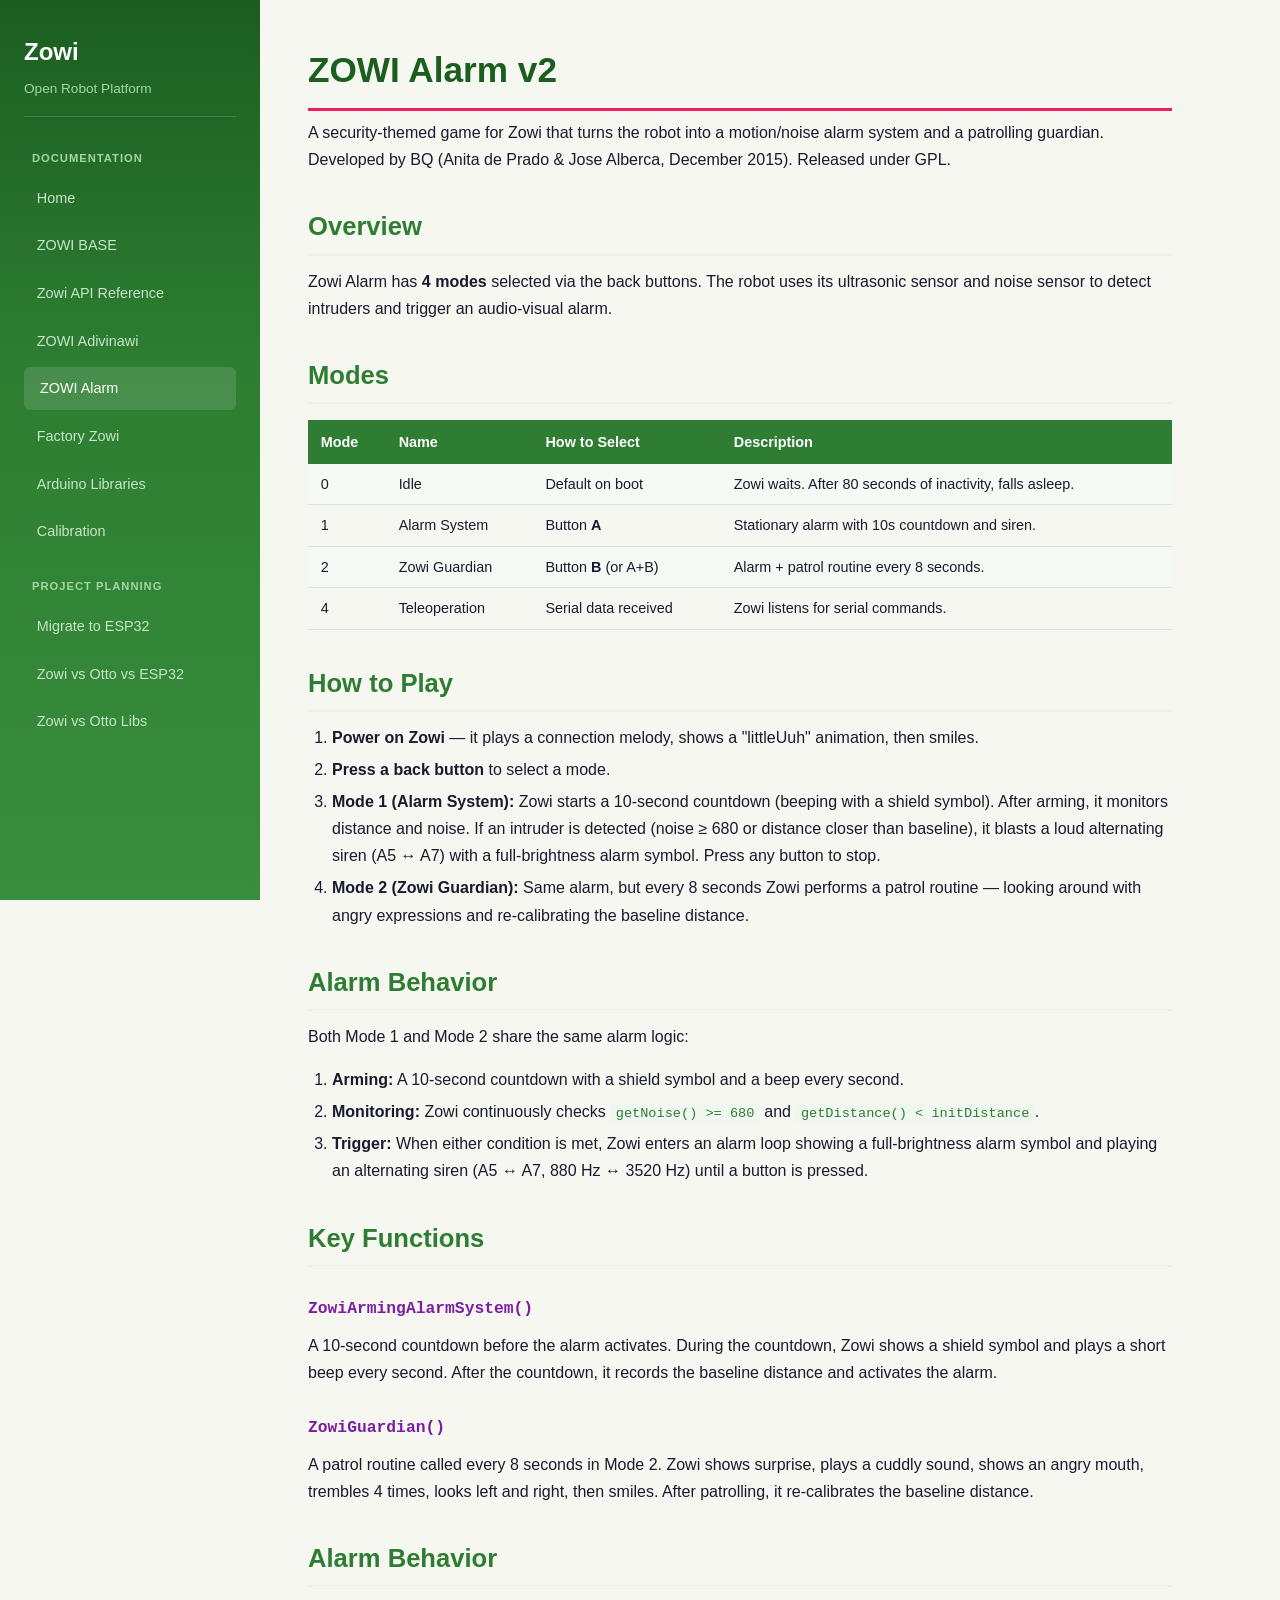
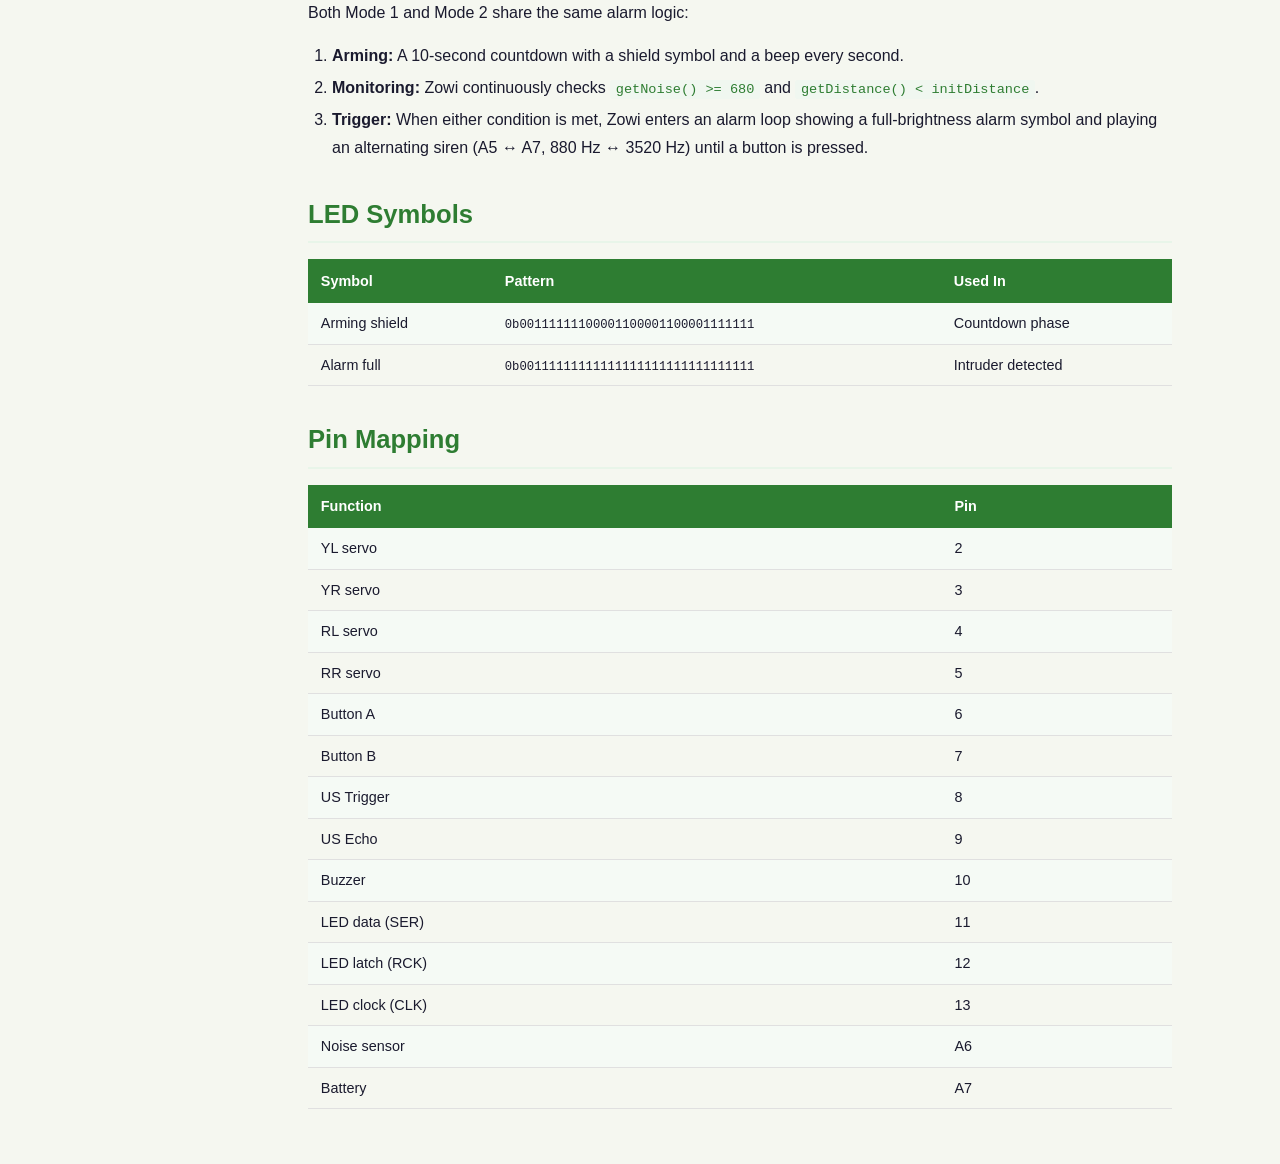
<file: docs/zowi-alarm.html>
<!DOCTYPE html>
<html lang="en">
<head>
  <meta charset="UTF-8">
  <meta name="viewport" content="width=device-width, initial-scale=1.0">
  <title>ZOWI Alarm — Zowi Documentation</title>
  <link rel="stylesheet" href="css/style.css">
</head>
<body>
  <aside class="sidebar">
    <h1>Zowi</h1>
    <p class="subtitle">Open Robot Platform</p>
    <nav>
      <div class="nav-section">Documentation</div>
      <a href="index.html">Home</a>
      <a href="zowi-base.html">ZOWI BASE</a>
      <a href="zowi-api.html">Zowi API Reference</a>
      <a href="zowi-adivinawi.html">ZOWI Adivinawi</a>
      <a href="zowi-alarm.html" class="active">ZOWI Alarm</a>
      <a href="factory-zowi.html">Factory Zowi</a>
      <a href="arduino-libs.html">Arduino Libraries</a>
      <a href="calibration.html">Calibration</a>
      <div class="nav-section">Project Planning</div>
      <a href="migrate-esp32.html">Migrate to ESP32</a>
      <a href="zowi-vs-otto-esp32.html">Zowi vs Otto vs ESP32</a>
      <a href="zowi-vs-otto-libs.html">Zowi vs Otto Libs</a>
    </nav>
  </aside>

  <div class="main">
    <h1>ZOWI Alarm v2</h1>
    <p>A security-themed game for Zowi that turns the robot into a motion/noise alarm system and a patrolling guardian. Developed by BQ (Anita de Prado &amp; Jose Alberca, December 2015). Released under GPL.</p>

    <h2>Overview</h2>
    <p>Zowi Alarm has <strong>4 modes</strong> selected via the back buttons. The robot uses its ultrasonic sensor and noise sensor to detect intruders and trigger an audio-visual alarm.</p>

    <h2>Modes</h2>
    <table>
      <tr><th>Mode</th><th>Name</th><th>How to Select</th><th>Description</th></tr>
      <tr><td>0</td><td>Idle</td><td>Default on boot</td><td>Zowi waits. After 80 seconds of inactivity, falls asleep.</td></tr>
      <tr><td>1</td><td>Alarm System</td><td>Button <strong>A</strong></td><td>Stationary alarm with 10s countdown and siren.</td></tr>
      <tr><td>2</td><td>Zowi Guardian</td><td>Button <strong>B</strong> (or A+B)</td><td>Alarm + patrol routine every 8 seconds.</td></tr>
      <tr><td>4</td><td>Teleoperation</td><td>Serial data received</td><td>Zowi listens for serial commands.</td></tr>
    </table>

    <h2>How to Play</h2>
    <ol>
      <li><strong>Power on Zowi</strong> — it plays a connection melody, shows a "littleUuh" animation, then smiles.</li>
      <li><strong>Press a back button</strong> to select a mode.</li>
      <li><strong>Mode 1 (Alarm System):</strong> Zowi starts a 10-second countdown (beeping with a shield symbol). After arming, it monitors distance and noise. If an intruder is detected (noise ≥ 680 or distance closer than baseline), it blasts a loud alternating siren (A5 ↔ A7) with a full-brightness alarm symbol. Press any button to stop.</li>
      <li><strong>Mode 2 (Zowi Guardian):</strong> Same alarm, but every 8 seconds Zowi performs a patrol routine — looking around with angry expressions and re-calibrating the baseline distance.</li>
    </ol>

    <h2>Alarm Behavior</h2>
    <p>Both Mode 1 and Mode 2 share the same alarm logic:</p>
    <ol>
      <li><strong>Arming:</strong> A 10-second countdown with a shield symbol and a beep every second.</li>
      <li><strong>Monitoring:</strong> Zowi continuously checks <code>getNoise() &gt;= 680</code> and <code>getDistance() &lt; initDistance</code>.</li>
      <li><strong>Trigger:</strong> When either condition is met, Zowi enters an alarm loop showing a full-brightness alarm symbol and playing an alternating siren (A5 ↔ A7, 880 Hz ↔ 3520 Hz) until a button is pressed.</li>
    </ol>

    <h2>Key Functions</h2>

    <h3><code>ZowiArmingAlarmSystem()</code></h3>
    <p>A 10-second countdown before the alarm activates. During the countdown, Zowi shows a shield symbol and plays a short beep every second. After the countdown, it records the baseline distance and activates the alarm.</p>

    <h3><code>ZowiGuardian()</code></h3>
    <p>A patrol routine called every 8 seconds in Mode 2. Zowi shows surprise, plays a cuddly sound, shows an angry mouth, trembles 4 times, looks left and right, then smiles. After patrolling, it re-calibrates the baseline distance.</p>

    <h2>Alarm Behavior</h2>
    <p>Both Mode 1 and Mode 2 share the same alarm logic:</p>
    <ol>
      <li><strong>Arming:</strong> A 10-second countdown with a shield symbol and a beep every second.</li>
      <li><strong>Monitoring:</strong> Zowi continuously checks <code>getNoise() &gt;= 680</code> and <code>getDistance() &lt; initDistance</code>.</li>
      <li><strong>Trigger:</strong> When either condition is met, Zowi enters an alarm loop showing a full-brightness alarm symbol and playing an alternating siren (A5 ↔ A7, 880 Hz ↔ 3520 Hz) until a button is pressed.</li>
    </ol>

    <h2>LED Symbols</h2>
    <table>
      <tr><th>Symbol</th><th>Pattern</th><th>Used In</th></tr>
      <tr><td>Arming shield</td><td><code>0b00111111100001100001100001111111</code></td><td>Countdown phase</td></tr>
      <tr><td>Alarm full</td><td><code>0b00111111111111111111111111111111</code></td><td>Intruder detected</td></tr>
    </table>

    <h2>Pin Mapping</h2>
    <table>
      <tr><th>Function</th><th>Pin</th></tr>
      <tr><td>YL servo</td><td>2</td></tr>
      <tr><td>YR servo</td><td>3</td></tr>
      <tr><td>RL servo</td><td>4</td></tr>
      <tr><td>RR servo</td><td>5</td></tr>
      <tr><td>Button A</td><td>6</td></tr>
      <tr><td>Button B</td><td>7</td></tr>
      <tr><td>US Trigger</td><td>8</td></tr>
      <tr><td>US Echo</td><td>9</td></tr>
      <tr><td>Buzzer</td><td>10</td></tr>
      <tr><td>LED data (SER)</td><td>11</td></tr>
      <tr><td>LED latch (RCK)</td><td>12</td></tr>
      <tr><td>LED clock (CLK)</td><td>13</td></tr>
      <tr><td>Noise sensor</td><td>A6</td></tr>
      <tr><td>Battery</td><td>A7</td></tr>
    </table>
  </div>
</body>
</html>
</file>
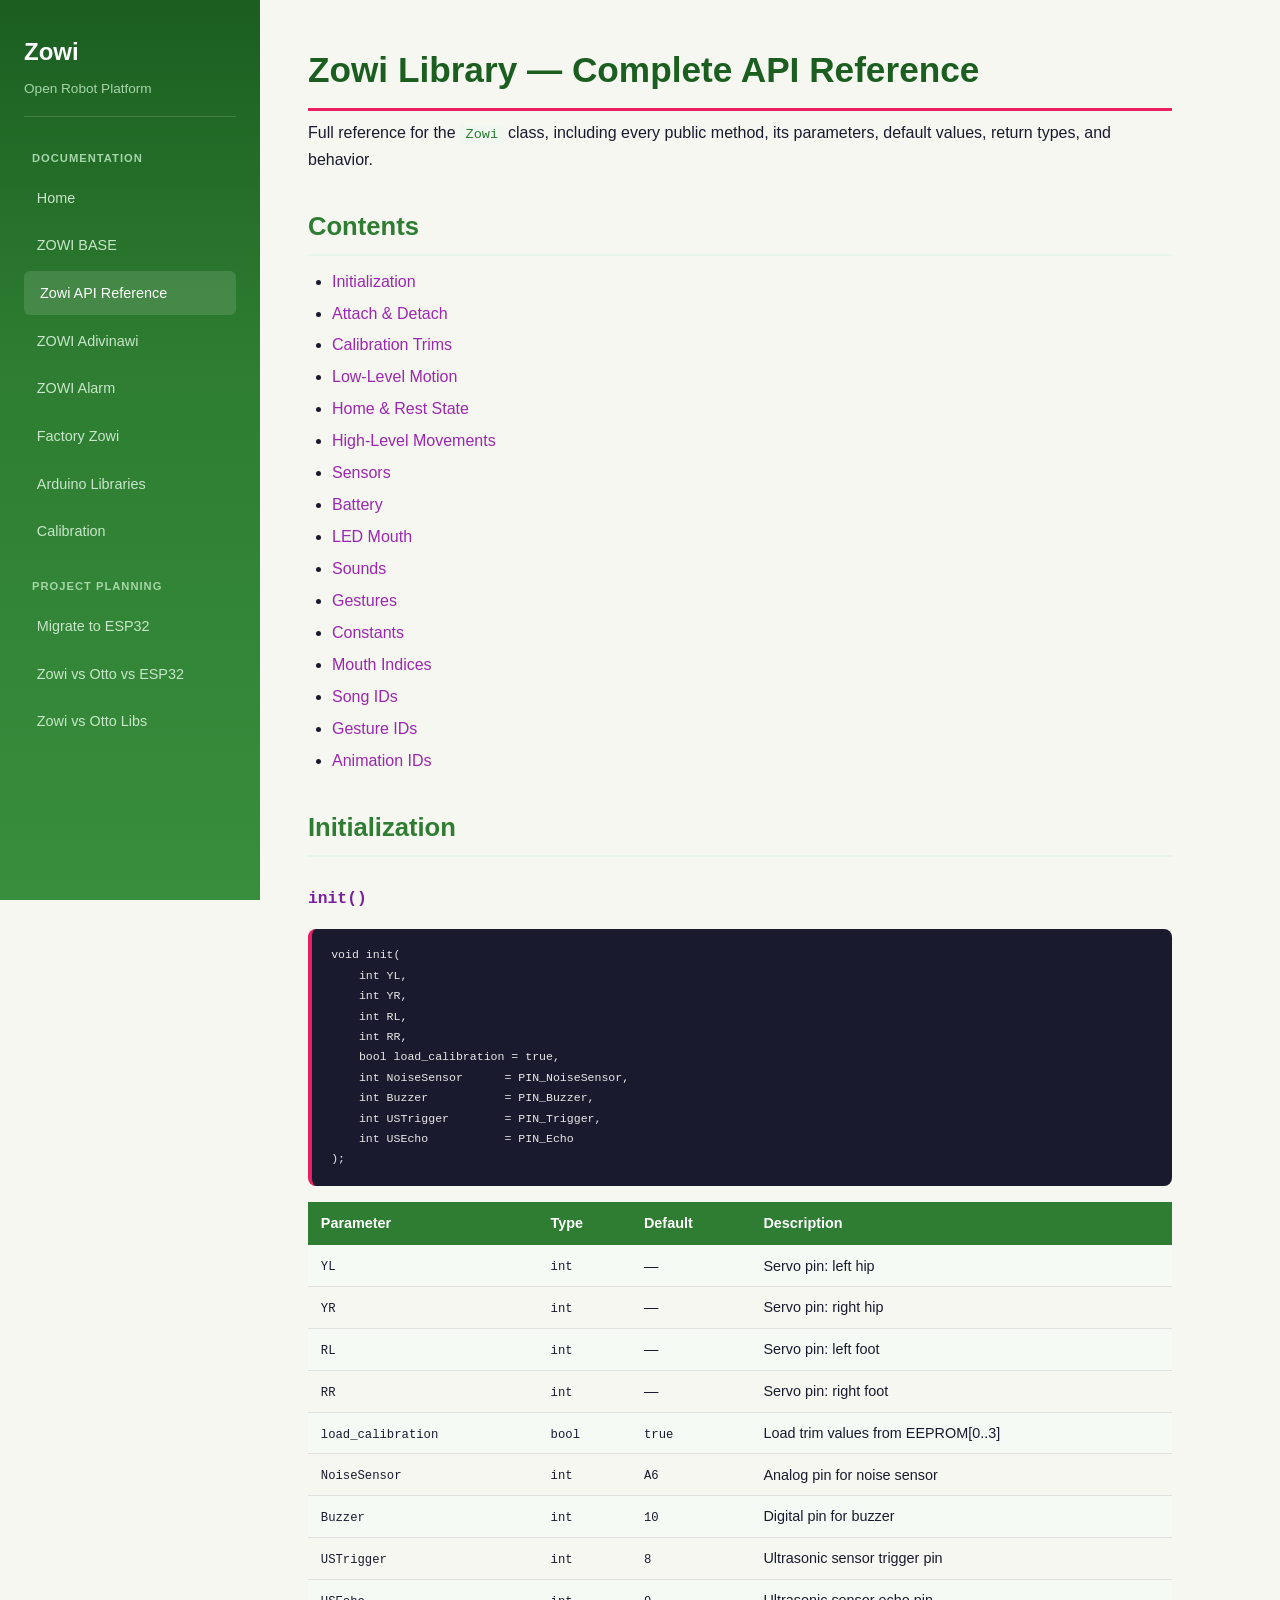
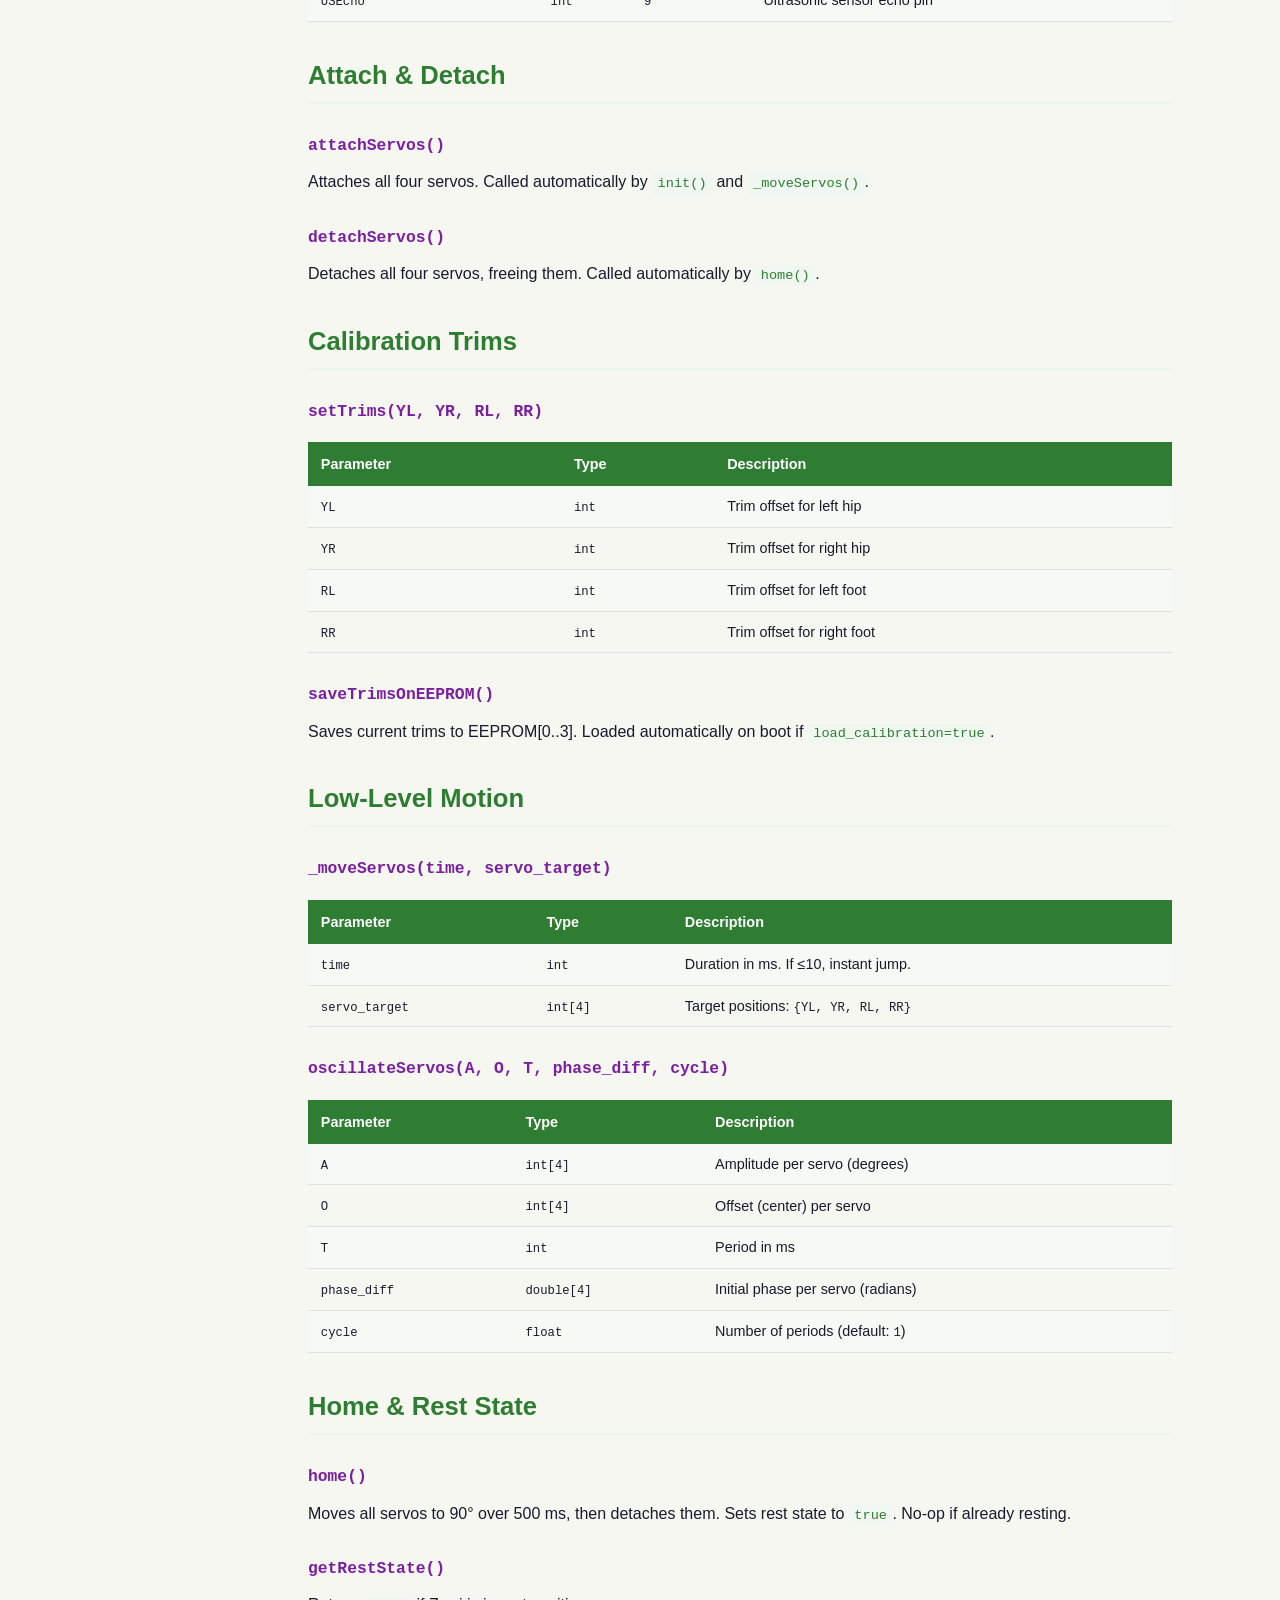
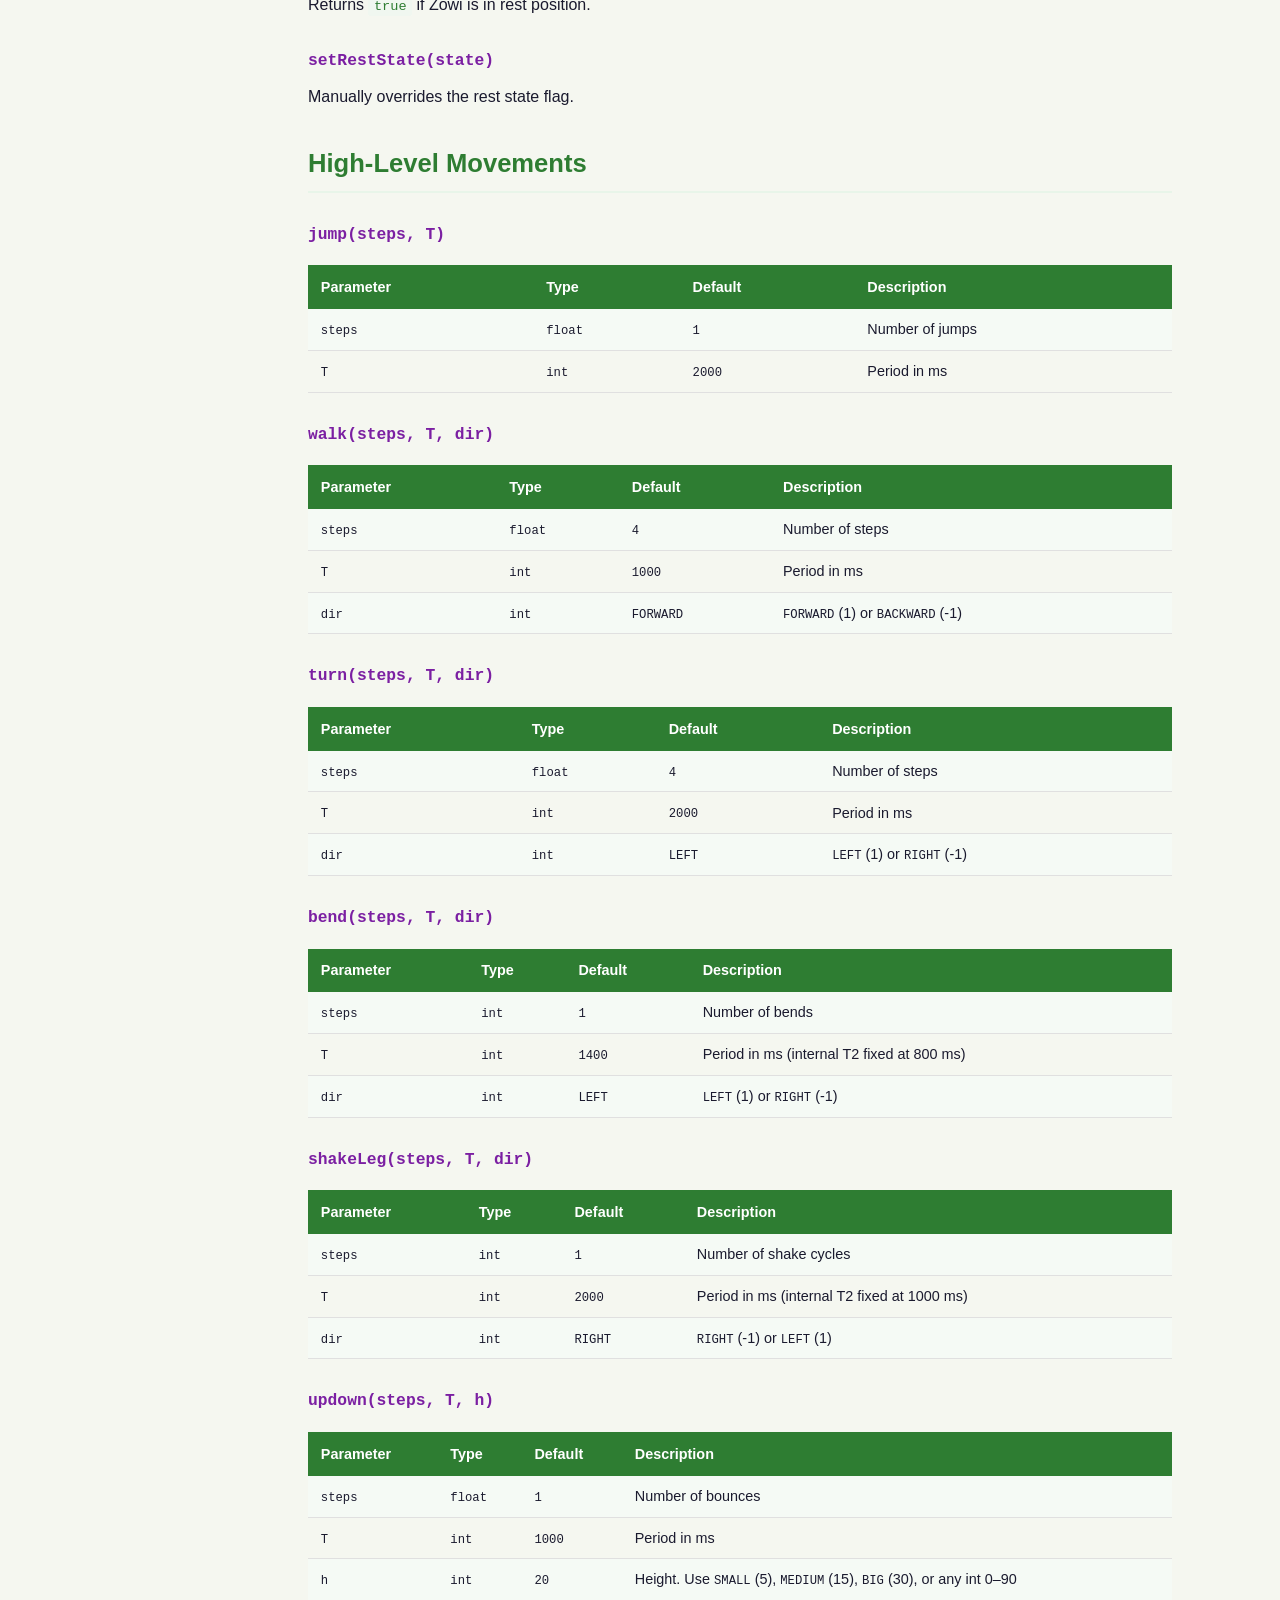
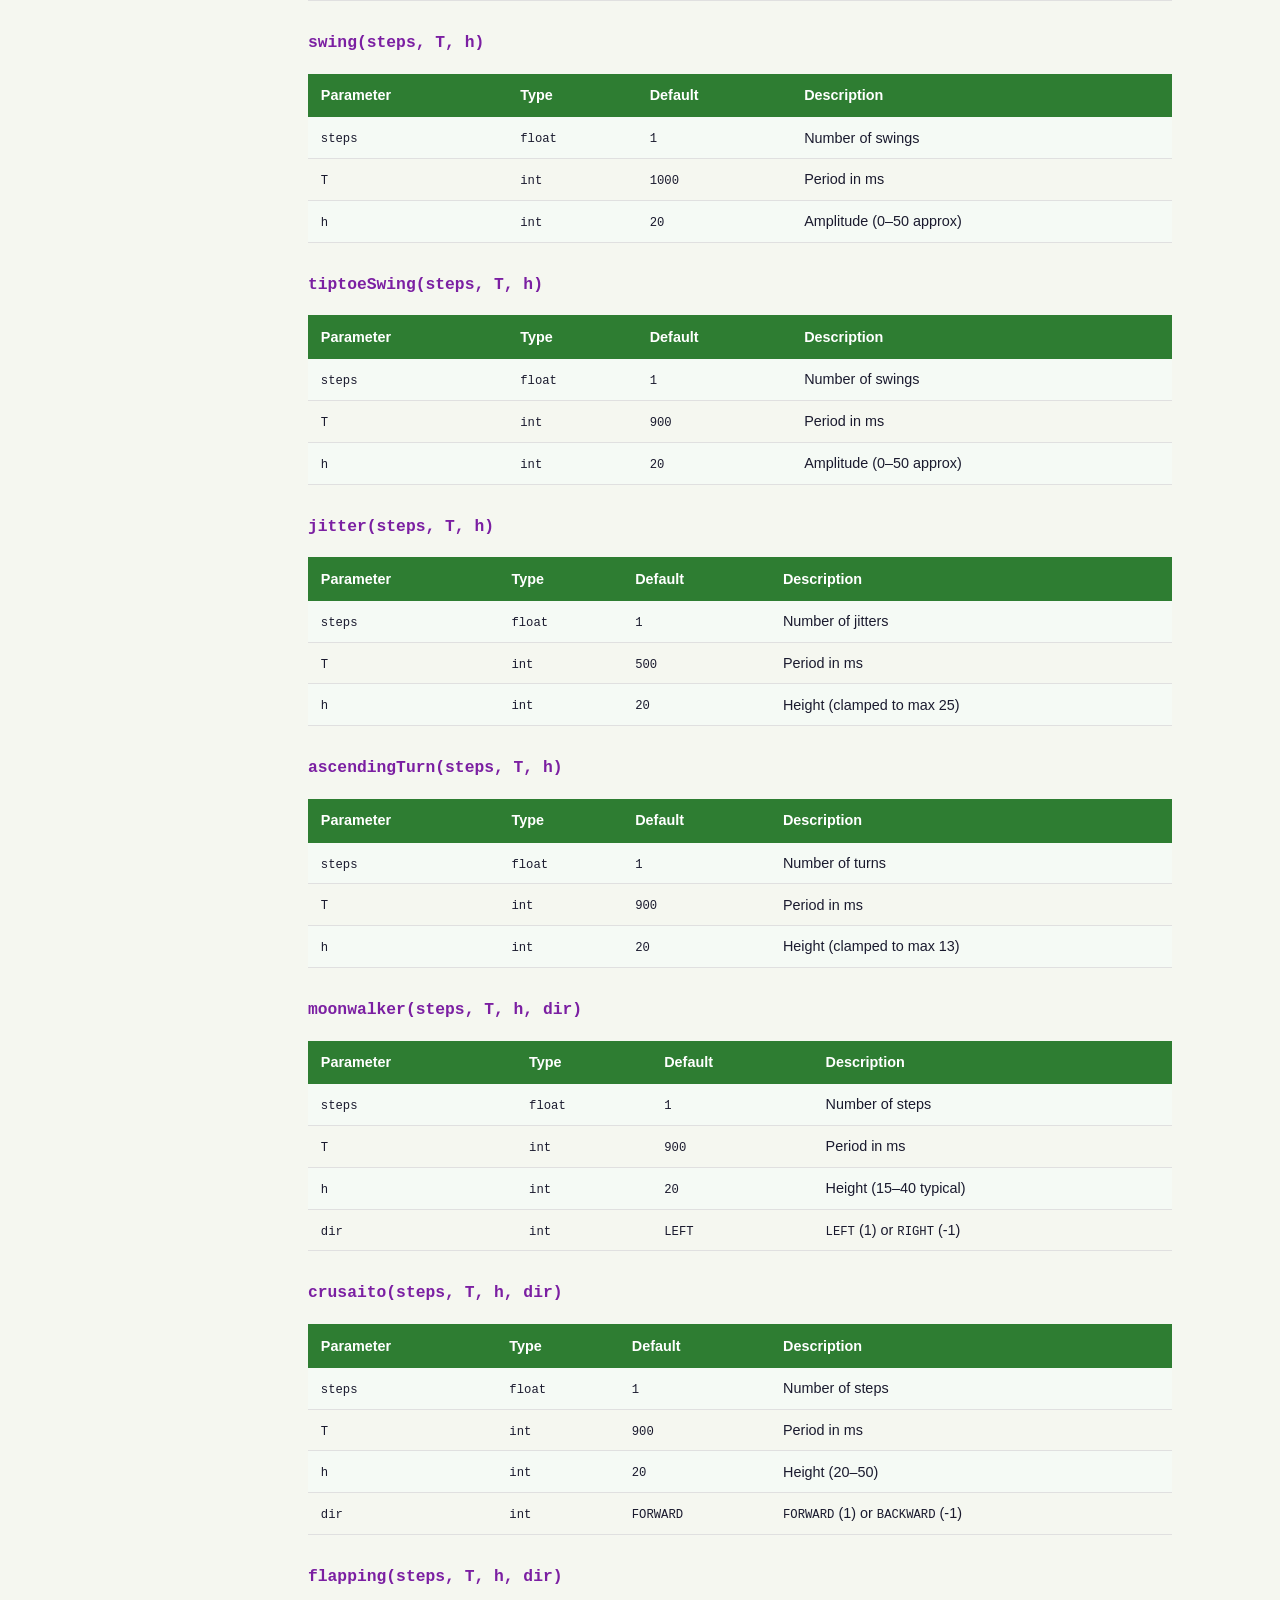
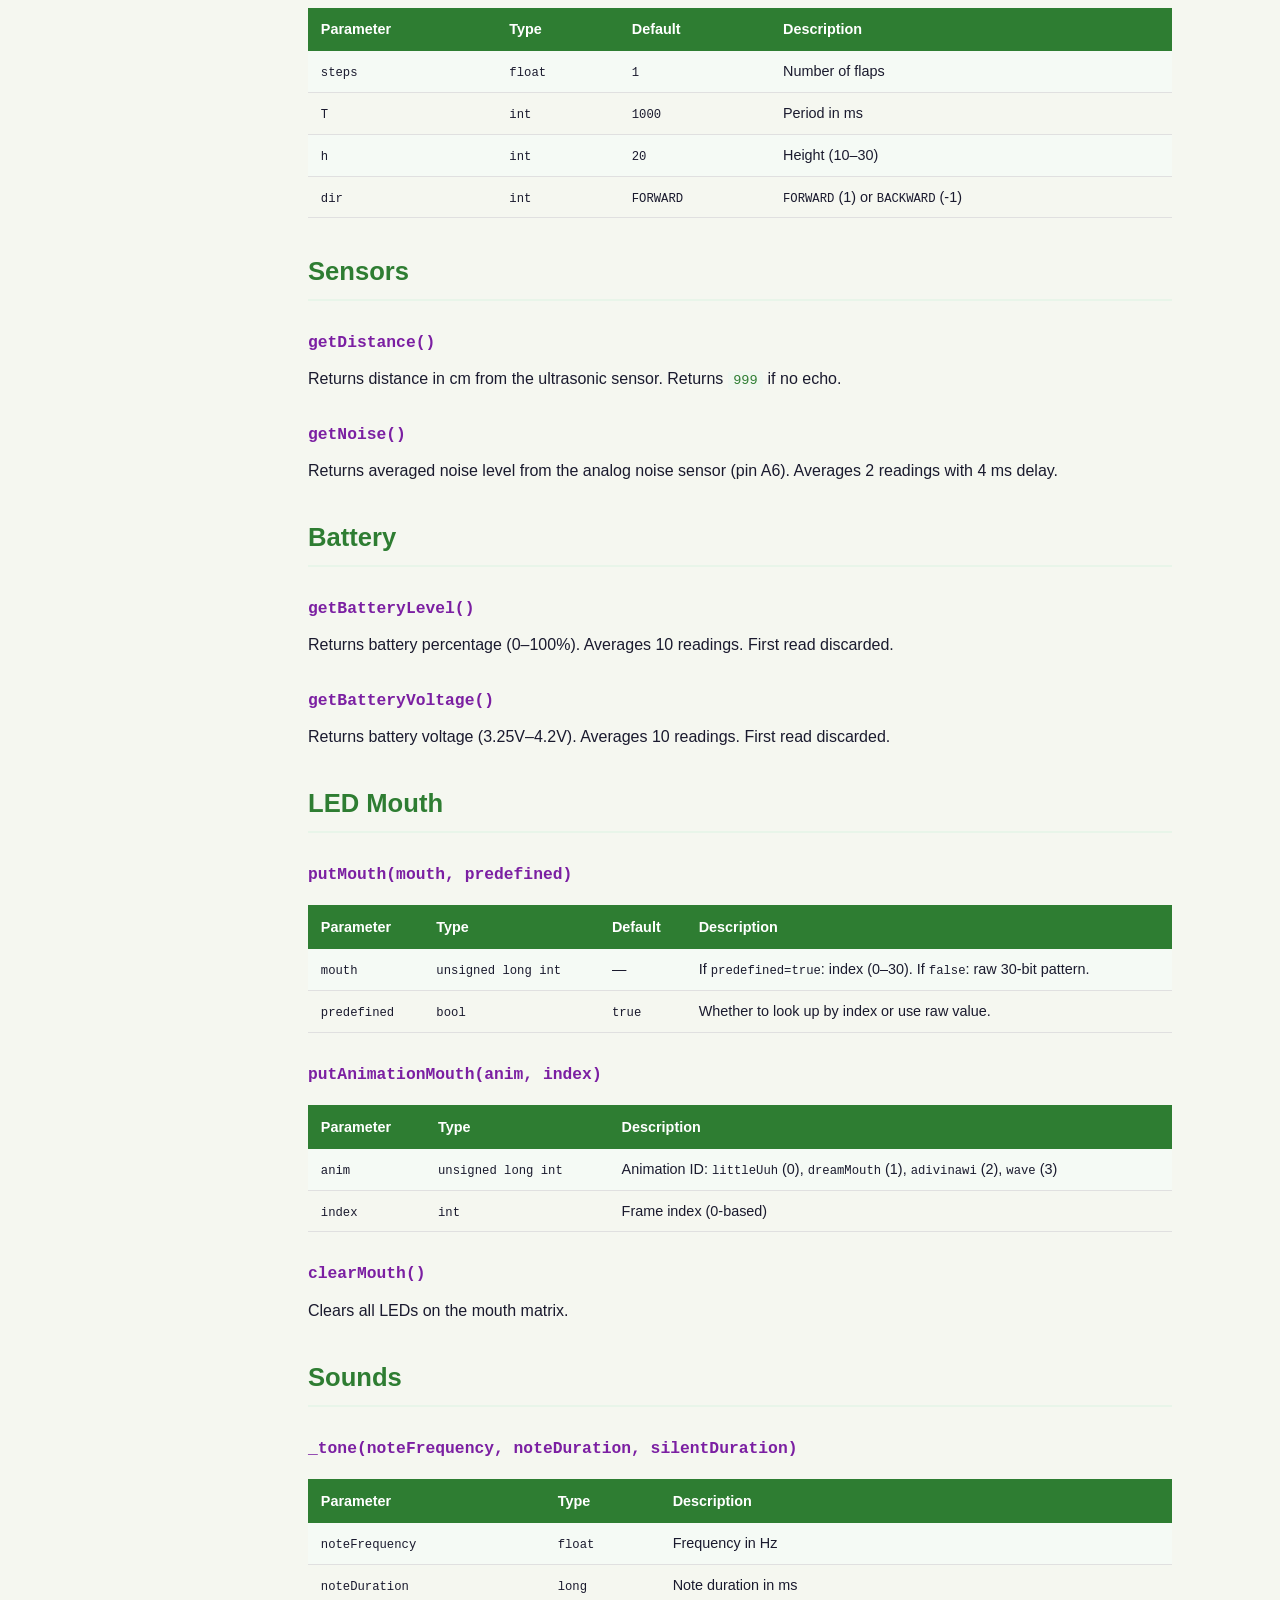
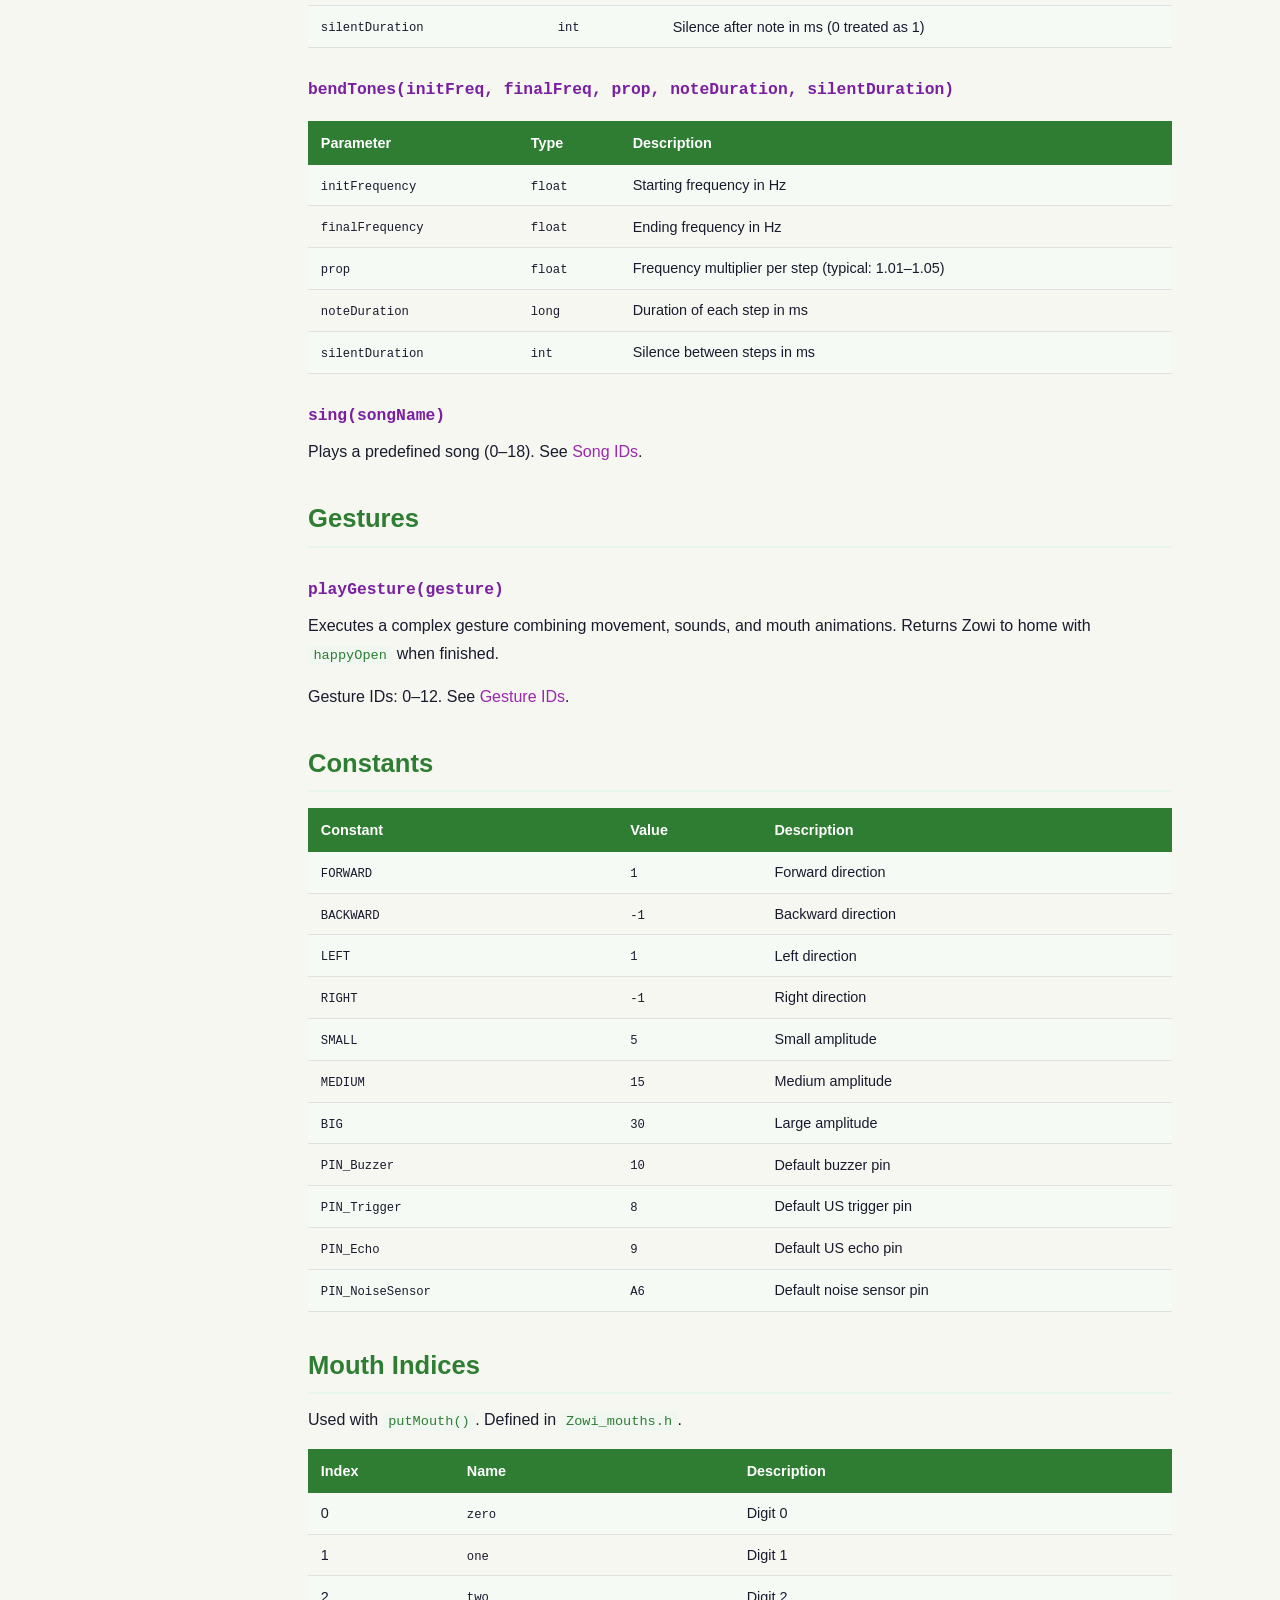
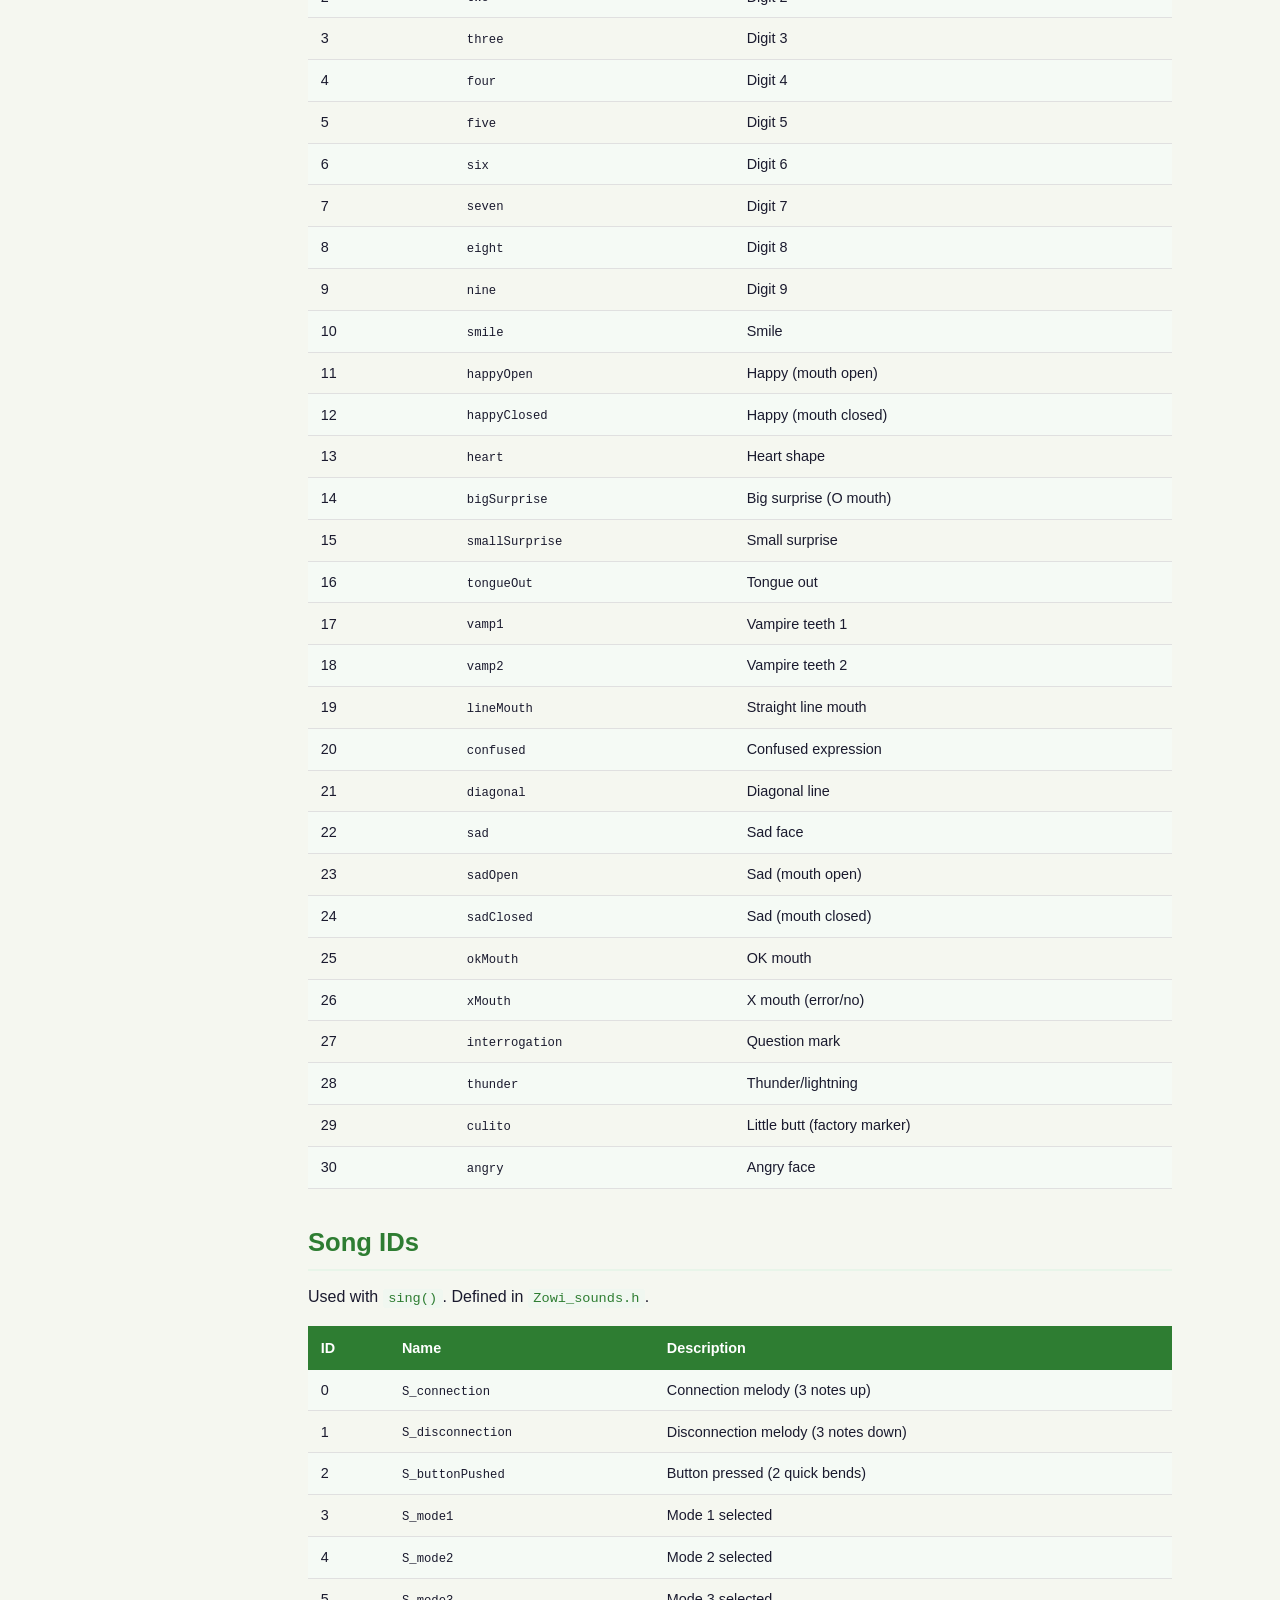
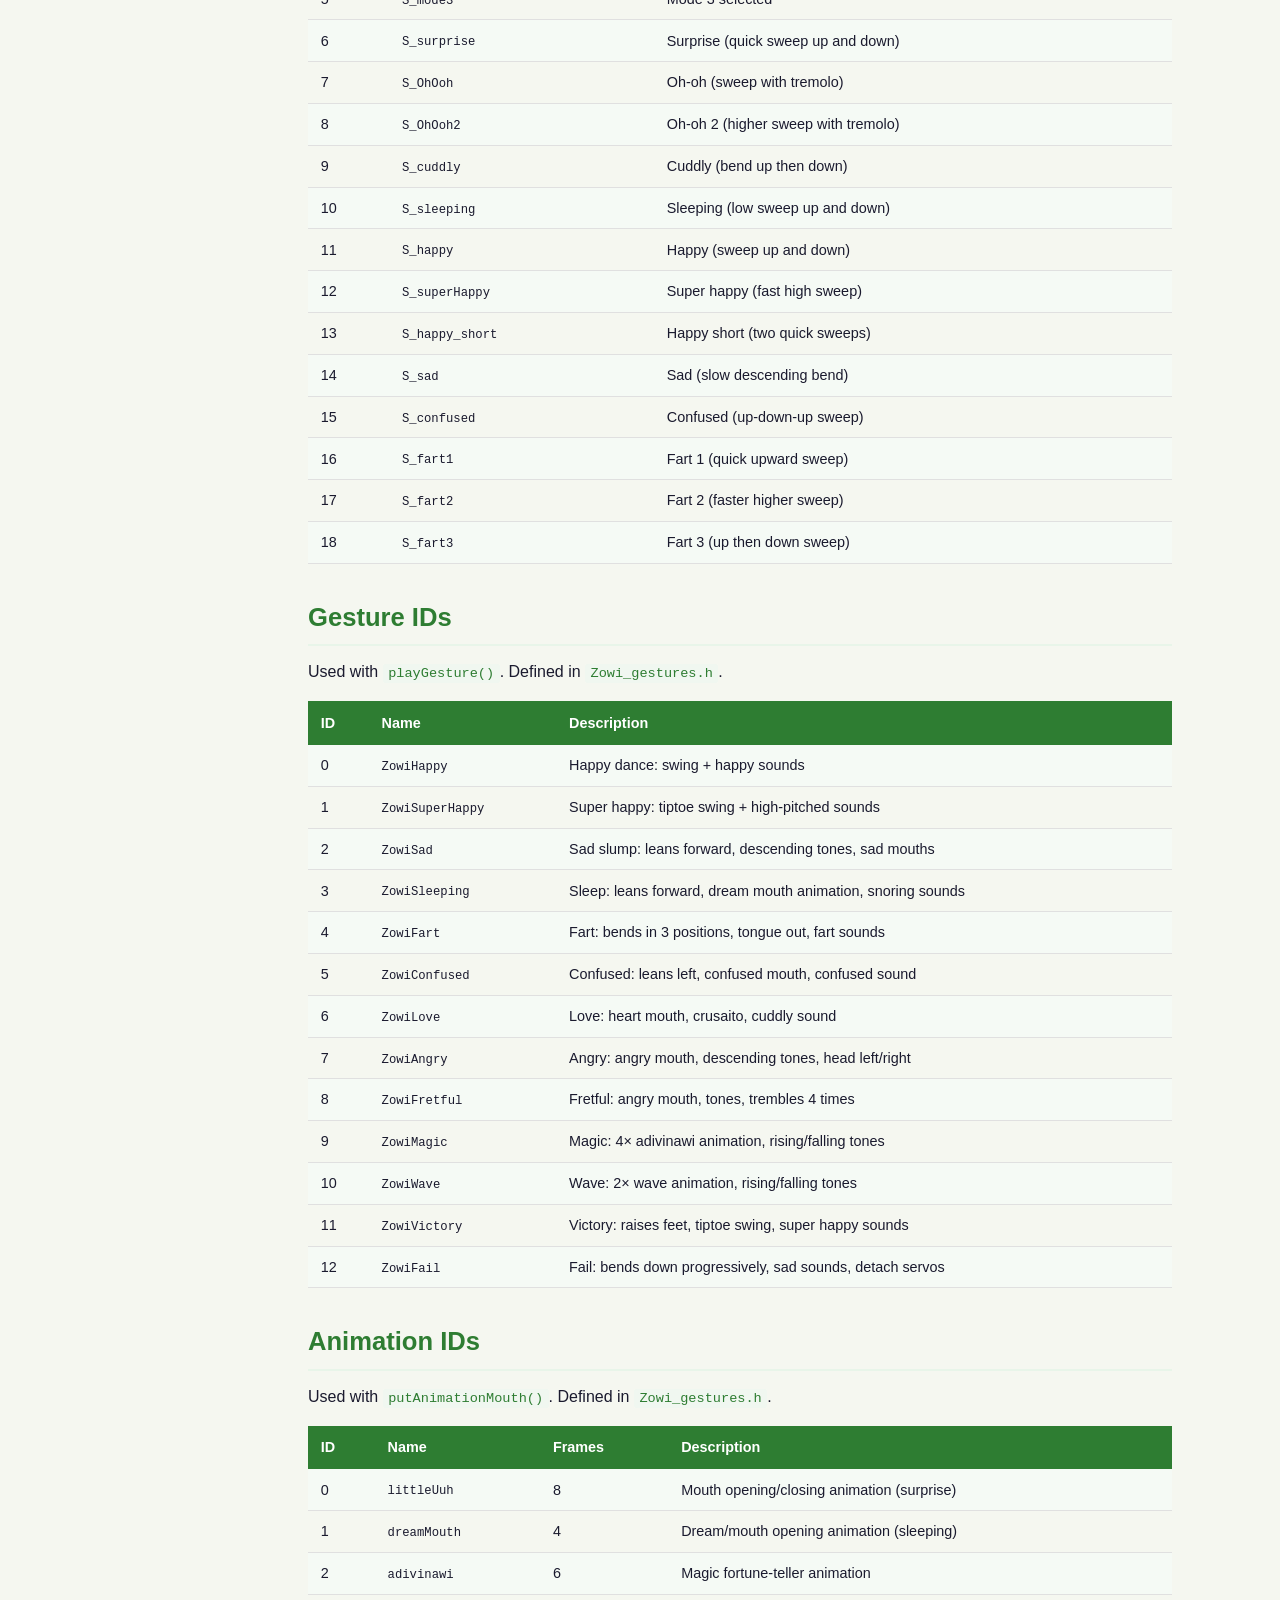
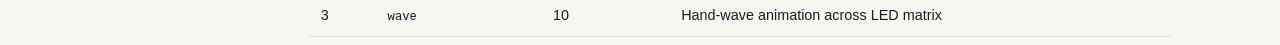
<file: docs/zowi-api.html>
<!DOCTYPE html>
<html lang="en">
<head>
  <meta charset="UTF-8">
  <meta name="viewport" content="width=device-width, initial-scale=1.0">
  <title>Zowi API Reference — Zowi Documentation</title>
  <link rel="stylesheet" href="css/style.css">
</head>
<body>
  <aside class="sidebar">
    <h1>Zowi</h1>
    <p class="subtitle">Open Robot Platform</p>
    <nav>
      <div class="nav-section">Documentation</div>
      <a href="index.html">Home</a>
      <a href="zowi-base.html">ZOWI BASE</a>
      <a href="zowi-api.html" class="active">Zowi API Reference</a>
      <a href="zowi-adivinawi.html">ZOWI Adivinawi</a>
      <a href="zowi-alarm.html">ZOWI Alarm</a>
      <a href="factory-zowi.html">Factory Zowi</a>
      <a href="arduino-libs.html">Arduino Libraries</a>
      <a href="calibration.html">Calibration</a>
      <div class="nav-section">Project Planning</div>
      <a href="migrate-esp32.html">Migrate to ESP32</a>
      <a href="zowi-vs-otto-esp32.html">Zowi vs Otto vs ESP32</a>
      <a href="zowi-vs-otto-libs.html">Zowi vs Otto Libs</a>
    </nav>
  </aside>

  <div class="main">
    <h1>Zowi Library — Complete API Reference</h1>
    <p>Full reference for the <code>Zowi</code> class, including every public method, its parameters, default values, return types, and behavior.</p>

    <h2>Contents</h2>
    <ul>
      <li><a href="#initialization">Initialization</a></li>
      <li><a href="#attach-detach">Attach &amp; Detach</a></li>
      <li><a href="#calibration-trims">Calibration Trims</a></li>
      <li><a href="#low-level-motion">Low-Level Motion</a></li>
      <li><a href="#home-rest-state">Home &amp; Rest State</a></li>
      <li><a href="#high-level-movements">High-Level Movements</a></li>
      <li><a href="#sensors">Sensors</a></li>
      <li><a href="#battery">Battery</a></li>
      <li><a href="#led-mouth">LED Mouth</a></li>
      <li><a href="#sounds">Sounds</a></li>
      <li><a href="#gestures">Gestures</a></li>
      <li><a href="#constants">Constants</a></li>
      <li><a href="#mouth-indices">Mouth Indices</a></li>
      <li><a href="#song-ids">Song IDs</a></li>
      <li><a href="#gesture-ids">Gesture IDs</a></li>
      <li><a href="#animation-ids">Animation IDs</a></li>
    </ul>

    <!-- INITIALIZATION -->
    <h2 id="initialization">Initialization</h2>
    <h3><code>init()</code></h3>
    <pre><code>void init(
    int YL,
    int YR,
    int RL,
    int RR,
    bool load_calibration = true,
    int NoiseSensor      = PIN_NoiseSensor,
    int Buzzer           = PIN_Buzzer,
    int USTrigger        = PIN_Trigger,
    int USEcho           = PIN_Echo
);</code></pre>
    <table>
      <tr><th>Parameter</th><th>Type</th><th>Default</th><th>Description</th></tr>
      <tr><td><code>YL</code></td><td><code>int</code></td><td>—</td><td>Servo pin: left hip</td></tr>
      <tr><td><code>YR</code></td><td><code>int</code></td><td>—</td><td>Servo pin: right hip</td></tr>
      <tr><td><code>RL</code></td><td><code>int</code></td><td>—</td><td>Servo pin: left foot</td></tr>
      <tr><td><code>RR</code></td><td><code>int</code></td><td>—</td><td>Servo pin: right foot</td></tr>
      <tr><td><code>load_calibration</code></td><td><code>bool</code></td><td><code>true</code></td><td>Load trim values from EEPROM[0..3]</td></tr>
      <tr><td><code>NoiseSensor</code></td><td><code>int</code></td><td><code>A6</code></td><td>Analog pin for noise sensor</td></tr>
      <tr><td><code>Buzzer</code></td><td><code>int</code></td><td><code>10</code></td><td>Digital pin for buzzer</td></tr>
      <tr><td><code>USTrigger</code></td><td><code>int</code></td><td><code>8</code></td><td>Ultrasonic sensor trigger pin</td></tr>
      <tr><td><code>USEcho</code></td><td><code>int</code></td><td><code>9</code></td><td>Ultrasonic sensor echo pin</td></tr>
    </table>

    <!-- ATTACH / DETACH -->
    <h2 id="attach-detach">Attach &amp; Detach</h2>
    <h3><code>attachServos()</code></h3>
    <p>Attaches all four servos. Called automatically by <code>init()</code> and <code>_moveServos()</code>.</p>

    <h3><code>detachServos()</code></h3>
    <p>Detaches all four servos, freeing them. Called automatically by <code>home()</code>.</p>

    <!-- CALIBRATION TRIMS -->
    <h2 id="calibration-trims">Calibration Trims</h2>
    <h3><code>setTrims(YL, YR, RL, RR)</code></h3>
    <table>
      <tr><th>Parameter</th><th>Type</th><th>Description</th></tr>
      <tr><td><code>YL</code></td><td><code>int</code></td><td>Trim offset for left hip</td></tr>
      <tr><td><code>YR</code></td><td><code>int</code></td><td>Trim offset for right hip</td></tr>
      <tr><td><code>RL</code></td><td><code>int</code></td><td>Trim offset for left foot</td></tr>
      <tr><td><code>RR</code></td><td><code>int</code></td><td>Trim offset for right foot</td></tr>
    </table>

    <h3><code>saveTrimsOnEEPROM()</code></h3>
    <p>Saves current trims to EEPROM[0..3]. Loaded automatically on boot if <code>load_calibration=true</code>.</p>

    <!-- LOW-LEVEL MOTION -->
    <h2 id="low-level-motion">Low-Level Motion</h2>
    <h3><code>_moveServos(time, servo_target)</code></h3>
    <table>
      <tr><th>Parameter</th><th>Type</th><th>Description</th></tr>
      <tr><td><code>time</code></td><td><code>int</code></td><td>Duration in ms. If ≤10, instant jump.</td></tr>
      <tr><td><code>servo_target</code></td><td><code>int[4]</code></td><td>Target positions: <code>{YL, YR, RL, RR}</code></td></tr>
    </table>

    <h3><code>oscillateServos(A, O, T, phase_diff, cycle)</code></h3>
    <table>
      <tr><th>Parameter</th><th>Type</th><th>Description</th></tr>
      <tr><td><code>A</code></td><td><code>int[4]</code></td><td>Amplitude per servo (degrees)</td></tr>
      <tr><td><code>O</code></td><td><code>int[4]</code></td><td>Offset (center) per servo</td></tr>
      <tr><td><code>T</code></td><td><code>int</code></td><td>Period in ms</td></tr>
      <tr><td><code>phase_diff</code></td><td><code>double[4]</code></td><td>Initial phase per servo (radians)</td></tr>
      <tr><td><code>cycle</code></td><td><code>float</code></td><td>Number of periods (default: <code>1</code>)</td></tr>
    </table>

    <!-- HOME & REST STATE -->
    <h2 id="home-rest-state">Home &amp; Rest State</h2>
    <h3><code>home()</code></h3>
    <p>Moves all servos to 90° over 500 ms, then detaches them. Sets rest state to <code>true</code>. No-op if already resting.</p>

    <h3><code>getRestState()</code></h3>
    <p>Returns <code>true</code> if Zowi is in rest position.</p>

    <h3><code>setRestState(state)</code></h3>
    <p>Manually overrides the rest state flag.</p>

    <!-- HIGH-LEVEL MOVEMENTS -->
    <h2 id="high-level-movements">High-Level Movements</h2>

    <h3><code>jump(steps, T)</code></h3>
    <table>
      <tr><th>Parameter</th><th>Type</th><th>Default</th><th>Description</th></tr>
      <tr><td><code>steps</code></td><td><code>float</code></td><td><code>1</code></td><td>Number of jumps</td></tr>
      <tr><td><code>T</code></td><td><code>int</code></td><td><code>2000</code></td><td>Period in ms</td></tr>
    </table>

    <h3><code>walk(steps, T, dir)</code></h3>
    <table>
      <tr><th>Parameter</th><th>Type</th><th>Default</th><th>Description</th></tr>
      <tr><td><code>steps</code></td><td><code>float</code></td><td><code>4</code></td><td>Number of steps</td></tr>
      <tr><td><code>T</code></td><td><code>int</code></td><td><code>1000</code></td><td>Period in ms</td></tr>
      <tr><td><code>dir</code></td><td><code>int</code></td><td><code>FORWARD</code></td><td><code>FORWARD</code> (1) or <code>BACKWARD</code> (-1)</td></tr>
    </table>

    <h3><code>turn(steps, T, dir)</code></h3>
    <table>
      <tr><th>Parameter</th><th>Type</th><th>Default</th><th>Description</th></tr>
      <tr><td><code>steps</code></td><td><code>float</code></td><td><code>4</code></td><td>Number of steps</td></tr>
      <tr><td><code>T</code></td><td><code>int</code></td><td><code>2000</code></td><td>Period in ms</td></tr>
      <tr><td><code>dir</code></td><td><code>int</code></td><td><code>LEFT</code></td><td><code>LEFT</code> (1) or <code>RIGHT</code> (-1)</td></tr>
    </table>

    <h3><code>bend(steps, T, dir)</code></h3>
    <table>
      <tr><th>Parameter</th><th>Type</th><th>Default</th><th>Description</th></tr>
      <tr><td><code>steps</code></td><td><code>int</code></td><td><code>1</code></td><td>Number of bends</td></tr>
      <tr><td><code>T</code></td><td><code>int</code></td><td><code>1400</code></td><td>Period in ms (internal T2 fixed at 800 ms)</td></tr>
      <tr><td><code>dir</code></td><td><code>int</code></td><td><code>LEFT</code></td><td><code>LEFT</code> (1) or <code>RIGHT</code> (-1)</td></tr>
    </table>

    <h3><code>shakeLeg(steps, T, dir)</code></h3>
    <table>
      <tr><th>Parameter</th><th>Type</th><th>Default</th><th>Description</th></tr>
      <tr><td><code>steps</code></td><td><code>int</code></td><td><code>1</code></td><td>Number of shake cycles</td></tr>
      <tr><td><code>T</code></td><td><code>int</code></td><td><code>2000</code></td><td>Period in ms (internal T2 fixed at 1000 ms)</td></tr>
      <tr><td><code>dir</code></td><td><code>int</code></td><td><code>RIGHT</code></td><td><code>RIGHT</code> (-1) or <code>LEFT</code> (1)</td></tr>
    </table>

    <h3><code>updown(steps, T, h)</code></h3>
    <table>
      <tr><th>Parameter</th><th>Type</th><th>Default</th><th>Description</th></tr>
      <tr><td><code>steps</code></td><td><code>float</code></td><td><code>1</code></td><td>Number of bounces</td></tr>
      <tr><td><code>T</code></td><td><code>int</code></td><td><code>1000</code></td><td>Period in ms</td></tr>
      <tr><td><code>h</code></td><td><code>int</code></td><td><code>20</code></td><td>Height. Use <code>SMALL</code> (5), <code>MEDIUM</code> (15), <code>BIG</code> (30), or any int 0–90</td></tr>
    </table>

    <h3><code>swing(steps, T, h)</code></h3>
    <table>
      <tr><th>Parameter</th><th>Type</th><th>Default</th><th>Description</th></tr>
      <tr><td><code>steps</code></td><td><code>float</code></td><td><code>1</code></td><td>Number of swings</td></tr>
      <tr><td><code>T</code></td><td><code>int</code></td><td><code>1000</code></td><td>Period in ms</td></tr>
      <tr><td><code>h</code></td><td><code>int</code></td><td><code>20</code></td><td>Amplitude (0–50 approx)</td></tr>
    </table>

    <h3><code>tiptoeSwing(steps, T, h)</code></h3>
    <table>
      <tr><th>Parameter</th><th>Type</th><th>Default</th><th>Description</th></tr>
      <tr><td><code>steps</code></td><td><code>float</code></td><td><code>1</code></td><td>Number of swings</td></tr>
      <tr><td><code>T</code></td><td><code>int</code></td><td><code>900</code></td><td>Period in ms</td></tr>
      <tr><td><code>h</code></td><td><code>int</code></td><td><code>20</code></td><td>Amplitude (0–50 approx)</td></tr>
    </table>

    <h3><code>jitter(steps, T, h)</code></h3>
    <table>
      <tr><th>Parameter</th><th>Type</th><th>Default</th><th>Description</th></tr>
      <tr><td><code>steps</code></td><td><code>float</code></td><td><code>1</code></td><td>Number of jitters</td></tr>
      <tr><td><code>T</code></td><td><code>int</code></td><td><code>500</code></td><td>Period in ms</td></tr>
      <tr><td><code>h</code></td><td><code>int</code></td><td><code>20</code></td><td>Height (clamped to max 25)</td></tr>
    </table>

    <h3><code>ascendingTurn(steps, T, h)</code></h3>
    <table>
      <tr><th>Parameter</th><th>Type</th><th>Default</th><th>Description</th></tr>
      <tr><td><code>steps</code></td><td><code>float</code></td><td><code>1</code></td><td>Number of turns</td></tr>
      <tr><td><code>T</code></td><td><code>int</code></td><td><code>900</code></td><td>Period in ms</td></tr>
      <tr><td><code>h</code></td><td><code>int</code></td><td><code>20</code></td><td>Height (clamped to max 13)</td></tr>
    </table>

    <h3><code>moonwalker(steps, T, h, dir)</code></h3>
    <table>
      <tr><th>Parameter</th><th>Type</th><th>Default</th><th>Description</th></tr>
      <tr><td><code>steps</code></td><td><code>float</code></td><td><code>1</code></td><td>Number of steps</td></tr>
      <tr><td><code>T</code></td><td><code>int</code></td><td><code>900</code></td><td>Period in ms</td></tr>
      <tr><td><code>h</code></td><td><code>int</code></td><td><code>20</code></td><td>Height (15–40 typical)</td></tr>
      <tr><td><code>dir</code></td><td><code>int</code></td><td><code>LEFT</code></td><td><code>LEFT</code> (1) or <code>RIGHT</code> (-1)</td></tr>
    </table>

    <h3><code>crusaito(steps, T, h, dir)</code></h3>
    <table>
      <tr><th>Parameter</th><th>Type</th><th>Default</th><th>Description</th></tr>
      <tr><td><code>steps</code></td><td><code>float</code></td><td><code>1</code></td><td>Number of steps</td></tr>
      <tr><td><code>T</code></td><td><code>int</code></td><td><code>900</code></td><td>Period in ms</td></tr>
      <tr><td><code>h</code></td><td><code>int</code></td><td><code>20</code></td><td>Height (20–50)</td></tr>
      <tr><td><code>dir</code></td><td><code>int</code></td><td><code>FORWARD</code></td><td><code>FORWARD</code> (1) or <code>BACKWARD</code> (-1)</td></tr>
    </table>

    <h3><code>flapping(steps, T, h, dir)</code></h3>
    <table>
      <tr><th>Parameter</th><th>Type</th><th>Default</th><th>Description</th></tr>
      <tr><td><code>steps</code></td><td><code>float</code></td><td><code>1</code></td><td>Number of flaps</td></tr>
      <tr><td><code>T</code></td><td><code>int</code></td><td><code>1000</code></td><td>Period in ms</td></tr>
      <tr><td><code>h</code></td><td><code>int</code></td><td><code>20</code></td><td>Height (10–30)</td></tr>
      <tr><td><code>dir</code></td><td><code>int</code></td><td><code>FORWARD</code></td><td><code>FORWARD</code> (1) or <code>BACKWARD</code> (-1)</td></tr>
    </table>

    <!-- SENSORS -->
    <h2 id="sensors">Sensors</h2>
    <h3><code>getDistance()</code></h3>
    <p>Returns distance in cm from the ultrasonic sensor. Returns <code>999</code> if no echo.</p>

    <h3><code>getNoise()</code></h3>
    <p>Returns averaged noise level from the analog noise sensor (pin A6). Averages 2 readings with 4 ms delay.</p>

    <!-- BATTERY -->
    <h2 id="battery">Battery</h2>
    <h3><code>getBatteryLevel()</code></h3>
    <p>Returns battery percentage (0–100%). Averages 10 readings. First read discarded.</p>

    <h3><code>getBatteryVoltage()</code></h3>
    <p>Returns battery voltage (3.25V–4.2V). Averages 10 readings. First read discarded.</p>

    <!-- LED MOUTH -->
    <h2 id="led-mouth">LED Mouth</h2>
    <h3><code>putMouth(mouth, predefined)</code></h3>
    <table>
      <tr><th>Parameter</th><th>Type</th><th>Default</th><th>Description</th></tr>
      <tr><td><code>mouth</code></td><td><code>unsigned long int</code></td><td>—</td><td>If <code>predefined=true</code>: index (0–30). If <code>false</code>: raw 30-bit pattern.</td></tr>
      <tr><td><code>predefined</code></td><td><code>bool</code></td><td><code>true</code></td><td>Whether to look up by index or use raw value.</td></tr>
    </table>

    <h3><code>putAnimationMouth(anim, index)</code></h3>
    <table>
      <tr><th>Parameter</th><th>Type</th><th>Description</th></tr>
      <tr><td><code>anim</code></td><td><code>unsigned long int</code></td><td>Animation ID: <code>littleUuh</code> (0), <code>dreamMouth</code> (1), <code>adivinawi</code> (2), <code>wave</code> (3)</td></tr>
      <tr><td><code>index</code></td><td><code>int</code></td><td>Frame index (0-based)</td></tr>
    </table>

    <h3><code>clearMouth()</code></h3>
    <p>Clears all LEDs on the mouth matrix.</p>

    <!-- SOUNDS -->
    <h2 id="sounds">Sounds</h2>
    <h3><code>_tone(noteFrequency, noteDuration, silentDuration)</code></h3>
    <table>
      <tr><th>Parameter</th><th>Type</th><th>Description</th></tr>
      <tr><td><code>noteFrequency</code></td><td><code>float</code></td><td>Frequency in Hz</td></tr>
      <tr><td><code>noteDuration</code></td><td><code>long</code></td><td>Note duration in ms</td></tr>
      <tr><td><code>silentDuration</code></td><td><code>int</code></td><td>Silence after note in ms (0 treated as 1)</td></tr>
    </table>

    <h3><code>bendTones(initFreq, finalFreq, prop, noteDuration, silentDuration)</code></h3>
    <table>
      <tr><th>Parameter</th><th>Type</th><th>Description</th></tr>
      <tr><td><code>initFrequency</code></td><td><code>float</code></td><td>Starting frequency in Hz</td></tr>
      <tr><td><code>finalFrequency</code></td><td><code>float</code></td><td>Ending frequency in Hz</td></tr>
      <tr><td><code>prop</code></td><td><code>float</code></td><td>Frequency multiplier per step (typical: 1.01–1.05)</td></tr>
      <tr><td><code>noteDuration</code></td><td><code>long</code></td><td>Duration of each step in ms</td></tr>
      <tr><td><code>silentDuration</code></td><td><code>int</code></td><td>Silence between steps in ms</td></tr>
    </table>

    <h3><code>sing(songName)</code></h3>
    <p>Plays a predefined song (0–18). See <a href="#song-ids">Song IDs</a>.</p>

    <!-- GESTURES -->
    <h2 id="gestures">Gestures</h2>
    <h3><code>playGesture(gesture)</code></h3>
    <p>Executes a complex gesture combining movement, sounds, and mouth animations. Returns Zowi to home with <code>happyOpen</code> when finished.</p>
    <p>Gesture IDs: 0–12. See <a href="#gesture-ids">Gesture IDs</a>.</p>

    <!-- CONSTANTS -->
    <h2 id="constants">Constants</h2>
    <table>
      <tr><th>Constant</th><th>Value</th><th>Description</th></tr>
      <tr><td><code>FORWARD</code></td><td><code>1</code></td><td>Forward direction</td></tr>
      <tr><td><code>BACKWARD</code></td><td><code>-1</code></td><td>Backward direction</td></tr>
      <tr><td><code>LEFT</code></td><td><code>1</code></td><td>Left direction</td></tr>
      <tr><td><code>RIGHT</code></td><td><code>-1</code></td><td>Right direction</td></tr>
      <tr><td><code>SMALL</code></td><td><code>5</code></td><td>Small amplitude</td></tr>
      <tr><td><code>MEDIUM</code></td><td><code>15</code></td><td>Medium amplitude</td></tr>
      <tr><td><code>BIG</code></td><td><code>30</code></td><td>Large amplitude</td></tr>
      <tr><td><code>PIN_Buzzer</code></td><td><code>10</code></td><td>Default buzzer pin</td></tr>
      <tr><td><code>PIN_Trigger</code></td><td><code>8</code></td><td>Default US trigger pin</td></tr>
      <tr><td><code>PIN_Echo</code></td><td><code>9</code></td><td>Default US echo pin</td></tr>
      <tr><td><code>PIN_NoiseSensor</code></td><td><code>A6</code></td><td>Default noise sensor pin</td></tr>
    </table>

    <!-- MOUTH INDICES -->
    <h2 id="mouth-indices">Mouth Indices</h2>
    <p>Used with <code>putMouth()</code>. Defined in <code>Zowi_mouths.h</code>.</p>
    <table>
      <tr><th>Index</th><th>Name</th><th>Description</th></tr>
      <tr><td>0</td><td><code>zero</code></td><td>Digit 0</td></tr>
      <tr><td>1</td><td><code>one</code></td><td>Digit 1</td></tr>
      <tr><td>2</td><td><code>two</code></td><td>Digit 2</td></tr>
      <tr><td>3</td><td><code>three</code></td><td>Digit 3</td></tr>
      <tr><td>4</td><td><code>four</code></td><td>Digit 4</td></tr>
      <tr><td>5</td><td><code>five</code></td><td>Digit 5</td></tr>
      <tr><td>6</td><td><code>six</code></td><td>Digit 6</td></tr>
      <tr><td>7</td><td><code>seven</code></td><td>Digit 7</td></tr>
      <tr><td>8</td><td><code>eight</code></td><td>Digit 8</td></tr>
      <tr><td>9</td><td><code>nine</code></td><td>Digit 9</td></tr>
      <tr><td>10</td><td><code>smile</code></td><td>Smile</td></tr>
      <tr><td>11</td><td><code>happyOpen</code></td><td>Happy (mouth open)</td></tr>
      <tr><td>12</td><td><code>happyClosed</code></td><td>Happy (mouth closed)</td></tr>
      <tr><td>13</td><td><code>heart</code></td><td>Heart shape</td></tr>
      <tr><td>14</td><td><code>bigSurprise</code></td><td>Big surprise (O mouth)</td></tr>
      <tr><td>15</td><td><code>smallSurprise</code></td><td>Small surprise</td></tr>
      <tr><td>16</td><td><code>tongueOut</code></td><td>Tongue out</td></tr>
      <tr><td>17</td><td><code>vamp1</code></td><td>Vampire teeth 1</td></tr>
      <tr><td>18</td><td><code>vamp2</code></td><td>Vampire teeth 2</td></tr>
      <tr><td>19</td><td><code>lineMouth</code></td><td>Straight line mouth</td></tr>
      <tr><td>20</td><td><code>confused</code></td><td>Confused expression</td></tr>
      <tr><td>21</td><td><code>diagonal</code></td><td>Diagonal line</td></tr>
      <tr><td>22</td><td><code>sad</code></td><td>Sad face</td></tr>
      <tr><td>23</td><td><code>sadOpen</code></td><td>Sad (mouth open)</td></tr>
      <tr><td>24</td><td><code>sadClosed</code></td><td>Sad (mouth closed)</td></tr>
      <tr><td>25</td><td><code>okMouth</code></td><td>OK mouth</td></tr>
      <tr><td>26</td><td><code>xMouth</code></td><td>X mouth (error/no)</td></tr>
      <tr><td>27</td><td><code>interrogation</code></td><td>Question mark</td></tr>
      <tr><td>28</td><td><code>thunder</code></td><td>Thunder/lightning</td></tr>
      <tr><td>29</td><td><code>culito</code></td><td>Little butt (factory marker)</td></tr>
      <tr><td>30</td><td><code>angry</code></td><td>Angry face</td></tr>
    </table>

    <!-- SONG IDS -->
    <h2 id="song-ids">Song IDs</h2>
    <p>Used with <code>sing()</code>. Defined in <code>Zowi_sounds.h</code>.</p>
    <table>
      <tr><th>ID</th><th>Name</th><th>Description</th></tr>
      <tr><td>0</td><td><code>S_connection</code></td><td>Connection melody (3 notes up)</td></tr>
      <tr><td>1</td><td><code>S_disconnection</code></td><td>Disconnection melody (3 notes down)</td></tr>
      <tr><td>2</td><td><code>S_buttonPushed</code></td><td>Button pressed (2 quick bends)</td></tr>
      <tr><td>3</td><td><code>S_mode1</code></td><td>Mode 1 selected</td></tr>
      <tr><td>4</td><td><code>S_mode2</code></td><td>Mode 2 selected</td></tr>
      <tr><td>5</td><td><code>S_mode3</code></td><td>Mode 3 selected</td></tr>
      <tr><td>6</td><td><code>S_surprise</code></td><td>Surprise (quick sweep up and down)</td></tr>
      <tr><td>7</td><td><code>S_OhOoh</code></td><td>Oh-oh (sweep with tremolo)</td></tr>
      <tr><td>8</td><td><code>S_OhOoh2</code></td><td>Oh-oh 2 (higher sweep with tremolo)</td></tr>
      <tr><td>9</td><td><code>S_cuddly</code></td><td>Cuddly (bend up then down)</td></tr>
      <tr><td>10</td><td><code>S_sleeping</code></td><td>Sleeping (low sweep up and down)</td></tr>
      <tr><td>11</td><td><code>S_happy</code></td><td>Happy (sweep up and down)</td></tr>
      <tr><td>12</td><td><code>S_superHappy</code></td><td>Super happy (fast high sweep)</td></tr>
      <tr><td>13</td><td><code>S_happy_short</code></td><td>Happy short (two quick sweeps)</td></tr>
      <tr><td>14</td><td><code>S_sad</code></td><td>Sad (slow descending bend)</td></tr>
      <tr><td>15</td><td><code>S_confused</code></td><td>Confused (up-down-up sweep)</td></tr>
      <tr><td>16</td><td><code>S_fart1</code></td><td>Fart 1 (quick upward sweep)</td></tr>
      <tr><td>17</td><td><code>S_fart2</code></td><td>Fart 2 (faster higher sweep)</td></tr>
      <tr><td>18</td><td><code>S_fart3</code></td><td>Fart 3 (up then down sweep)</td></tr>
    </table>

    <!-- GESTURE IDS -->
    <h2 id="gesture-ids">Gesture IDs</h2>
    <p>Used with <code>playGesture()</code>. Defined in <code>Zowi_gestures.h</code>.</p>
    <table>
      <tr><th>ID</th><th>Name</th><th>Description</th></tr>
      <tr><td>0</td><td><code>ZowiHappy</code></td><td>Happy dance: swing + happy sounds</td></tr>
      <tr><td>1</td><td><code>ZowiSuperHappy</code></td><td>Super happy: tiptoe swing + high-pitched sounds</td></tr>
      <tr><td>2</td><td><code>ZowiSad</code></td><td>Sad slump: leans forward, descending tones, sad mouths</td></tr>
      <tr><td>3</td><td><code>ZowiSleeping</code></td><td>Sleep: leans forward, dream mouth animation, snoring sounds</td></tr>
      <tr><td>4</td><td><code>ZowiFart</code></td><td>Fart: bends in 3 positions, tongue out, fart sounds</td></tr>
      <tr><td>5</td><td><code>ZowiConfused</code></td><td>Confused: leans left, confused mouth, confused sound</td></tr>
      <tr><td>6</td><td><code>ZowiLove</code></td><td>Love: heart mouth, crusaito, cuddly sound</td></tr>
      <tr><td>7</td><td><code>ZowiAngry</code></td><td>Angry: angry mouth, descending tones, head left/right</td></tr>
      <tr><td>8</td><td><code>ZowiFretful</code></td><td>Fretful: angry mouth, tones, trembles 4 times</td></tr>
      <tr><td>9</td><td><code>ZowiMagic</code></td><td>Magic: 4× adivinawi animation, rising/falling tones</td></tr>
      <tr><td>10</td><td><code>ZowiWave</code></td><td>Wave: 2× wave animation, rising/falling tones</td></tr>
      <tr><td>11</td><td><code>ZowiVictory</code></td><td>Victory: raises feet, tiptoe swing, super happy sounds</td></tr>
      <tr><td>12</td><td><code>ZowiFail</code></td><td>Fail: bends down progressively, sad sounds, detach servos</td></tr>
    </table>

    <!-- ANIMATION IDS -->
    <h2 id="animation-ids">Animation IDs</h2>
    <p>Used with <code>putAnimationMouth()</code>. Defined in <code>Zowi_gestures.h</code>.</p>
    <table>
      <tr><th>ID</th><th>Name</th><th>Frames</th><th>Description</th></tr>
      <tr><td>0</td><td><code>littleUuh</code></td><td>8</td><td>Mouth opening/closing animation (surprise)</td></tr>
      <tr><td>1</td><td><code>dreamMouth</code></td><td>4</td><td>Dream/mouth opening animation (sleeping)</td></tr>
      <tr><td>2</td><td><code>adivinawi</code></td><td>6</td><td>Magic fortune-teller animation</td></tr>
      <tr><td>3</td><td><code>wave</code></td><td>10</td><td>Hand-wave animation across LED matrix</td></tr>
    </table>
  </div>
</body>
</html>
</file>
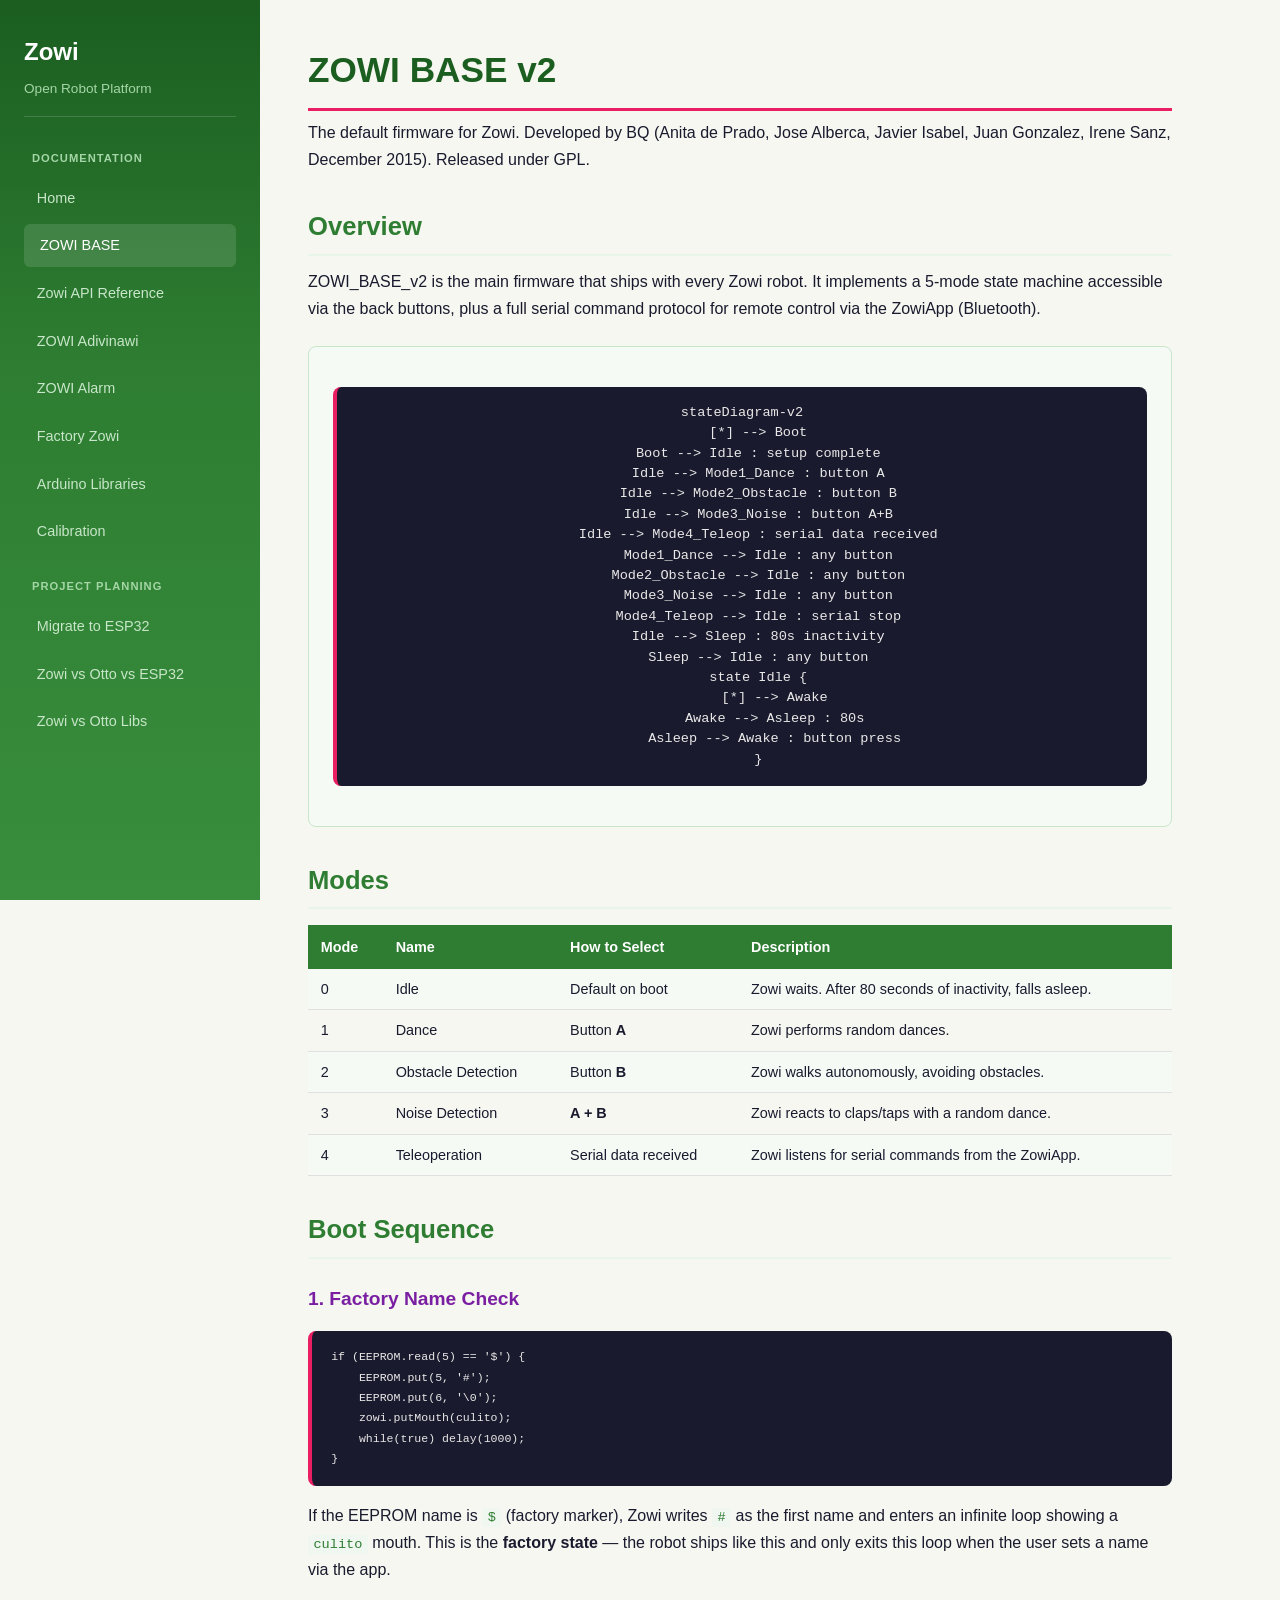
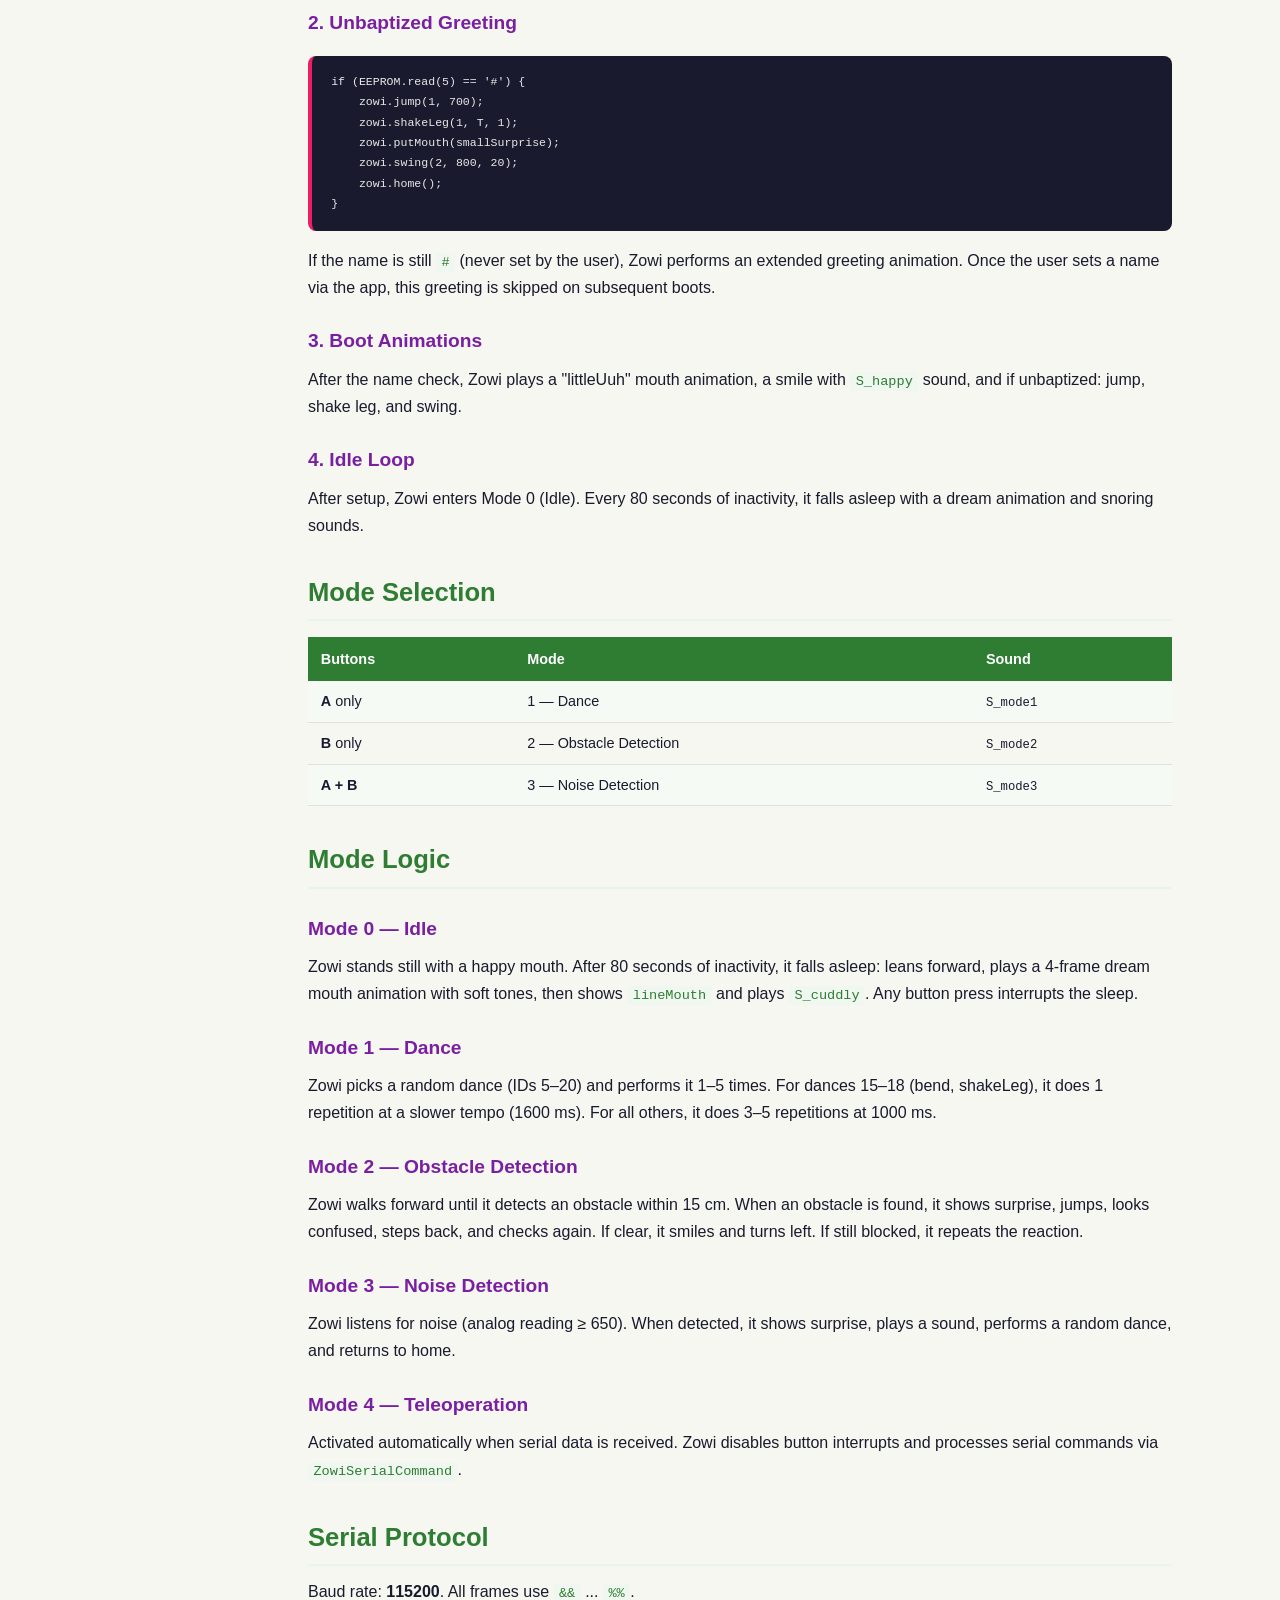
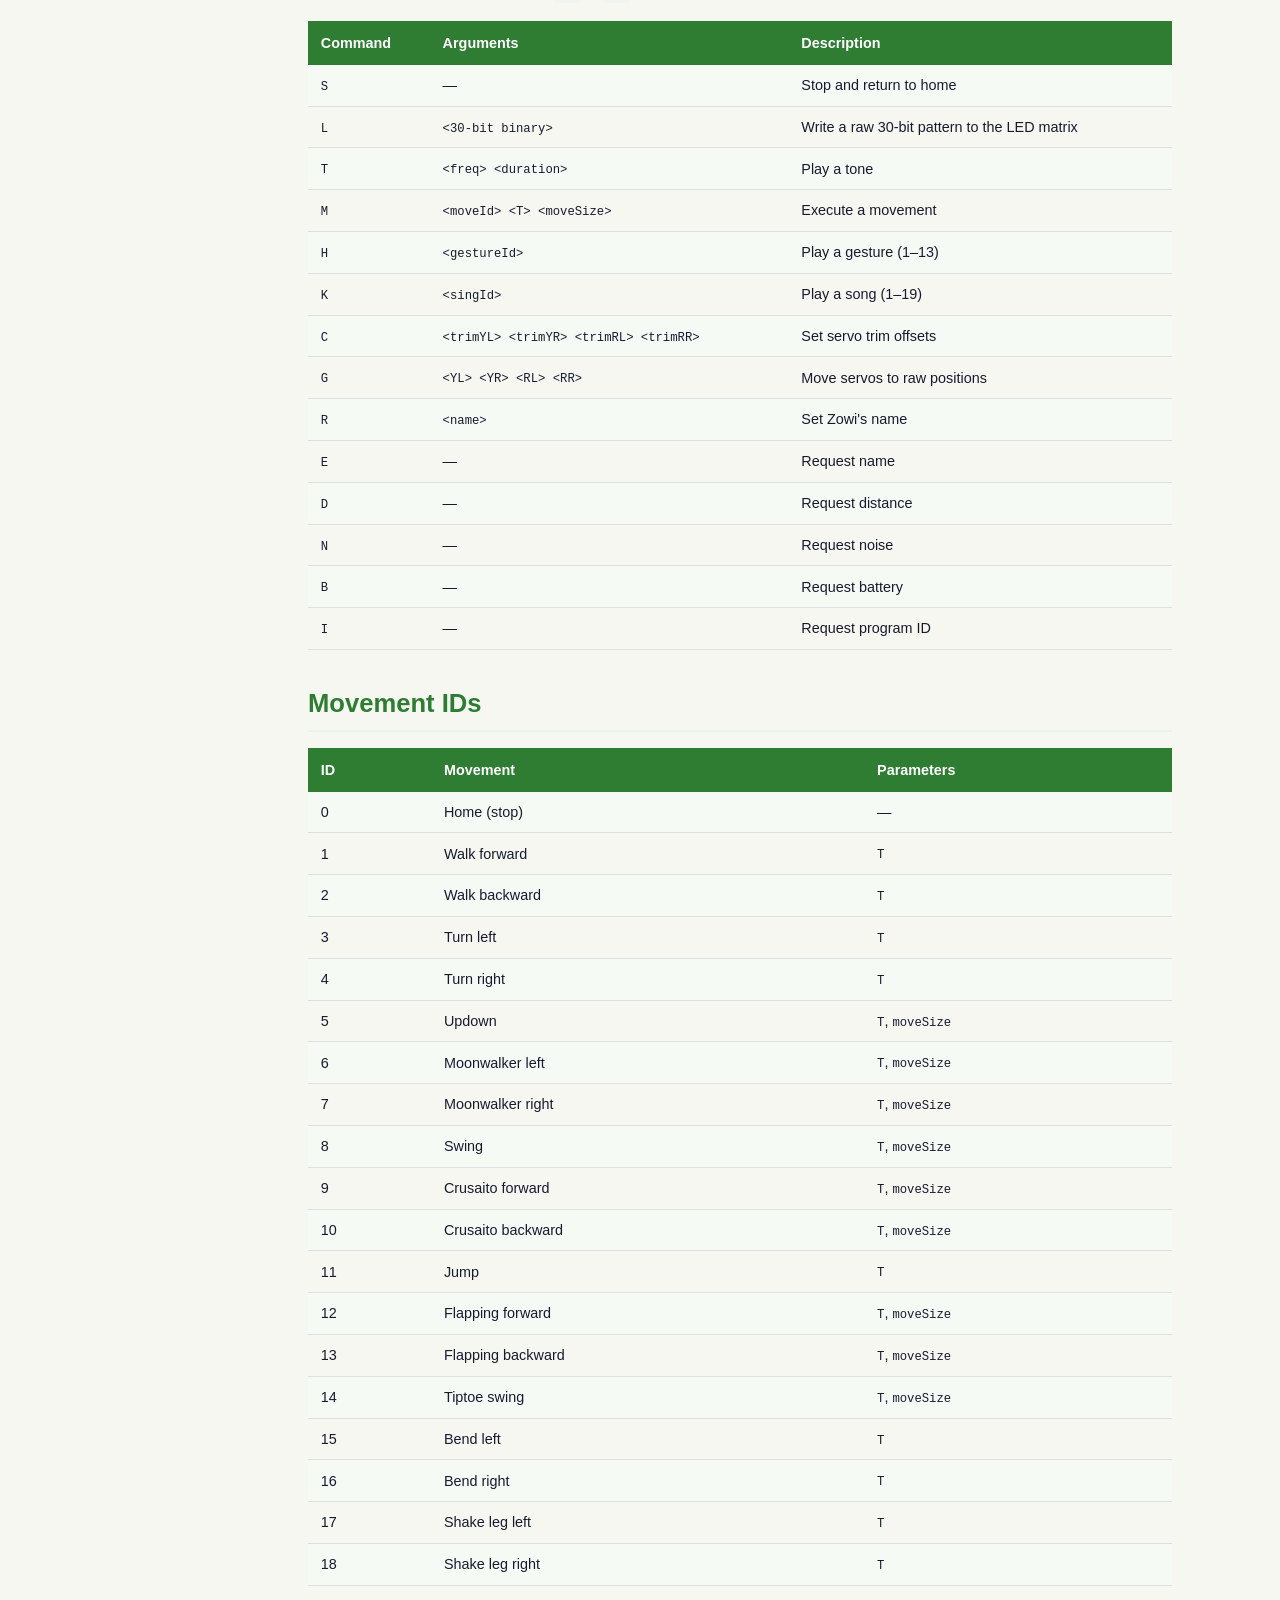
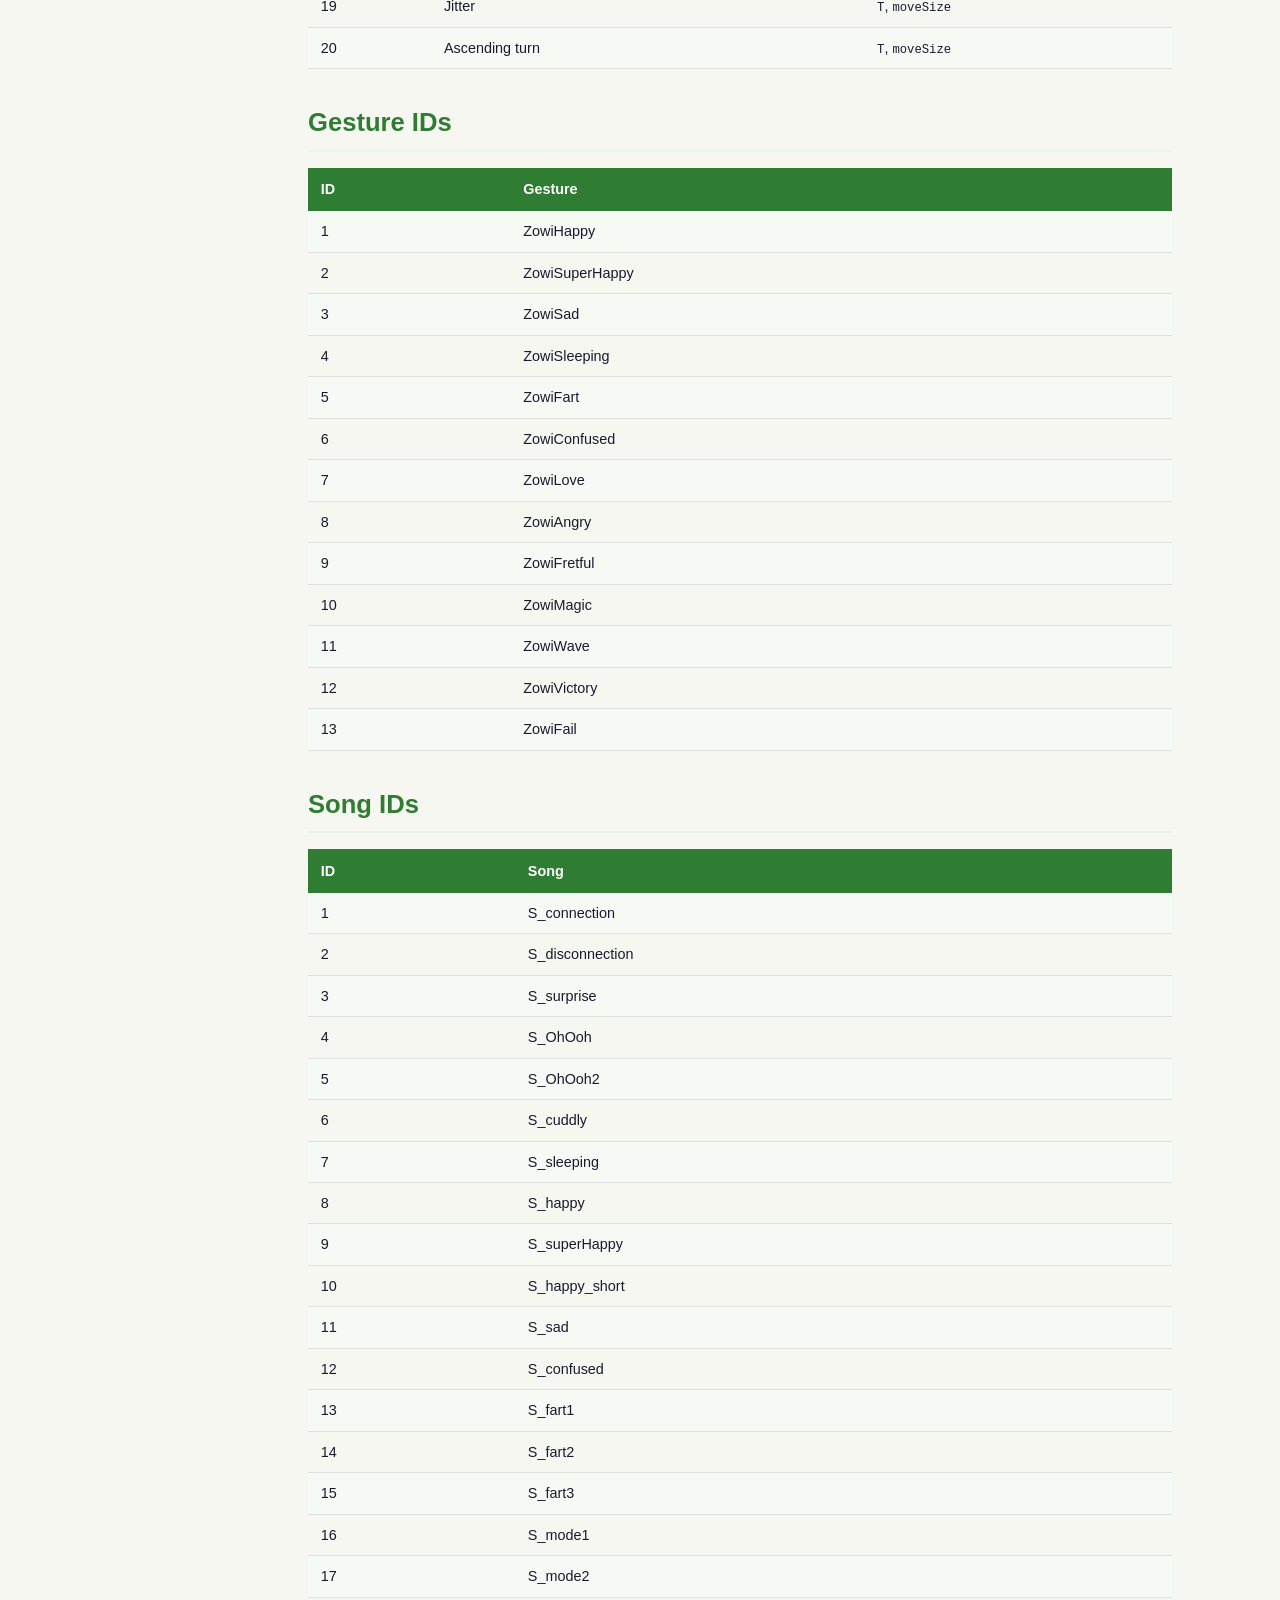
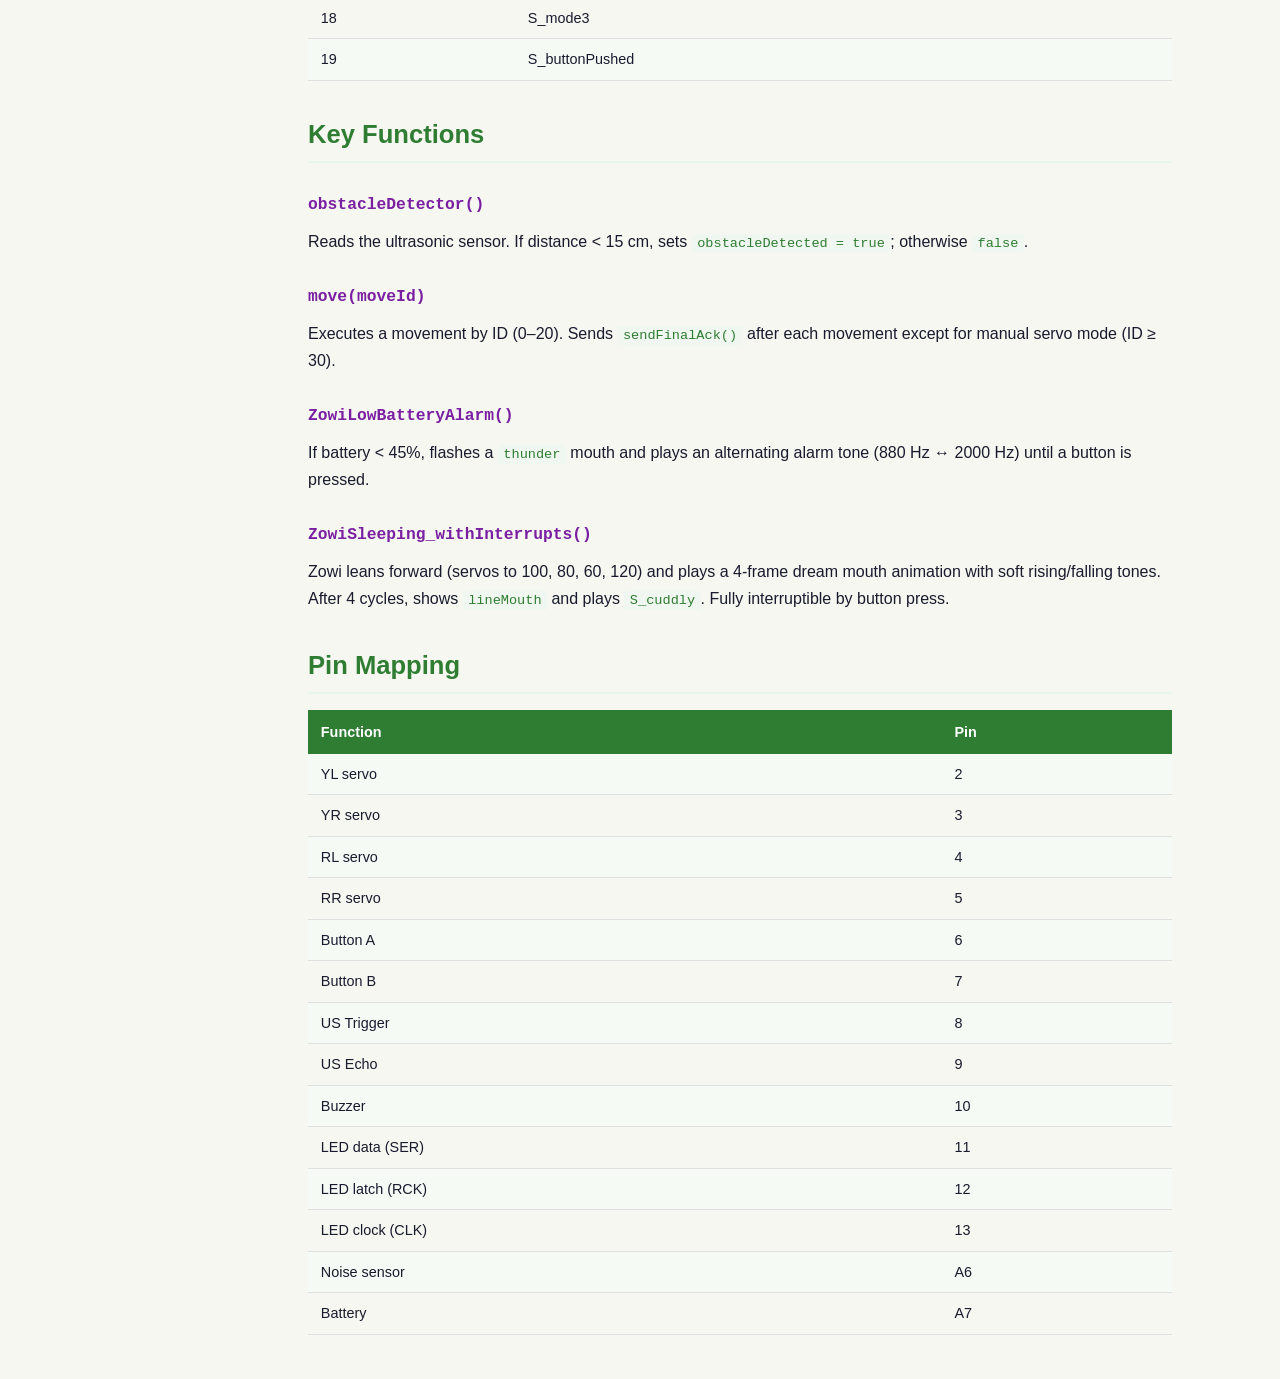
<file: docs/zowi-base.html>
<!DOCTYPE html>
<html lang="en">
<head>
  <meta charset="UTF-8">
  <meta name="viewport" content="width=device-width, initial-scale=1.0">
  <title>ZOWI BASE — Zowi Documentation</title>
  <link rel="stylesheet" href="css/style.css">
</head>
<body>
  <aside class="sidebar">
    <h1>Zowi</h1>
    <p class="subtitle">Open Robot Platform</p>
    <nav>
      <div class="nav-section">Documentation</div>
      <a href="index.html">Home</a>
      <a href="zowi-base.html" class="active">ZOWI BASE</a>
      <a href="zowi-api.html">Zowi API Reference</a>
      <a href="zowi-adivinawi.html">ZOWI Adivinawi</a>
      <a href="zowi-alarm.html">ZOWI Alarm</a>
      <a href="factory-zowi.html">Factory Zowi</a>
      <a href="arduino-libs.html">Arduino Libraries</a>
      <a href="calibration.html">Calibration</a>
      <div class="nav-section">Project Planning</div>
      <a href="migrate-esp32.html">Migrate to ESP32</a>
      <a href="zowi-vs-otto-esp32.html">Zowi vs Otto vs ESP32</a>
      <a href="zowi-vs-otto-libs.html">Zowi vs Otto Libs</a>
    </nav>
  </aside>

  <div class="main">
    <h1>ZOWI BASE v2</h1>
    <p>The default firmware for Zowi. Developed by BQ (Anita de Prado, Jose Alberca, Javier Isabel, Juan Gonzalez, Irene Sanz, December 2015). Released under GPL.</p>

    <h2>Overview</h2>
    <p>ZOWI_BASE_v2 is the main firmware that ships with every Zowi robot. It implements a 5-mode state machine accessible via the back buttons, plus a full serial command protocol for remote control via the ZowiApp (Bluetooth).</p>

    <div class="mermaid-container">
      <pre>
stateDiagram-v2
    [*] --> Boot
    Boot --> Idle : setup complete
    Idle --> Mode1_Dance : button A
    Idle --> Mode2_Obstacle : button B
    Idle --> Mode3_Noise : button A+B
    Idle --> Mode4_Teleop : serial data received
    Mode1_Dance --> Idle : any button
    Mode2_Obstacle --> Idle : any button
    Mode3_Noise --> Idle : any button
    Mode4_Teleop --> Idle : serial stop
    Idle --> Sleep : 80s inactivity
    Sleep --> Idle : any button
    state Idle {
        [*] --> Awake
        Awake --> Asleep : 80s
        Asleep --> Awake : button press
    }</pre>
    </div>

    <h2>Modes</h2>
    <table>
      <tr><th>Mode</th><th>Name</th><th>How to Select</th><th>Description</th></tr>
      <tr><td>0</td><td>Idle</td><td>Default on boot</td><td>Zowi waits. After 80 seconds of inactivity, falls asleep.</td></tr>
      <tr><td>1</td><td>Dance</td><td>Button <strong>A</strong></td><td>Zowi performs random dances.</td></tr>
      <tr><td>2</td><td>Obstacle Detection</td><td>Button <strong>B</strong></td><td>Zowi walks autonomously, avoiding obstacles.</td></tr>
      <tr><td>3</td><td>Noise Detection</td><td><strong>A + B</strong></td><td>Zowi reacts to claps/taps with a random dance.</td></tr>
      <tr><td>4</td><td>Teleoperation</td><td>Serial data received</td><td>Zowi listens for serial commands from the ZowiApp.</td></tr>
    </table>

    <h2>Boot Sequence</h2>

    <h3>1. Factory Name Check</h3>
    <pre><code>if (EEPROM.read(5) == '$') {
    EEPROM.put(5, '#');
    EEPROM.put(6, '\0');
    zowi.putMouth(culito);
    while(true) delay(1000);
}</code></pre>
    <p>If the EEPROM name is <code>$</code> (factory marker), Zowi writes <code>#</code> as the first name and enters an infinite loop showing a <code>culito</code> mouth. This is the <strong>factory state</strong> — the robot ships like this and only exits this loop when the user sets a name via the app.</p>

    <h3>2. Unbaptized Greeting</h3>
    <pre><code>if (EEPROM.read(5) == '#') {
    zowi.jump(1, 700);
    zowi.shakeLeg(1, T, 1);
    zowi.putMouth(smallSurprise);
    zowi.swing(2, 800, 20);
    zowi.home();
}</code></pre>
    <p>If the name is still <code>#</code> (never set by the user), Zowi performs an extended greeting animation. Once the user sets a name via the app, this greeting is skipped on subsequent boots.</p>

    <h3>3. Boot Animations</h3>
    <p>After the name check, Zowi plays a "littleUuh" mouth animation, a smile with <code>S_happy</code> sound, and if unbaptized: jump, shake leg, and swing.</p>

    <h3>4. Idle Loop</h3>
    <p>After setup, Zowi enters Mode 0 (Idle). Every 80 seconds of inactivity, it falls asleep with a dream animation and snoring sounds.</p>

    <h2>Mode Selection</h2>
    <table>
      <tr><th>Buttons</th><th>Mode</th><th>Sound</th></tr>
      <tr><td><strong>A</strong> only</td><td>1 — Dance</td><td><code>S_mode1</code></td></tr>
      <tr><td><strong>B</strong> only</td><td>2 — Obstacle Detection</td><td><code>S_mode2</code></td></tr>
      <tr><td><strong>A + B</strong></td><td>3 — Noise Detection</td><td><code>S_mode3</code></td></tr>
    </table>

    <h2>Mode Logic</h2>

    <h3>Mode 0 — Idle</h3>
    <p>Zowi stands still with a happy mouth. After 80 seconds of inactivity, it falls asleep: leans forward, plays a 4-frame dream mouth animation with soft tones, then shows <code>lineMouth</code> and plays <code>S_cuddly</code>. Any button press interrupts the sleep.</p>

    <h3>Mode 1 — Dance</h3>
    <p>Zowi picks a random dance (IDs 5–20) and performs it 1–5 times. For dances 15–18 (bend, shakeLeg), it does 1 repetition at a slower tempo (1600 ms). For all others, it does 3–5 repetitions at 1000 ms.</p>

    <h3>Mode 2 — Obstacle Detection</h3>
    <p>Zowi walks forward until it detects an obstacle within 15 cm. When an obstacle is found, it shows surprise, jumps, looks confused, steps back, and checks again. If clear, it smiles and turns left. If still blocked, it repeats the reaction.</p>

    <h3>Mode 3 — Noise Detection</h3>
    <p>Zowi listens for noise (analog reading ≥ 650). When detected, it shows surprise, plays a sound, performs a random dance, and returns to home.</p>

    <h3>Mode 4 — Teleoperation</h3>
    <p>Activated automatically when serial data is received. Zowi disables button interrupts and processes serial commands via <code>ZowiSerialCommand</code>.</p>

    <h2>Serial Protocol</h2>
    <p>Baud rate: <strong>115200</strong>. All frames use <code>&&</code> ... <code>%%</code>.</p>

    <table>
      <tr><th>Command</th><th>Arguments</th><th>Description</th></tr>
      <tr><td><code>S</code></td><td>—</td><td>Stop and return to home</td></tr>
      <tr><td><code>L</code></td><td><code>&lt;30-bit binary&gt;</code></td><td>Write a raw 30-bit pattern to the LED matrix</td></tr>
      <tr><td><code>T</code></td><td><code>&lt;freq&gt; &lt;duration&gt;</code></td><td>Play a tone</td></tr>
      <tr><td><code>M</code></td><td><code>&lt;moveId&gt; &lt;T&gt; &lt;moveSize&gt;</code></td><td>Execute a movement</td></tr>
      <tr><td><code>H</code></td><td><code>&lt;gestureId&gt;</code></td><td>Play a gesture (1–13)</td></tr>
      <tr><td><code>K</code></td><td><code>&lt;singId&gt;</code></td><td>Play a song (1–19)</td></tr>
      <tr><td><code>C</code></td><td><code>&lt;trimYL&gt; &lt;trimYR&gt; &lt;trimRL&gt; &lt;trimRR&gt;</code></td><td>Set servo trim offsets</td></tr>
      <tr><td><code>G</code></td><td><code>&lt;YL&gt; &lt;YR&gt; &lt;RL&gt; &lt;RR&gt;</code></td><td>Move servos to raw positions</td></tr>
      <tr><td><code>R</code></td><td><code>&lt;name&gt;</code></td><td>Set Zowi's name</td></tr>
      <tr><td><code>E</code></td><td>—</td><td>Request name</td></tr>
      <tr><td><code>D</code></td><td>—</td><td>Request distance</td></tr>
      <tr><td><code>N</code></td><td>—</td><td>Request noise</td></tr>
      <tr><td><code>B</code></td><td>—</td><td>Request battery</td></tr>
      <tr><td><code>I</code></td><td>—</td><td>Request program ID</td></tr>
    </table>

    <h2>Movement IDs</h2>
    <table>
      <tr><th>ID</th><th>Movement</th><th>Parameters</th></tr>
      <tr><td>0</td><td>Home (stop)</td><td>—</td></tr>
      <tr><td>1</td><td>Walk forward</td><td><code>T</code></td></tr>
      <tr><td>2</td><td>Walk backward</td><td><code>T</code></td></tr>
      <tr><td>3</td><td>Turn left</td><td><code>T</code></td></tr>
      <tr><td>4</td><td>Turn right</td><td><code>T</code></td></tr>
      <tr><td>5</td><td>Updown</td><td><code>T</code>, <code>moveSize</code></td></tr>
      <tr><td>6</td><td>Moonwalker left</td><td><code>T</code>, <code>moveSize</code></td></tr>
      <tr><td>7</td><td>Moonwalker right</td><td><code>T</code>, <code>moveSize</code></td></tr>
      <tr><td>8</td><td>Swing</td><td><code>T</code>, <code>moveSize</code></td></tr>
      <tr><td>9</td><td>Crusaito forward</td><td><code>T</code>, <code>moveSize</code></td></tr>
      <tr><td>10</td><td>Crusaito backward</td><td><code>T</code>, <code>moveSize</code></td></tr>
      <tr><td>11</td><td>Jump</td><td><code>T</code></td></tr>
      <tr><td>12</td><td>Flapping forward</td><td><code>T</code>, <code>moveSize</code></td></tr>
      <tr><td>13</td><td>Flapping backward</td><td><code>T</code>, <code>moveSize</code></td></tr>
      <tr><td>14</td><td>Tiptoe swing</td><td><code>T</code>, <code>moveSize</code></td></tr>
      <tr><td>15</td><td>Bend left</td><td><code>T</code></td></tr>
      <tr><td>16</td><td>Bend right</td><td><code>T</code></td></tr>
      <tr><td>17</td><td>Shake leg left</td><td><code>T</code></td></tr>
      <tr><td>18</td><td>Shake leg right</td><td><code>T</code></td></tr>
      <tr><td>19</td><td>Jitter</td><td><code>T</code>, <code>moveSize</code></td></tr>
      <tr><td>20</td><td>Ascending turn</td><td><code>T</code>, <code>moveSize</code></td></tr>
    </table>

    <h2>Gesture IDs</h2>
    <table>
      <tr><th>ID</th><th>Gesture</th></tr>
      <tr><td>1</td><td>ZowiHappy</td></tr>
      <tr><td>2</td><td>ZowiSuperHappy</td></tr>
      <tr><td>3</td><td>ZowiSad</td></tr>
      <tr><td>4</td><td>ZowiSleeping</td></tr>
      <tr><td>5</td><td>ZowiFart</td></tr>
      <tr><td>6</td><td>ZowiConfused</td></tr>
      <tr><td>7</td><td>ZowiLove</td></tr>
      <tr><td>8</td><td>ZowiAngry</td></tr>
      <tr><td>9</td><td>ZowiFretful</td></tr>
      <tr><td>10</td><td>ZowiMagic</td></tr>
      <tr><td>11</td><td>ZowiWave</td></tr>
      <tr><td>12</td><td>ZowiVictory</td></tr>
      <tr><td>13</td><td>ZowiFail</td></tr>
    </table>

    <h2>Song IDs</h2>
    <table>
      <tr><th>ID</th><th>Song</th></tr>
      <tr><td>1</td><td>S_connection</td></tr>
      <tr><td>2</td><td>S_disconnection</td></tr>
      <tr><td>3</td><td>S_surprise</td></tr>
      <tr><td>4</td><td>S_OhOoh</td></tr>
      <tr><td>5</td><td>S_OhOoh2</td></tr>
      <tr><td>6</td><td>S_cuddly</td></tr>
      <tr><td>7</td><td>S_sleeping</td></tr>
      <tr><td>8</td><td>S_happy</td></tr>
      <tr><td>9</td><td>S_superHappy</td></tr>
      <tr><td>10</td><td>S_happy_short</td></tr>
      <tr><td>11</td><td>S_sad</td></tr>
      <tr><td>12</td><td>S_confused</td></tr>
      <tr><td>13</td><td>S_fart1</td></tr>
      <tr><td>14</td><td>S_fart2</td></tr>
      <tr><td>15</td><td>S_fart3</td></tr>
      <tr><td>16</td><td>S_mode1</td></tr>
      <tr><td>17</td><td>S_mode2</td></tr>
      <tr><td>18</td><td>S_mode3</td></tr>
      <tr><td>19</td><td>S_buttonPushed</td></tr>
    </table>

    <h2>Key Functions</h2>

    <h3><code>obstacleDetector()</code></h3>
    <p>Reads the ultrasonic sensor. If distance &lt; 15 cm, sets <code>obstacleDetected = true</code>; otherwise <code>false</code>.</p>

    <h3><code>move(moveId)</code></h3>
    <p>Executes a movement by ID (0–20). Sends <code>sendFinalAck()</code> after each movement except for manual servo mode (ID ≥ 30).</p>

    <h3><code>ZowiLowBatteryAlarm()</code></h3>
    <p>If battery &lt; 45%, flashes a <code>thunder</code> mouth and plays an alternating alarm tone (880 Hz ↔ 2000 Hz) until a button is pressed.</p>

    <h3><code>ZowiSleeping_withInterrupts()</code></h3>
    <p>Zowi leans forward (servos to 100, 80, 60, 120) and plays a 4-frame dream mouth animation with soft rising/falling tones. After 4 cycles, shows <code>lineMouth</code> and plays <code>S_cuddly</code>. Fully interruptible by button press.</p>

    <h2>Pin Mapping</h2>
    <table>
      <tr><th>Function</th><th>Pin</th></tr>
      <tr><td>YL servo</td><td>2</td></tr>
      <tr><td>YR servo</td><td>3</td></tr>
      <tr><td>RL servo</td><td>4</td></tr>
      <tr><td>RR servo</td><td>5</td></tr>
      <tr><td>Button A</td><td>6</td></tr>
      <tr><td>Button B</td><td>7</td></tr>
      <tr><td>US Trigger</td><td>8</td></tr>
      <tr><td>US Echo</td><td>9</td></tr>
      <tr><td>Buzzer</td><td>10</td></tr>
      <tr><td>LED data (SER)</td><td>11</td></tr>
      <tr><td>LED latch (RCK)</td><td>12</td></tr>
      <tr><td>LED clock (CLK)</td><td>13</td></tr>
      <tr><td>Noise sensor</td><td>A6</td></tr>
      <tr><td>Battery</td><td>A7</td></tr>
    </table>
  </div>
</body>
</html>
</file>
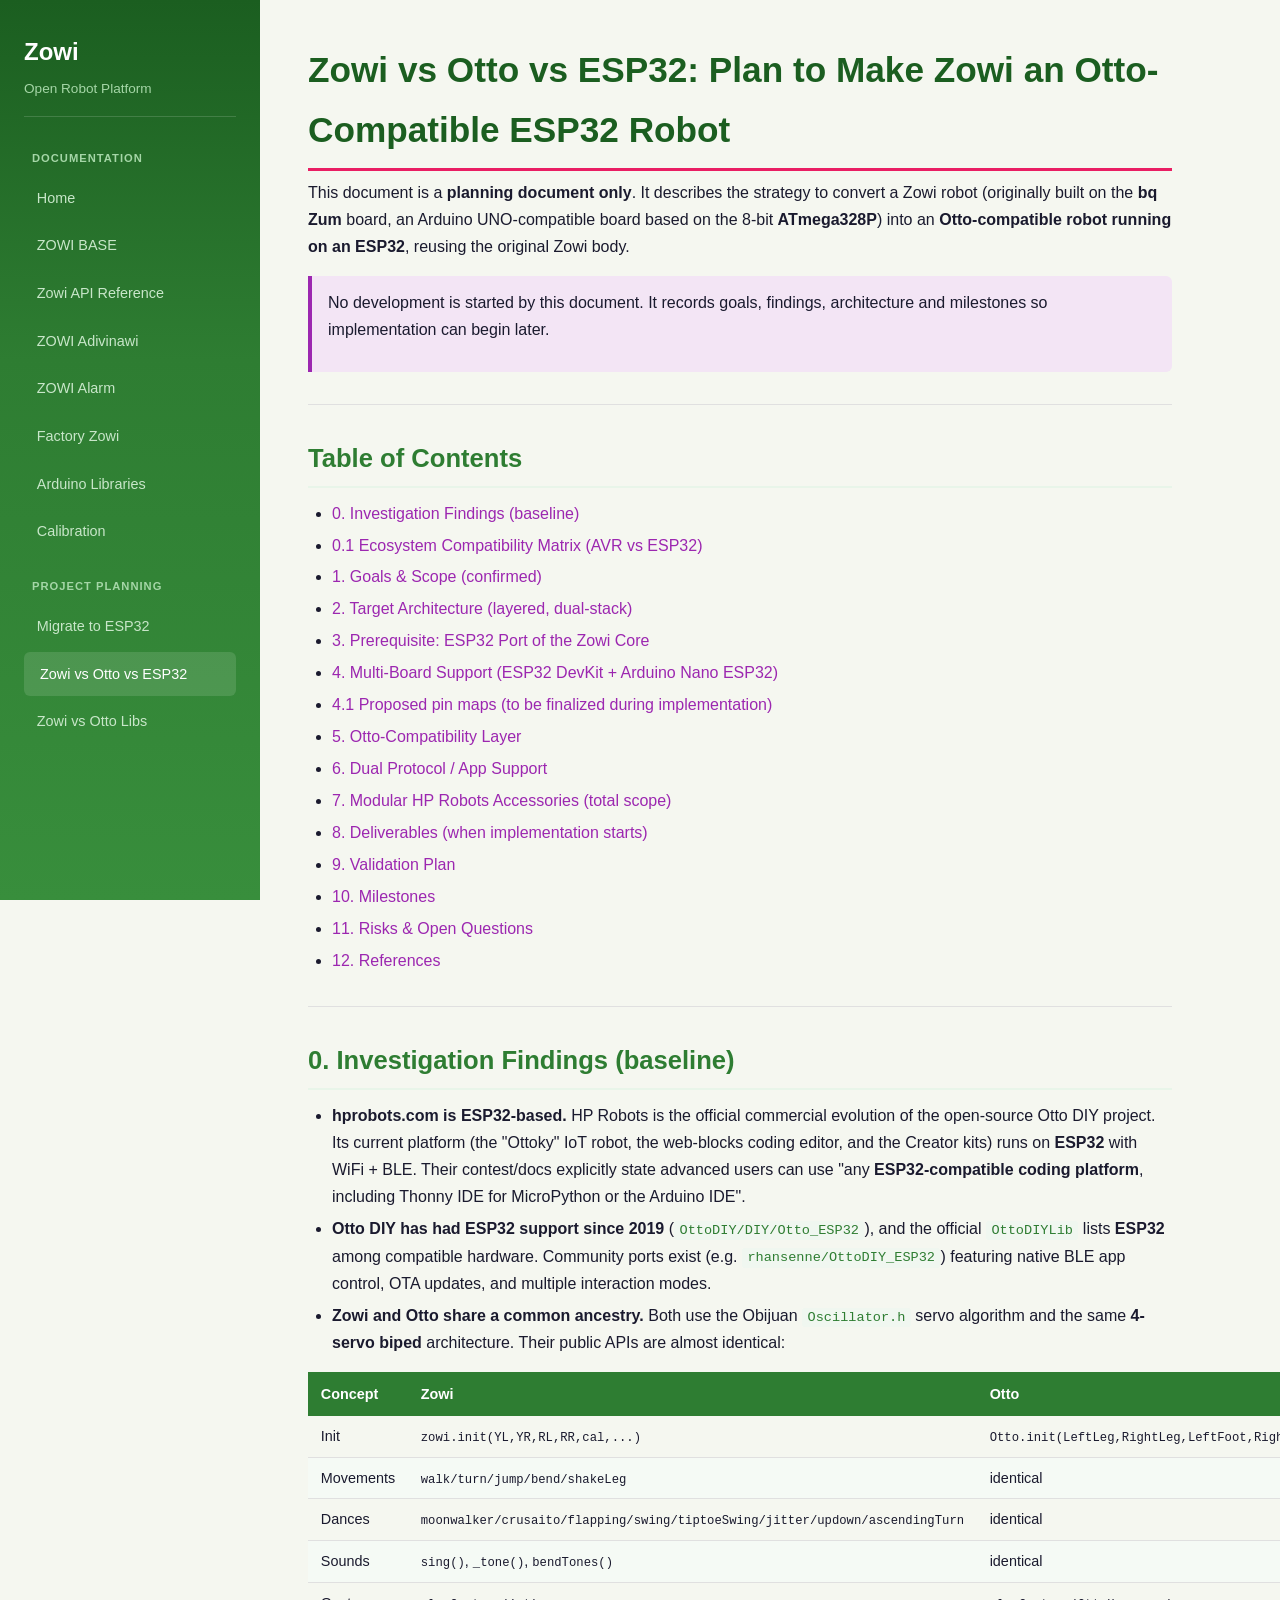
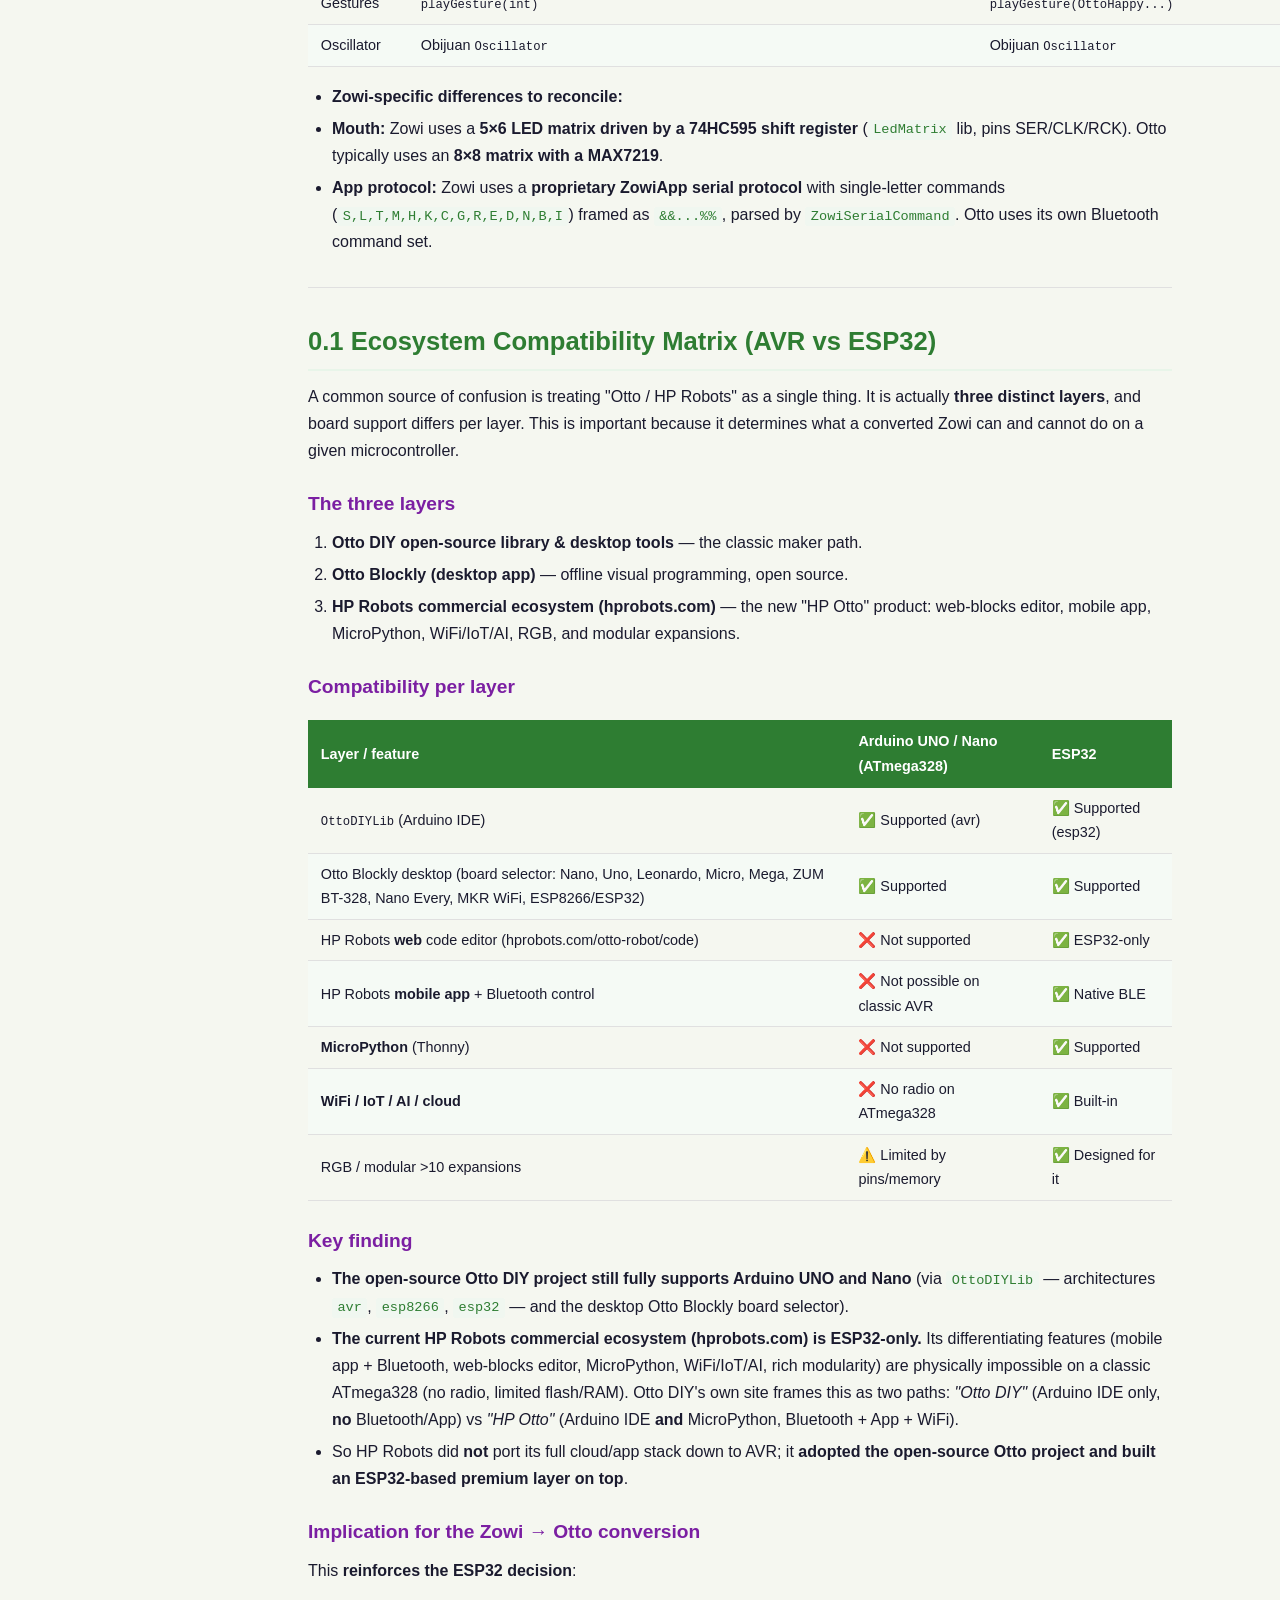
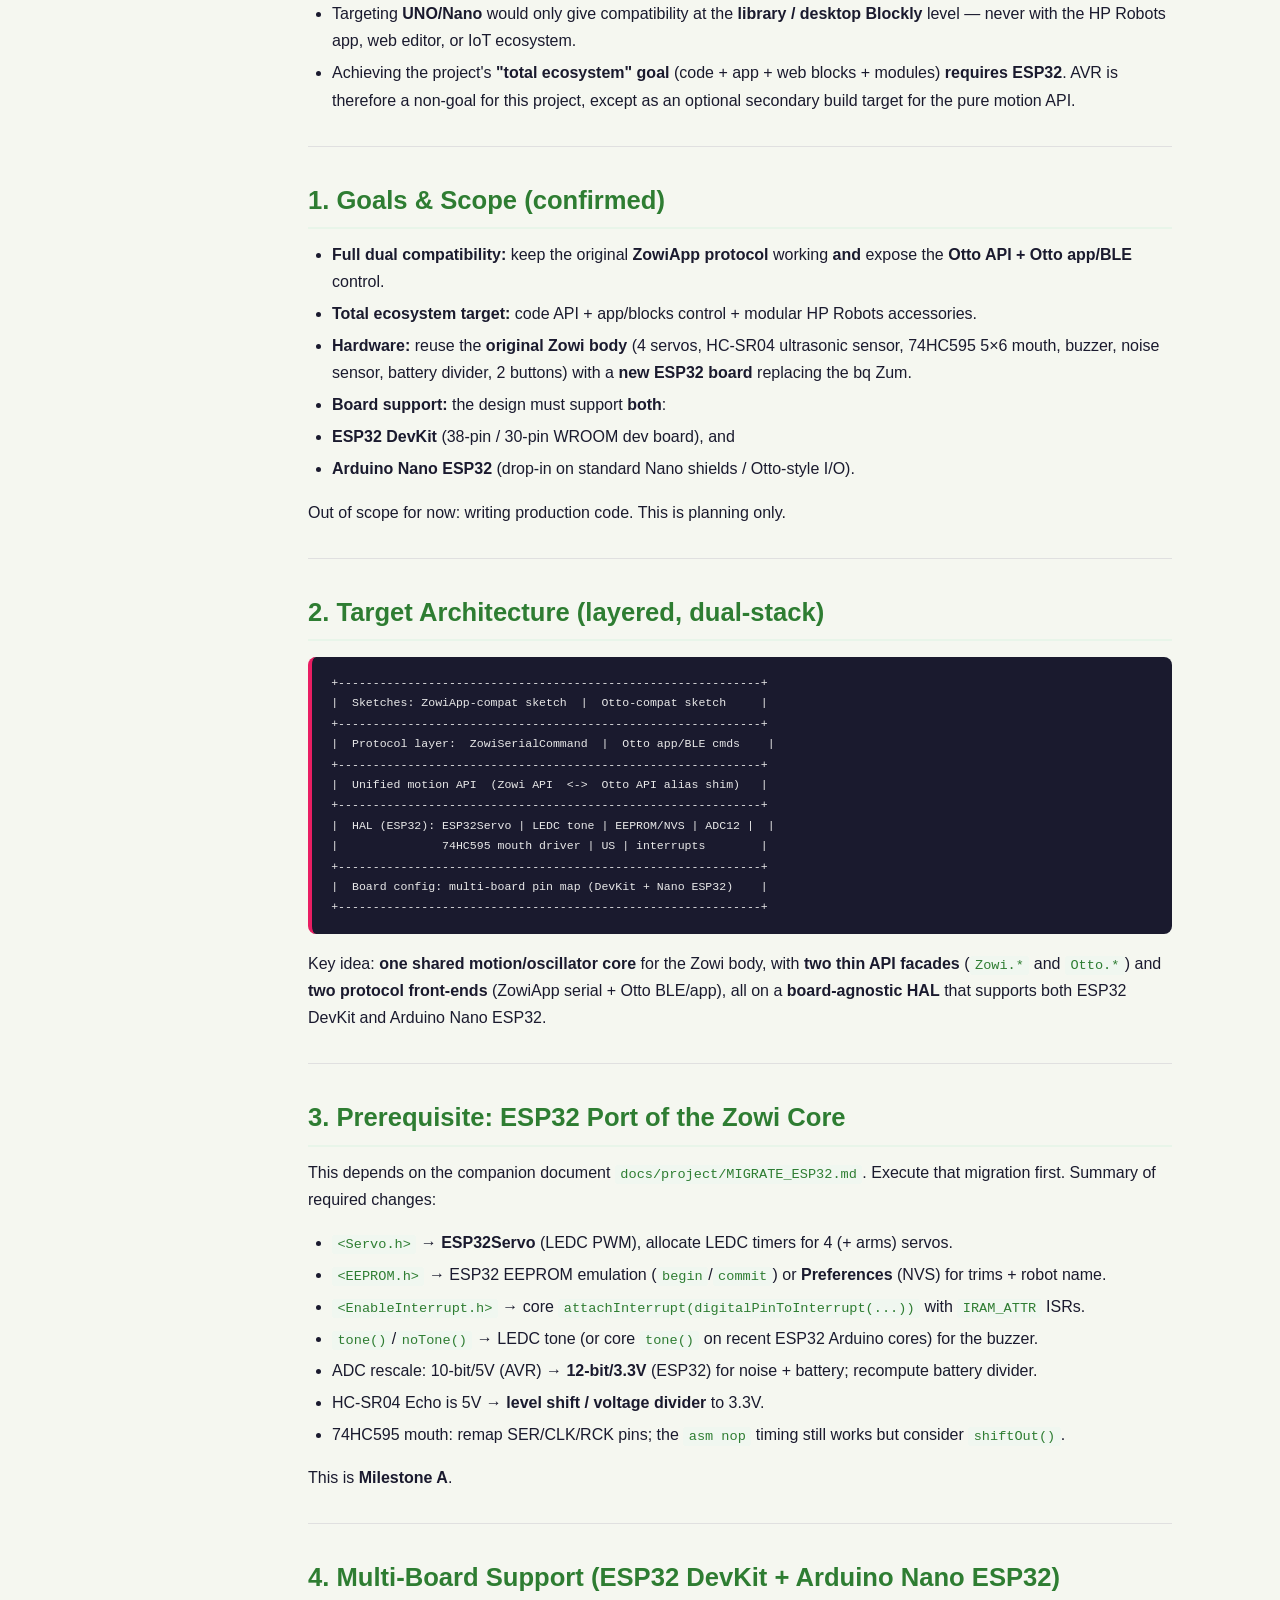
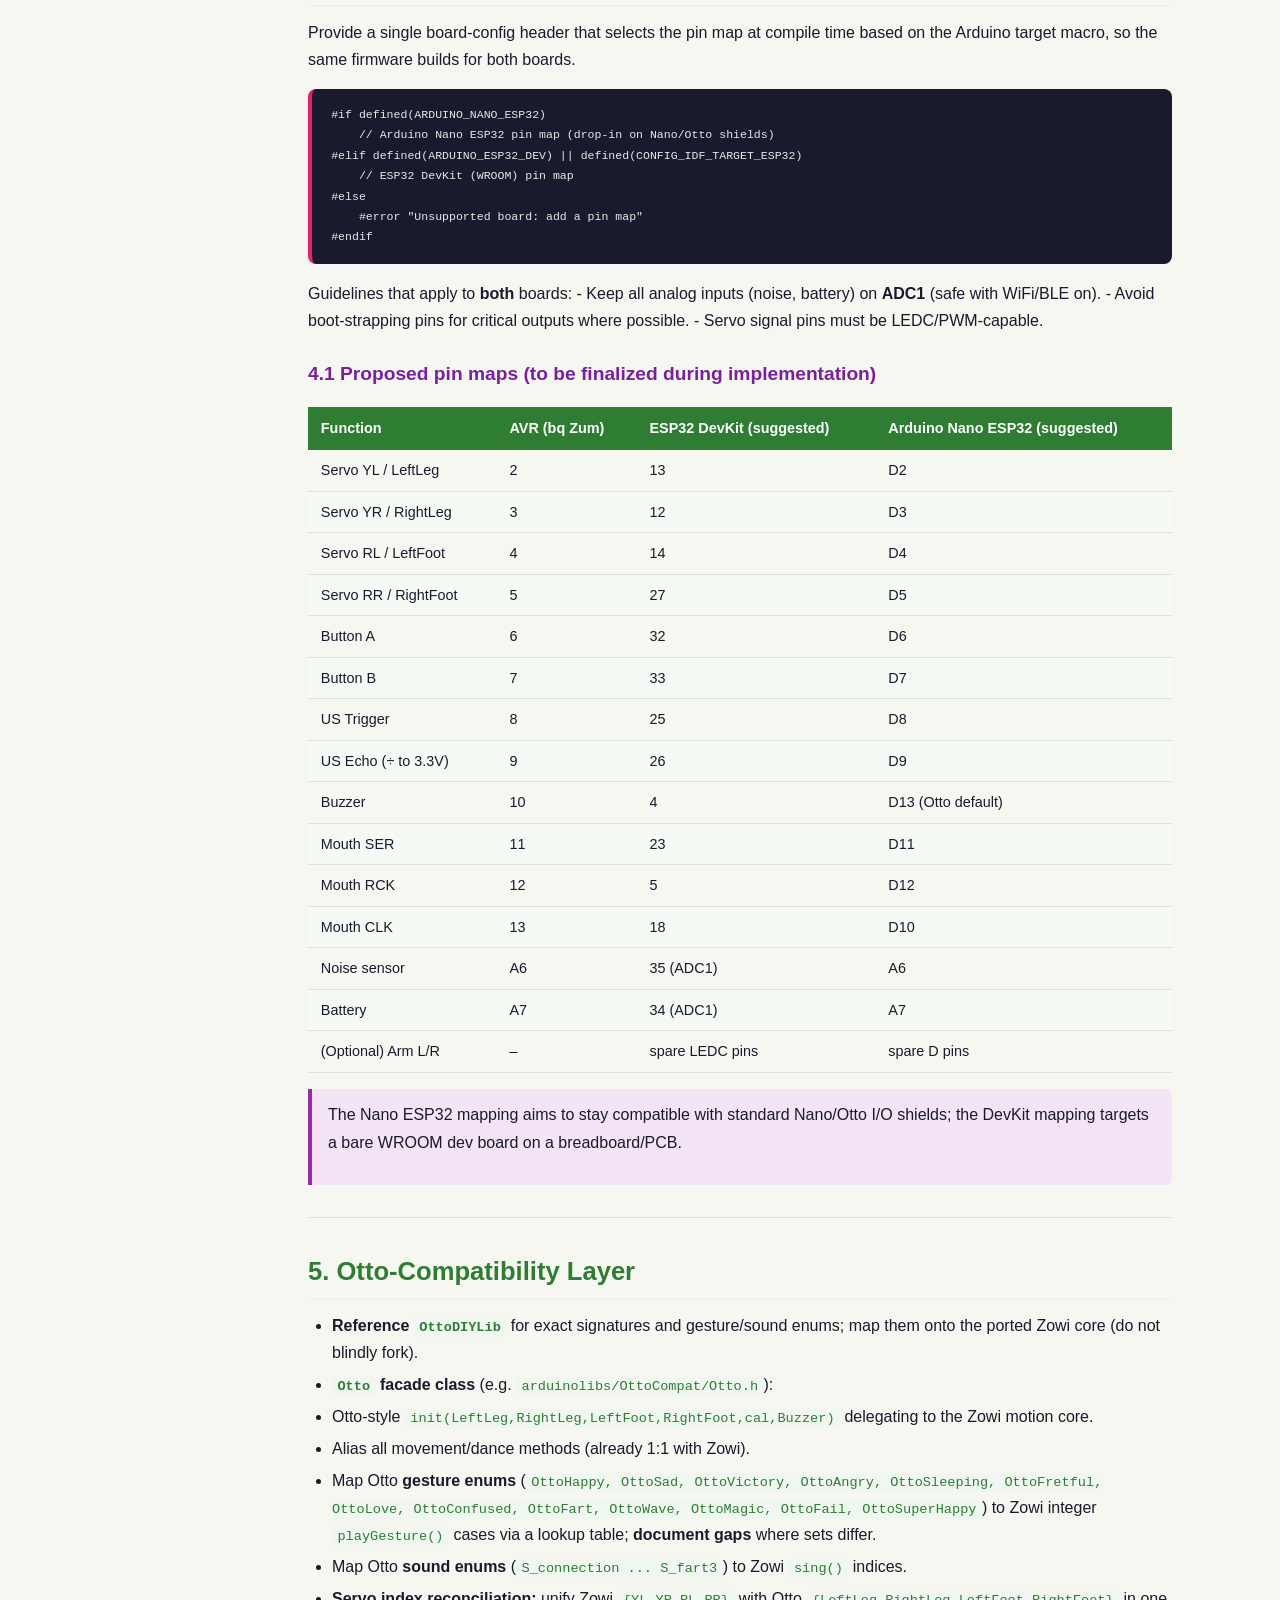
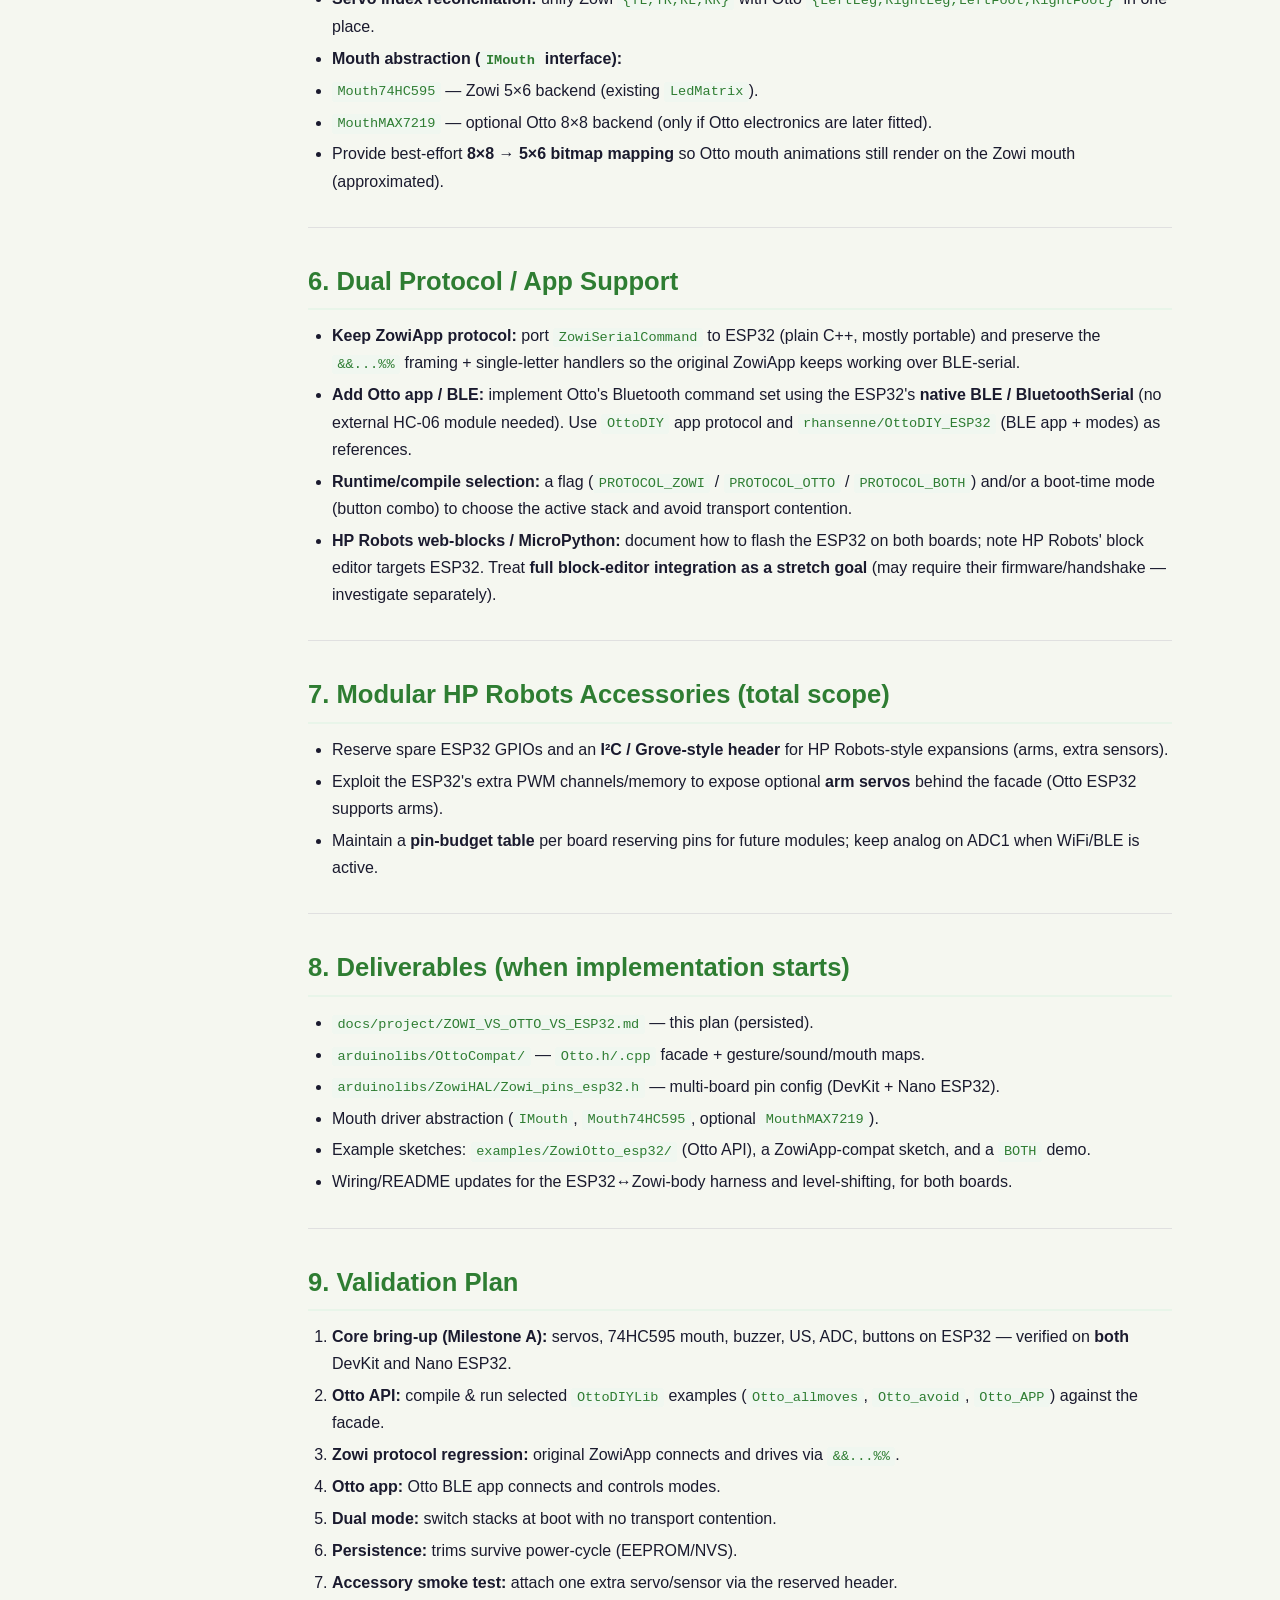
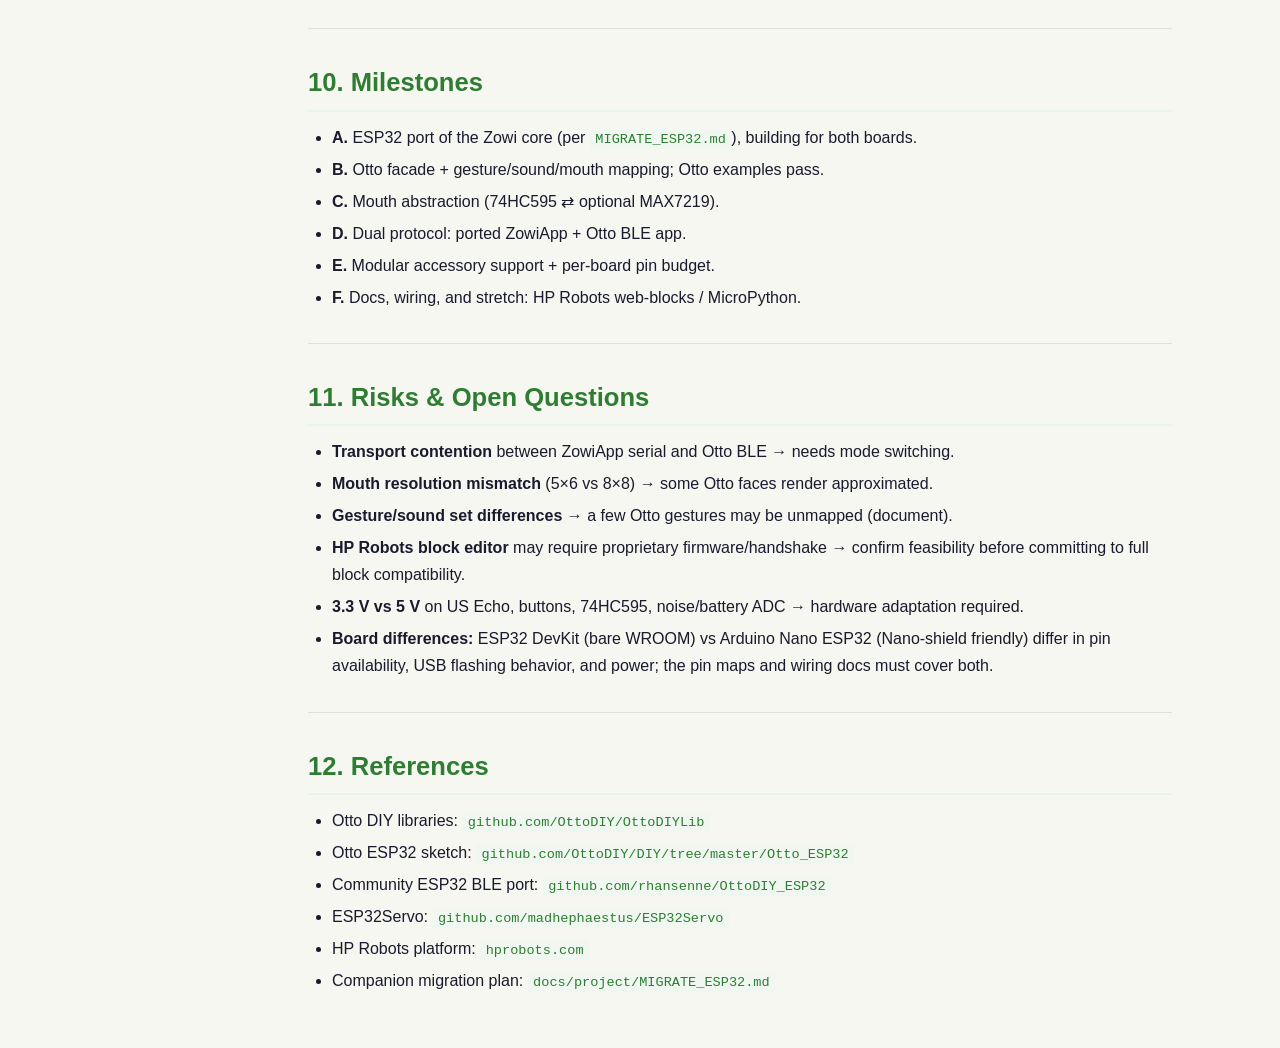
<file: docs/zowi-vs-otto-esp32.html>
<!DOCTYPE html>
<html lang="en">
<head>
  <meta charset="UTF-8">
  <meta name="viewport" content="width=device-width, initial-scale=1.0">
  <title>Zowi vs Otto vs ESP32 — Zowi Documentation</title>
  <link rel="stylesheet" href="css/style.css">
</head>
<body>
  <aside class="sidebar">
    <h1>Zowi</h1>
    <p class="subtitle">Open Robot Platform</p>
    <nav>
      <div class="nav-section">Documentation</div>
      <a href="index.html">Home</a>
      <a href="zowi-base.html">ZOWI BASE</a>
      <a href="zowi-api.html">Zowi API Reference</a>
      <a href="zowi-adivinawi.html">ZOWI Adivinawi</a>
      <a href="zowi-alarm.html">ZOWI Alarm</a>
      <a href="factory-zowi.html">Factory Zowi</a>
      <a href="arduino-libs.html">Arduino Libraries</a>
      <a href="calibration.html">Calibration</a>
      <div class="nav-section">Project Planning</div>
      <a href="migrate-esp32.html">Migrate to ESP32</a>
      <a href="zowi-vs-otto-esp32.html" class="active">Zowi vs Otto vs ESP32</a>
      <a href="zowi-vs-otto-libs.html">Zowi vs Otto Libs</a>
    </nav>
  </aside>

  <div class="main">
<h1 id="zowi-vs-otto-vs-esp32-plan-to-make-zowi-an-otto-compatible-esp32-robot">Zowi vs Otto vs ESP32: Plan to Make Zowi an Otto-Compatible ESP32 Robot</h1>
<p>This document is a <strong>planning document only</strong>. It describes the strategy to
convert a Zowi robot (originally built on the <strong>bq Zum</strong> board, an Arduino
UNO-compatible board based on the 8-bit <strong>ATmega328P</strong>) into an <strong>Otto-compatible
robot running on an ESP32</strong>, reusing the original Zowi body.</p>
<blockquote>
<p>No development is started by this document. It records goals, findings,
architecture and milestones so implementation can begin later.</p>
</blockquote>
<hr />
<h2 id="table-of-contents">Table of Contents</h2>
<ul>
<li><a href="#0-investigation-findings-baseline">0. Investigation Findings (baseline)</a></li>
<li><a href="#01-ecosystem-compatibility-matrix-avr-vs-esp32">0.1 Ecosystem Compatibility Matrix (AVR vs ESP32)</a></li>
<li><a href="#1-goals--scope-confirmed">1. Goals &amp; Scope (confirmed)</a></li>
<li><a href="#2-target-architecture-layered-dual-stack">2. Target Architecture (layered, dual-stack)</a></li>
<li><a href="#3-prerequisite-esp32-port-of-the-zowi-core">3. Prerequisite: ESP32 Port of the Zowi Core</a></li>
<li><a href="#4-multi-board-support-esp32-devkit--arduino-nano-esp32">4. Multi-Board Support (ESP32 DevKit + Arduino Nano ESP32)</a></li>
<li><a href="#41-proposed-pin-maps-to-be-finalized-during-implementation">4.1 Proposed pin maps (to be finalized during implementation)</a></li>
<li><a href="#5-otto-compatibility-layer">5. Otto-Compatibility Layer</a></li>
<li><a href="#6-dual-protocol--app-support">6. Dual Protocol / App Support</a></li>
<li><a href="#7-modular-hp-robots-accessories-total-scope">7. Modular HP Robots Accessories (total scope)</a></li>
<li><a href="#8-deliverables-when-implementation-starts">8. Deliverables (when implementation starts)</a></li>
<li><a href="#9-validation-plan">9. Validation Plan</a></li>
<li><a href="#10-milestones">10. Milestones</a></li>
<li><a href="#11-risks--open-questions">11. Risks &amp; Open Questions</a></li>
<li><a href="#12-references">12. References</a></li>
</ul>
<hr />
<h2 id="0-investigation-findings-baseline">0. Investigation Findings (baseline)</h2>
<ul>
<li><strong>hprobots.com is ESP32-based.</strong> HP Robots is the official commercial
  evolution of the open-source Otto DIY project. Its current platform (the
  "Ottoky" IoT robot, the web-blocks coding editor, and the Creator kits) runs
  on <strong>ESP32</strong> with WiFi + BLE. Their contest/docs explicitly state advanced
  users can use "any <strong>ESP32-compatible coding platform</strong>, including Thonny IDE
  for MicroPython or the Arduino IDE".</li>
<li><strong>Otto DIY has had ESP32 support since 2019</strong> (<code>OttoDIY/DIY/Otto_ESP32</code>), and
  the official <code>OttoDIYLib</code> lists <strong>ESP32</strong> among compatible hardware. Community
  ports exist (e.g. <code>rhansenne/OttoDIY_ESP32</code>) featuring native BLE app control,
  OTA updates, and multiple interaction modes.</li>
<li><strong>Zowi and Otto share a common ancestry.</strong> Both use the Obijuan
  <code>Oscillator.h</code> servo algorithm and the same <strong>4-servo biped</strong> architecture.
  Their public APIs are almost identical:</li>
</ul>
<table>
<thead>
<tr>
<th>Concept</th>
<th>Zowi</th>
<th>Otto</th>
</tr>
</thead>
<tbody>
<tr>
<td>Init</td>
<td><code>zowi.init(YL,YR,RL,RR,cal,...)</code></td>
<td><code>Otto.init(LeftLeg,RightLeg,LeftFoot,RightFoot,cal,Buzzer)</code></td>
</tr>
<tr>
<td>Movements</td>
<td><code>walk/turn/jump/bend/shakeLeg</code></td>
<td>identical</td>
</tr>
<tr>
<td>Dances</td>
<td><code>moonwalker/crusaito/flapping/swing/tiptoeSwing/jitter/updown/ascendingTurn</code></td>
<td>identical</td>
</tr>
<tr>
<td>Sounds</td>
<td><code>sing()</code>, <code>_tone()</code>, <code>bendTones()</code></td>
<td>identical</td>
</tr>
<tr>
<td>Gestures</td>
<td><code>playGesture(int)</code></td>
<td><code>playGesture(OttoHappy...)</code></td>
</tr>
<tr>
<td>Oscillator</td>
<td>Obijuan <code>Oscillator</code></td>
<td>Obijuan <code>Oscillator</code></td>
</tr>
</tbody>
</table>
<ul>
<li><strong>Zowi-specific differences to reconcile:</strong></li>
<li><strong>Mouth:</strong> Zowi uses a <strong>5×6 LED matrix driven by a 74HC595 shift register</strong>
    (<code>LedMatrix</code> lib, pins SER/CLK/RCK). Otto typically uses an <strong>8×8 matrix with
    a MAX7219</strong>.</li>
<li><strong>App protocol:</strong> Zowi uses a <strong>proprietary ZowiApp serial protocol</strong> with
    single-letter commands (<code>S,L,T,M,H,K,C,G,R,E,D,N,B,I</code>) framed as <code>&amp;&amp;...%%</code>,
    parsed by <code>ZowiSerialCommand</code>. Otto uses its own Bluetooth command set.</li>
</ul>
<hr />
<h2 id="01-ecosystem-compatibility-matrix-avr-vs-esp32">0.1 Ecosystem Compatibility Matrix (AVR vs ESP32)</h2>
<p>A common source of confusion is treating "Otto / HP Robots" as a single thing.
It is actually <strong>three distinct layers</strong>, and board support differs per layer.
This is important because it determines what a converted Zowi can and cannot do
on a given microcontroller.</p>
<h3 id="the-three-layers">The three layers</h3>
<ol>
<li><strong>Otto DIY open-source library &amp; desktop tools</strong> — the classic maker path.</li>
<li><strong>Otto Blockly (desktop app)</strong> — offline visual programming, open source.</li>
<li><strong>HP Robots commercial ecosystem (hprobots.com)</strong> — the new "HP Otto"
   product: web-blocks editor, mobile app, MicroPython, WiFi/IoT/AI, RGB, and
   modular expansions.</li>
</ol>
<h3 id="compatibility-per-layer">Compatibility per layer</h3>
<table>
<thead>
<tr>
<th>Layer / feature</th>
<th>Arduino UNO / Nano (ATmega328)</th>
<th>ESP32</th>
</tr>
</thead>
<tbody>
<tr>
<td><code>OttoDIYLib</code> (Arduino IDE)</td>
<td>✅ Supported (avr)</td>
<td>✅ Supported (esp32)</td>
</tr>
<tr>
<td>Otto Blockly desktop (board selector: Nano, Uno, Leonardo, Micro, Mega, ZUM BT-328, Nano Every, MKR WiFi, ESP8266/ESP32)</td>
<td>✅ Supported</td>
<td>✅ Supported</td>
</tr>
<tr>
<td>HP Robots <strong>web</strong> code editor (hprobots.com/otto-robot/code)</td>
<td>❌ Not supported</td>
<td>✅ ESP32-only</td>
</tr>
<tr>
<td>HP Robots <strong>mobile app</strong> + Bluetooth control</td>
<td>❌ Not possible on classic AVR</td>
<td>✅ Native BLE</td>
</tr>
<tr>
<td><strong>MicroPython</strong> (Thonny)</td>
<td>❌ Not supported</td>
<td>✅ Supported</td>
</tr>
<tr>
<td><strong>WiFi / IoT / AI / cloud</strong></td>
<td>❌ No radio on ATmega328</td>
<td>✅ Built-in</td>
</tr>
<tr>
<td>RGB / modular &gt;10 expansions</td>
<td>⚠️ Limited by pins/memory</td>
<td>✅ Designed for it</td>
</tr>
</tbody>
</table>
<h3 id="key-finding">Key finding</h3>
<ul>
<li><strong>The open-source Otto DIY project still fully supports Arduino UNO and Nano</strong>
  (via <code>OttoDIYLib</code> — architectures <code>avr</code>, <code>esp8266</code>, <code>esp32</code> — and the desktop
  Otto Blockly board selector).</li>
<li><strong>The current HP Robots commercial ecosystem (hprobots.com) is ESP32-only.</strong>
  Its differentiating features (mobile app + Bluetooth, web-blocks editor,
  MicroPython, WiFi/IoT/AI, rich modularity) are physically impossible on a
  classic ATmega328 (no radio, limited flash/RAM). Otto DIY's own site frames
  this as two paths: <em>"Otto DIY"</em> (Arduino IDE only, <strong>no</strong> Bluetooth/App) vs
  <em>"HP Otto"</em> (Arduino IDE <strong>and</strong> MicroPython, Bluetooth + App + WiFi).</li>
<li>So HP Robots did <strong>not</strong> port its full cloud/app stack down to AVR; it
  <strong>adopted the open-source Otto project and built an ESP32-based premium layer
  on top</strong>.</li>
</ul>
<h3 id="implication-for-the-zowi-otto-conversion">Implication for the Zowi → Otto conversion</h3>
<p>This <strong>reinforces the ESP32 decision</strong>:</p>
<ul>
<li>Targeting <strong>UNO/Nano</strong> would only give compatibility at the <strong>library / desktop
  Blockly</strong> level — never with the HP Robots app, web editor, or IoT ecosystem.</li>
<li>Achieving the project's <strong>"total ecosystem" goal</strong> (code + app + web blocks +
  modules) <strong>requires ESP32</strong>. AVR is therefore a non-goal for this project,
  except as an optional secondary build target for the pure motion API.</li>
</ul>
<hr />
<h2 id="1-goals-scope-confirmed">1. Goals &amp; Scope (confirmed)</h2>
<ul>
<li><strong>Full dual compatibility:</strong> keep the original <strong>ZowiApp protocol</strong> working
  <strong>and</strong> expose the <strong>Otto API + Otto app/BLE</strong> control.</li>
<li><strong>Total ecosystem target:</strong> code API + app/blocks control + modular HP Robots
  accessories.</li>
<li><strong>Hardware:</strong> reuse the <strong>original Zowi body</strong> (4 servos, HC-SR04 ultrasonic
  sensor, 74HC595 5×6 mouth, buzzer, noise sensor, battery divider, 2 buttons)
  with a <strong>new ESP32 board</strong> replacing the bq Zum.</li>
<li><strong>Board support:</strong> the design must support <strong>both</strong>:</li>
<li><strong>ESP32 DevKit</strong> (38-pin / 30-pin WROOM dev board), and</li>
<li><strong>Arduino Nano ESP32</strong> (drop-in on standard Nano shields / Otto-style I/O).</li>
</ul>
<p>Out of scope for now: writing production code. This is planning only.</p>
<hr />
<h2 id="2-target-architecture-layered-dual-stack">2. Target Architecture (layered, dual-stack)</h2>
<pre><code>+-------------------------------------------------------------+
|  Sketches: ZowiApp-compat sketch  |  Otto-compat sketch     |
+-------------------------------------------------------------+
|  Protocol layer:  ZowiSerialCommand  |  Otto app/BLE cmds    |
+-------------------------------------------------------------+
|  Unified motion API  (Zowi API  &lt;-&gt;  Otto API alias shim)   |
+-------------------------------------------------------------+
|  HAL (ESP32): ESP32Servo | LEDC tone | EEPROM/NVS | ADC12 |  |
|               74HC595 mouth driver | US | interrupts        |
+-------------------------------------------------------------+
|  Board config: multi-board pin map (DevKit + Nano ESP32)    |
+-------------------------------------------------------------+
</code></pre>
<p>Key idea: <strong>one shared motion/oscillator core</strong> for the Zowi body, with <strong>two
thin API facades</strong> (<code>Zowi.*</code> and <code>Otto.*</code>) and <strong>two protocol front-ends</strong>
(ZowiApp serial + Otto BLE/app), all on a <strong>board-agnostic HAL</strong> that supports
both ESP32 DevKit and Arduino Nano ESP32.</p>
<hr />
<h2 id="3-prerequisite-esp32-port-of-the-zowi-core">3. Prerequisite: ESP32 Port of the Zowi Core</h2>
<p>This depends on the companion document <code>docs/project/MIGRATE_ESP32.md</code>. Execute
that migration first. Summary of required changes:</p>
<ul>
<li><code>&lt;Servo.h&gt;</code> → <strong>ESP32Servo</strong> (LEDC PWM), allocate LEDC timers for 4 (+ arms)
  servos.</li>
<li><code>&lt;EEPROM.h&gt;</code> → ESP32 EEPROM emulation (<code>begin</code>/<code>commit</code>) or <strong>Preferences</strong>
  (NVS) for trims + robot name.</li>
<li><code>&lt;EnableInterrupt.h&gt;</code> → core <code>attachInterrupt(digitalPinToInterrupt(...))</code>
  with <code>IRAM_ATTR</code> ISRs.</li>
<li><code>tone()</code>/<code>noTone()</code> → LEDC tone (or core <code>tone()</code> on recent ESP32 Arduino
  cores) for the buzzer.</li>
<li>ADC rescale: 10-bit/5V (AVR) → <strong>12-bit/3.3V</strong> (ESP32) for noise + battery;
  recompute battery divider.</li>
<li>HC-SR04 Echo is 5V → <strong>level shift / voltage divider</strong> to 3.3V.</li>
<li>74HC595 mouth: remap SER/CLK/RCK pins; the <code>asm nop</code> timing still works but
  consider <code>shiftOut()</code>.</li>
</ul>
<p>This is <strong>Milestone A</strong>.</p>
<hr />
<h2 id="4-multi-board-support-esp32-devkit-arduino-nano-esp32">4. Multi-Board Support (ESP32 DevKit + Arduino Nano ESP32)</h2>
<p>Provide a single board-config header that selects the pin map at compile time
based on the Arduino target macro, so the same firmware builds for both boards.</p>
<pre><code>#if defined(ARDUINO_NANO_ESP32)
    // Arduino Nano ESP32 pin map (drop-in on Nano/Otto shields)
#elif defined(ARDUINO_ESP32_DEV) || defined(CONFIG_IDF_TARGET_ESP32)
    // ESP32 DevKit (WROOM) pin map
#else
    #error &quot;Unsupported board: add a pin map&quot;
#endif
</code></pre>
<p>Guidelines that apply to <strong>both</strong> boards:
- Keep all analog inputs (noise, battery) on <strong>ADC1</strong> (safe with WiFi/BLE on).
- Avoid boot-strapping pins for critical outputs where possible.
- Servo signal pins must be LEDC/PWM-capable.</p>
<h3 id="41-proposed-pin-maps-to-be-finalized-during-implementation">4.1 Proposed pin maps (to be finalized during implementation)</h3>
<table>
<thead>
<tr>
<th>Function</th>
<th>AVR (bq Zum)</th>
<th>ESP32 DevKit (suggested)</th>
<th>Arduino Nano ESP32 (suggested)</th>
</tr>
</thead>
<tbody>
<tr>
<td>Servo YL / LeftLeg</td>
<td>2</td>
<td>13</td>
<td>D2</td>
</tr>
<tr>
<td>Servo YR / RightLeg</td>
<td>3</td>
<td>12</td>
<td>D3</td>
</tr>
<tr>
<td>Servo RL / LeftFoot</td>
<td>4</td>
<td>14</td>
<td>D4</td>
</tr>
<tr>
<td>Servo RR / RightFoot</td>
<td>5</td>
<td>27</td>
<td>D5</td>
</tr>
<tr>
<td>Button A</td>
<td>6</td>
<td>32</td>
<td>D6</td>
</tr>
<tr>
<td>Button B</td>
<td>7</td>
<td>33</td>
<td>D7</td>
</tr>
<tr>
<td>US Trigger</td>
<td>8</td>
<td>25</td>
<td>D8</td>
</tr>
<tr>
<td>US Echo (÷ to 3.3V)</td>
<td>9</td>
<td>26</td>
<td>D9</td>
</tr>
<tr>
<td>Buzzer</td>
<td>10</td>
<td>4</td>
<td>D13 (Otto default)</td>
</tr>
<tr>
<td>Mouth SER</td>
<td>11</td>
<td>23</td>
<td>D11</td>
</tr>
<tr>
<td>Mouth RCK</td>
<td>12</td>
<td>5</td>
<td>D12</td>
</tr>
<tr>
<td>Mouth CLK</td>
<td>13</td>
<td>18</td>
<td>D10</td>
</tr>
<tr>
<td>Noise sensor</td>
<td>A6</td>
<td>35 (ADC1)</td>
<td>A6</td>
</tr>
<tr>
<td>Battery</td>
<td>A7</td>
<td>34 (ADC1)</td>
<td>A7</td>
</tr>
<tr>
<td>(Optional) Arm L/R</td>
<td>–</td>
<td>spare LEDC pins</td>
<td>spare D pins</td>
</tr>
</tbody>
</table>
<blockquote>
<p>The Nano ESP32 mapping aims to stay compatible with standard Nano/Otto I/O
shields; the DevKit mapping targets a bare WROOM dev board on a breadboard/PCB.</p>
</blockquote>
<hr />
<h2 id="5-otto-compatibility-layer">5. Otto-Compatibility Layer</h2>
<ul>
<li><strong>Reference <code>OttoDIYLib</code></strong> for exact signatures and gesture/sound enums; map
  them onto the ported Zowi core (do not blindly fork).</li>
<li><strong><code>Otto</code> facade class</strong> (e.g. <code>arduinolibs/OttoCompat/Otto.h</code>):</li>
<li>Otto-style <code>init(LeftLeg,RightLeg,LeftFoot,RightFoot,cal,Buzzer)</code> delegating
    to the Zowi motion core.</li>
<li>Alias all movement/dance methods (already 1:1 with Zowi).</li>
<li>Map Otto <strong>gesture enums</strong> (<code>OttoHappy, OttoSad, OttoVictory, OttoAngry,
    OttoSleeping, OttoFretful, OttoLove, OttoConfused, OttoFart, OttoWave,
    OttoMagic, OttoFail, OttoSuperHappy</code>) to Zowi integer <code>playGesture()</code> cases
    via a lookup table; <strong>document gaps</strong> where sets differ.</li>
<li>Map Otto <strong>sound enums</strong> (<code>S_connection ... S_fart3</code>) to Zowi <code>sing()</code>
    indices.</li>
<li><strong>Servo index reconciliation:</strong> unify Zowi <code>{YL,YR,RL,RR}</code> with Otto
  <code>{LeftLeg,RightLeg,LeftFoot,RightFoot}</code> in one place.</li>
<li><strong>Mouth abstraction (<code>IMouth</code> interface):</strong></li>
<li><code>Mouth74HC595</code> — Zowi 5×6 backend (existing <code>LedMatrix</code>).</li>
<li><code>MouthMAX7219</code> — optional Otto 8×8 backend (only if Otto electronics are
    later fitted).</li>
<li>Provide best-effort <strong>8×8 → 5×6 bitmap mapping</strong> so Otto mouth animations
    still render on the Zowi mouth (approximated).</li>
</ul>
<hr />
<h2 id="6-dual-protocol-app-support">6. Dual Protocol / App Support</h2>
<ul>
<li><strong>Keep ZowiApp protocol:</strong> port <code>ZowiSerialCommand</code> to ESP32 (plain C++,
  mostly portable) and preserve the <code>&amp;&amp;...%%</code> framing + single-letter handlers so
  the original ZowiApp keeps working over BLE-serial.</li>
<li><strong>Add Otto app / BLE:</strong> implement Otto's Bluetooth command set using the
  ESP32's <strong>native BLE / BluetoothSerial</strong> (no external HC-06 module needed).
  Use <code>OttoDIY</code> app protocol and <code>rhansenne/OttoDIY_ESP32</code> (BLE app + modes) as
  references.</li>
<li><strong>Runtime/compile selection:</strong> a flag
  (<code>PROTOCOL_ZOWI</code> / <code>PROTOCOL_OTTO</code> / <code>PROTOCOL_BOTH</code>) and/or a boot-time mode
  (button combo) to choose the active stack and avoid transport contention.</li>
<li><strong>HP Robots web-blocks / MicroPython:</strong> document how to flash the ESP32 on both
  boards; note HP Robots' block editor targets ESP32. Treat <strong>full block-editor
  integration as a stretch goal</strong> (may require their firmware/handshake —
  investigate separately).</li>
</ul>
<hr />
<h2 id="7-modular-hp-robots-accessories-total-scope">7. Modular HP Robots Accessories (total scope)</h2>
<ul>
<li>Reserve spare ESP32 GPIOs and an <strong>I²C / Grove-style header</strong> for HP
  Robots-style expansions (arms, extra sensors).</li>
<li>Exploit the ESP32's extra PWM channels/memory to expose optional <strong>arm
  servos</strong> behind the facade (Otto ESP32 supports arms).</li>
<li>Maintain a <strong>pin-budget table</strong> per board reserving pins for future modules;
  keep analog on ADC1 when WiFi/BLE is active.</li>
</ul>
<hr />
<h2 id="8-deliverables-when-implementation-starts">8. Deliverables (when implementation starts)</h2>
<ul>
<li><code>docs/project/ZOWI_VS_OTTO_VS_ESP32.md</code> — this plan (persisted).</li>
<li><code>arduinolibs/OttoCompat/</code> — <code>Otto.h/.cpp</code> facade + gesture/sound/mouth maps.</li>
<li><code>arduinolibs/ZowiHAL/Zowi_pins_esp32.h</code> — multi-board pin config
  (DevKit + Nano ESP32).</li>
<li>Mouth driver abstraction (<code>IMouth</code>, <code>Mouth74HC595</code>, optional <code>MouthMAX7219</code>).</li>
<li>Example sketches: <code>examples/ZowiOtto_esp32/</code> (Otto API), a ZowiApp-compat
  sketch, and a <code>BOTH</code> demo.</li>
<li>Wiring/README updates for the ESP32↔Zowi-body harness and level-shifting, for
  both boards.</li>
</ul>
<hr />
<h2 id="9-validation-plan">9. Validation Plan</h2>
<ol>
<li><strong>Core bring-up (Milestone A):</strong> servos, 74HC595 mouth, buzzer, US, ADC,
   buttons on ESP32 — verified on <strong>both</strong> DevKit and Nano ESP32.</li>
<li><strong>Otto API:</strong> compile &amp; run selected <code>OttoDIYLib</code> examples (<code>Otto_allmoves</code>,
   <code>Otto_avoid</code>, <code>Otto_APP</code>) against the facade.</li>
<li><strong>Zowi protocol regression:</strong> original ZowiApp connects and drives via
   <code>&amp;&amp;...%%</code>.</li>
<li><strong>Otto app:</strong> Otto BLE app connects and controls modes.</li>
<li><strong>Dual mode:</strong> switch stacks at boot with no transport contention.</li>
<li><strong>Persistence:</strong> trims survive power-cycle (EEPROM/NVS).</li>
<li><strong>Accessory smoke test:</strong> attach one extra servo/sensor via the reserved
   header.</li>
</ol>
<hr />
<h2 id="10-milestones">10. Milestones</h2>
<ul>
<li><strong>A.</strong> ESP32 port of the Zowi core (per <code>MIGRATE_ESP32.md</code>), building for both
  boards.</li>
<li><strong>B.</strong> Otto facade + gesture/sound/mouth mapping; Otto examples pass.</li>
<li><strong>C.</strong> Mouth abstraction (74HC595 ⇄ optional MAX7219).</li>
<li><strong>D.</strong> Dual protocol: ported ZowiApp + Otto BLE app.</li>
<li><strong>E.</strong> Modular accessory support + per-board pin budget.</li>
<li><strong>F.</strong> Docs, wiring, and stretch: HP Robots web-blocks / MicroPython.</li>
</ul>
<hr />
<h2 id="11-risks-open-questions">11. Risks &amp; Open Questions</h2>
<ul>
<li><strong>Transport contention</strong> between ZowiApp serial and Otto BLE → needs mode
  switching.</li>
<li><strong>Mouth resolution mismatch</strong> (5×6 vs 8×8) → some Otto faces render
  approximated.</li>
<li><strong>Gesture/sound set differences</strong> → a few Otto gestures may be unmapped
  (document).</li>
<li><strong>HP Robots block editor</strong> may require proprietary firmware/handshake →
  confirm feasibility before committing to full block compatibility.</li>
<li><strong>3.3 V vs 5 V</strong> on US Echo, buttons, 74HC595, noise/battery ADC → hardware
  adaptation required.</li>
<li><strong>Board differences:</strong> ESP32 DevKit (bare WROOM) vs Arduino Nano ESP32
  (Nano-shield friendly) differ in pin availability, USB flashing behavior, and
  power; the pin maps and wiring docs must cover both.</li>
</ul>
<hr />
<h2 id="12-references">12. References</h2>
<ul>
<li>Otto DIY libraries: <code>github.com/OttoDIY/OttoDIYLib</code></li>
<li>Otto ESP32 sketch: <code>github.com/OttoDIY/DIY/tree/master/Otto_ESP32</code></li>
<li>Community ESP32 BLE port: <code>github.com/rhansenne/OttoDIY_ESP32</code></li>
<li>ESP32Servo: <code>github.com/madhephaestus/ESP32Servo</code></li>
<li>HP Robots platform: <code>hprobots.com</code></li>
<li>Companion migration plan: <code>docs/project/MIGRATE_ESP32.md</code></li>
</ul>
  </div>
</body>
</html>
</file>
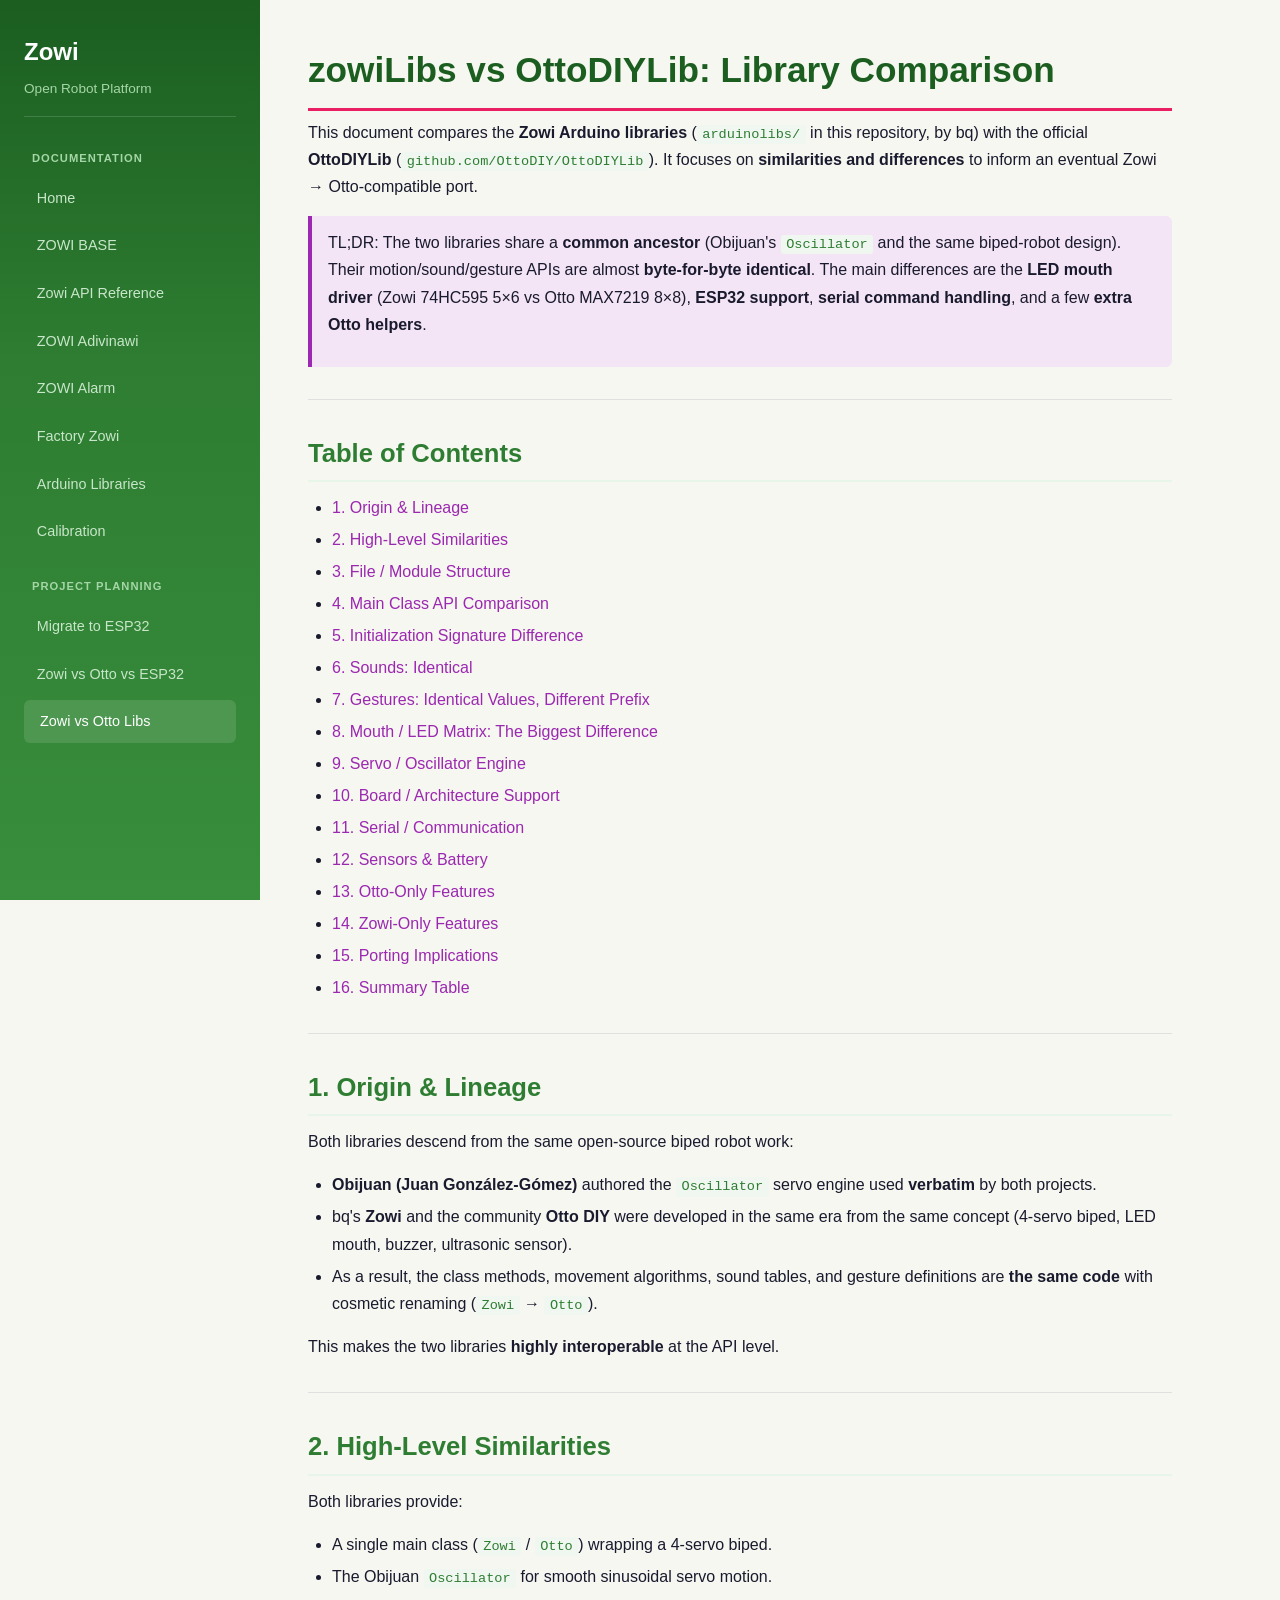
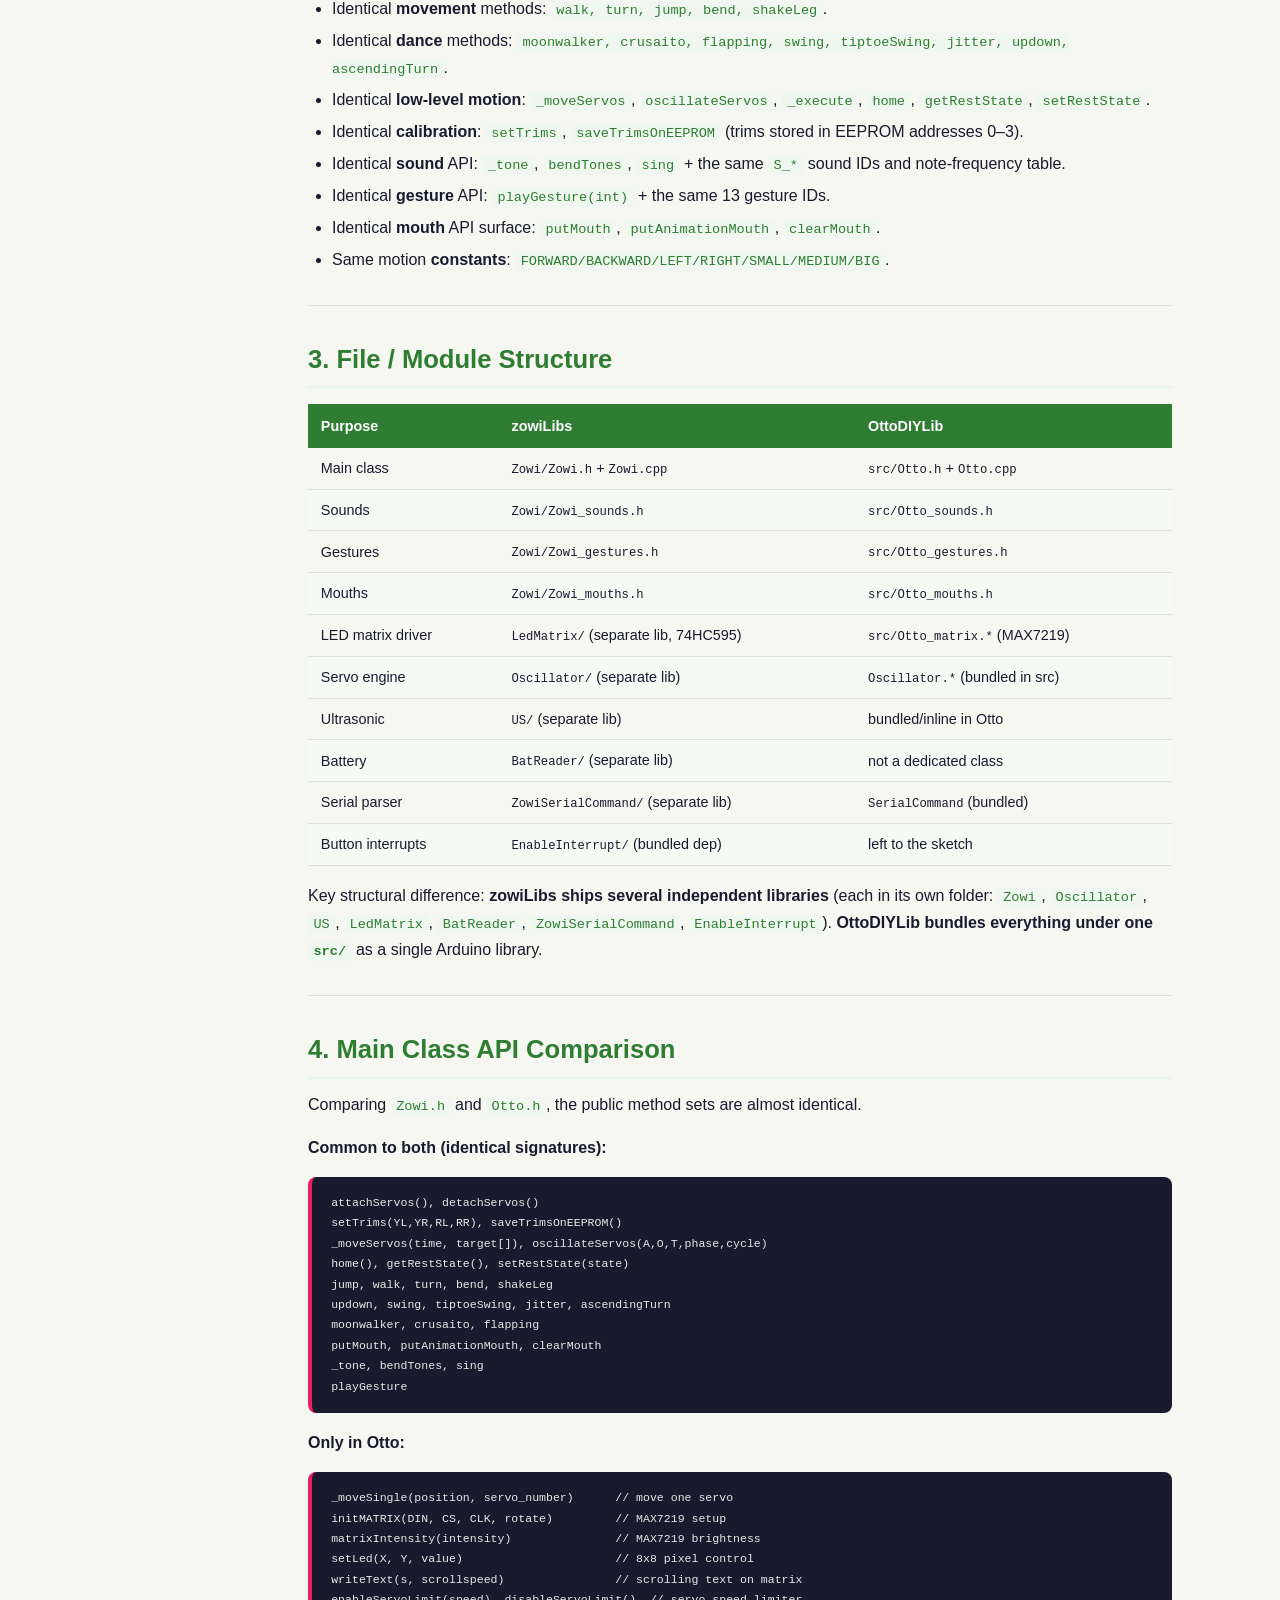
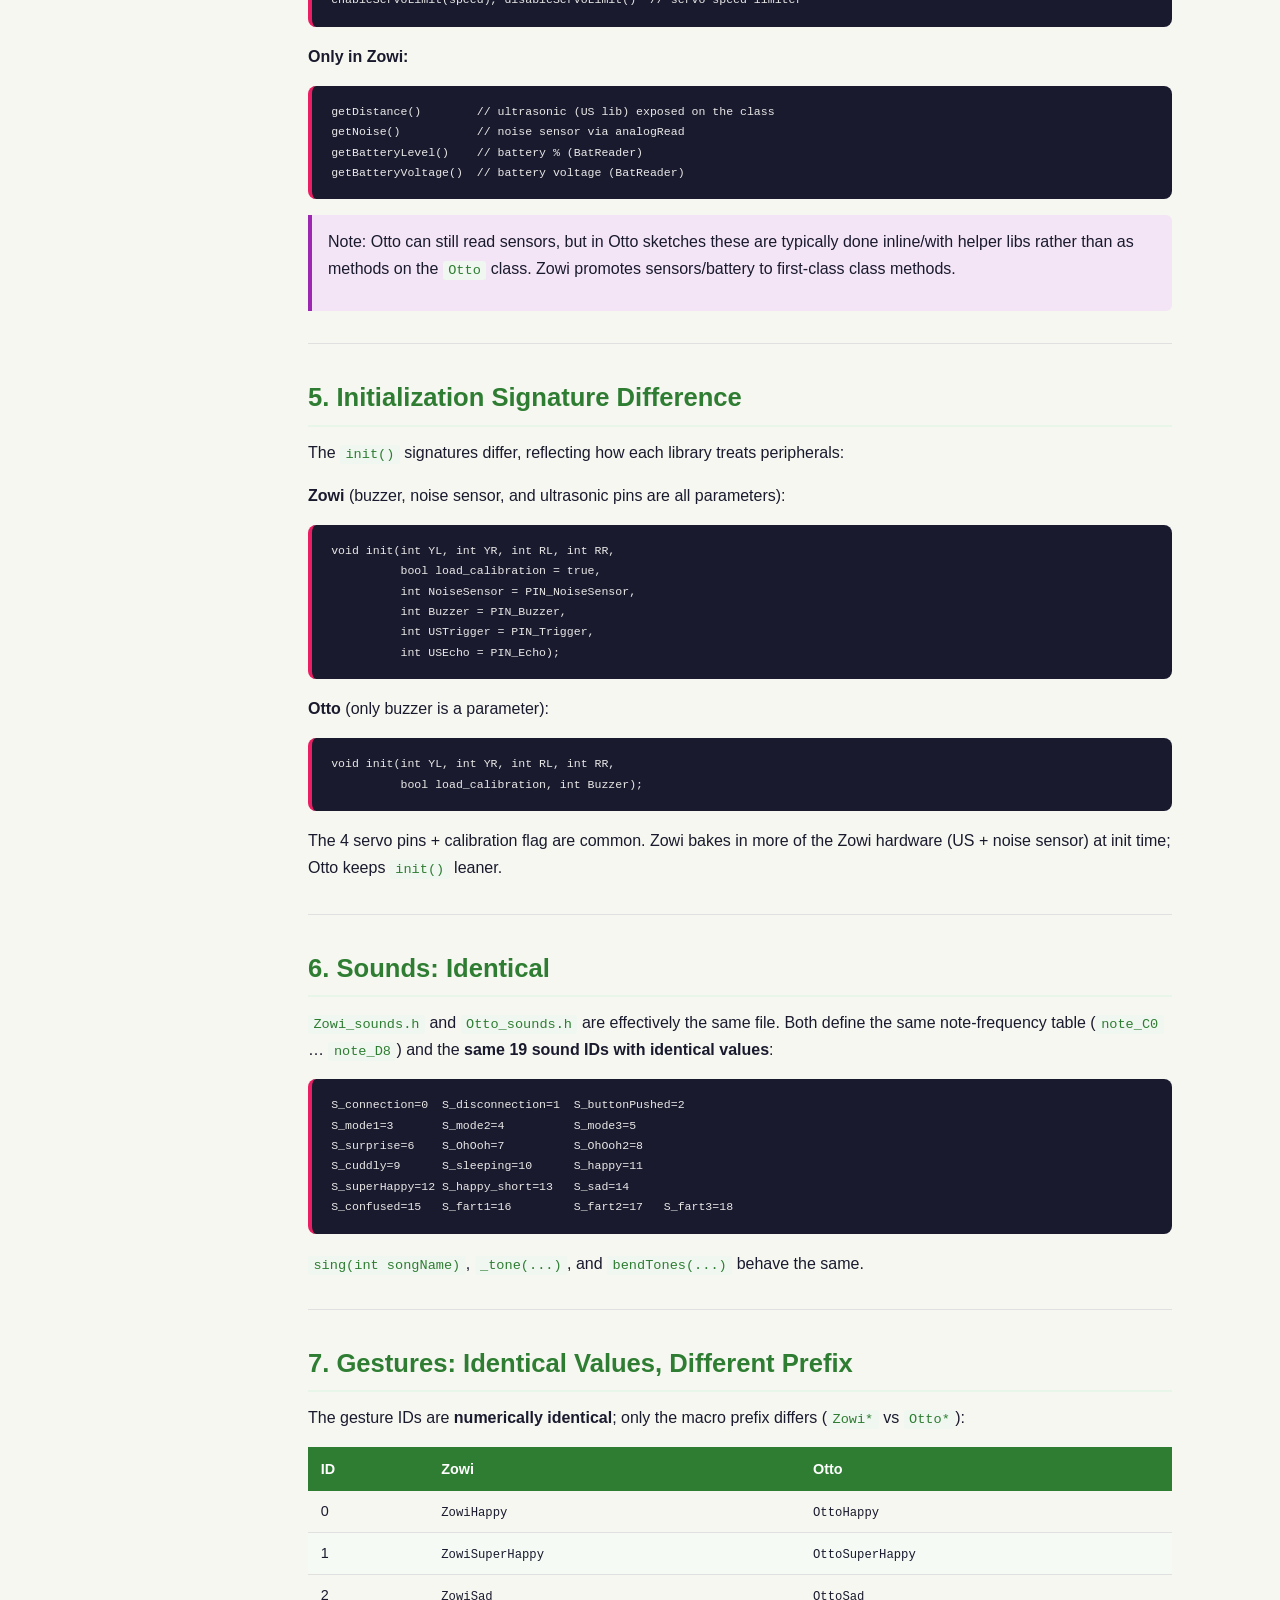
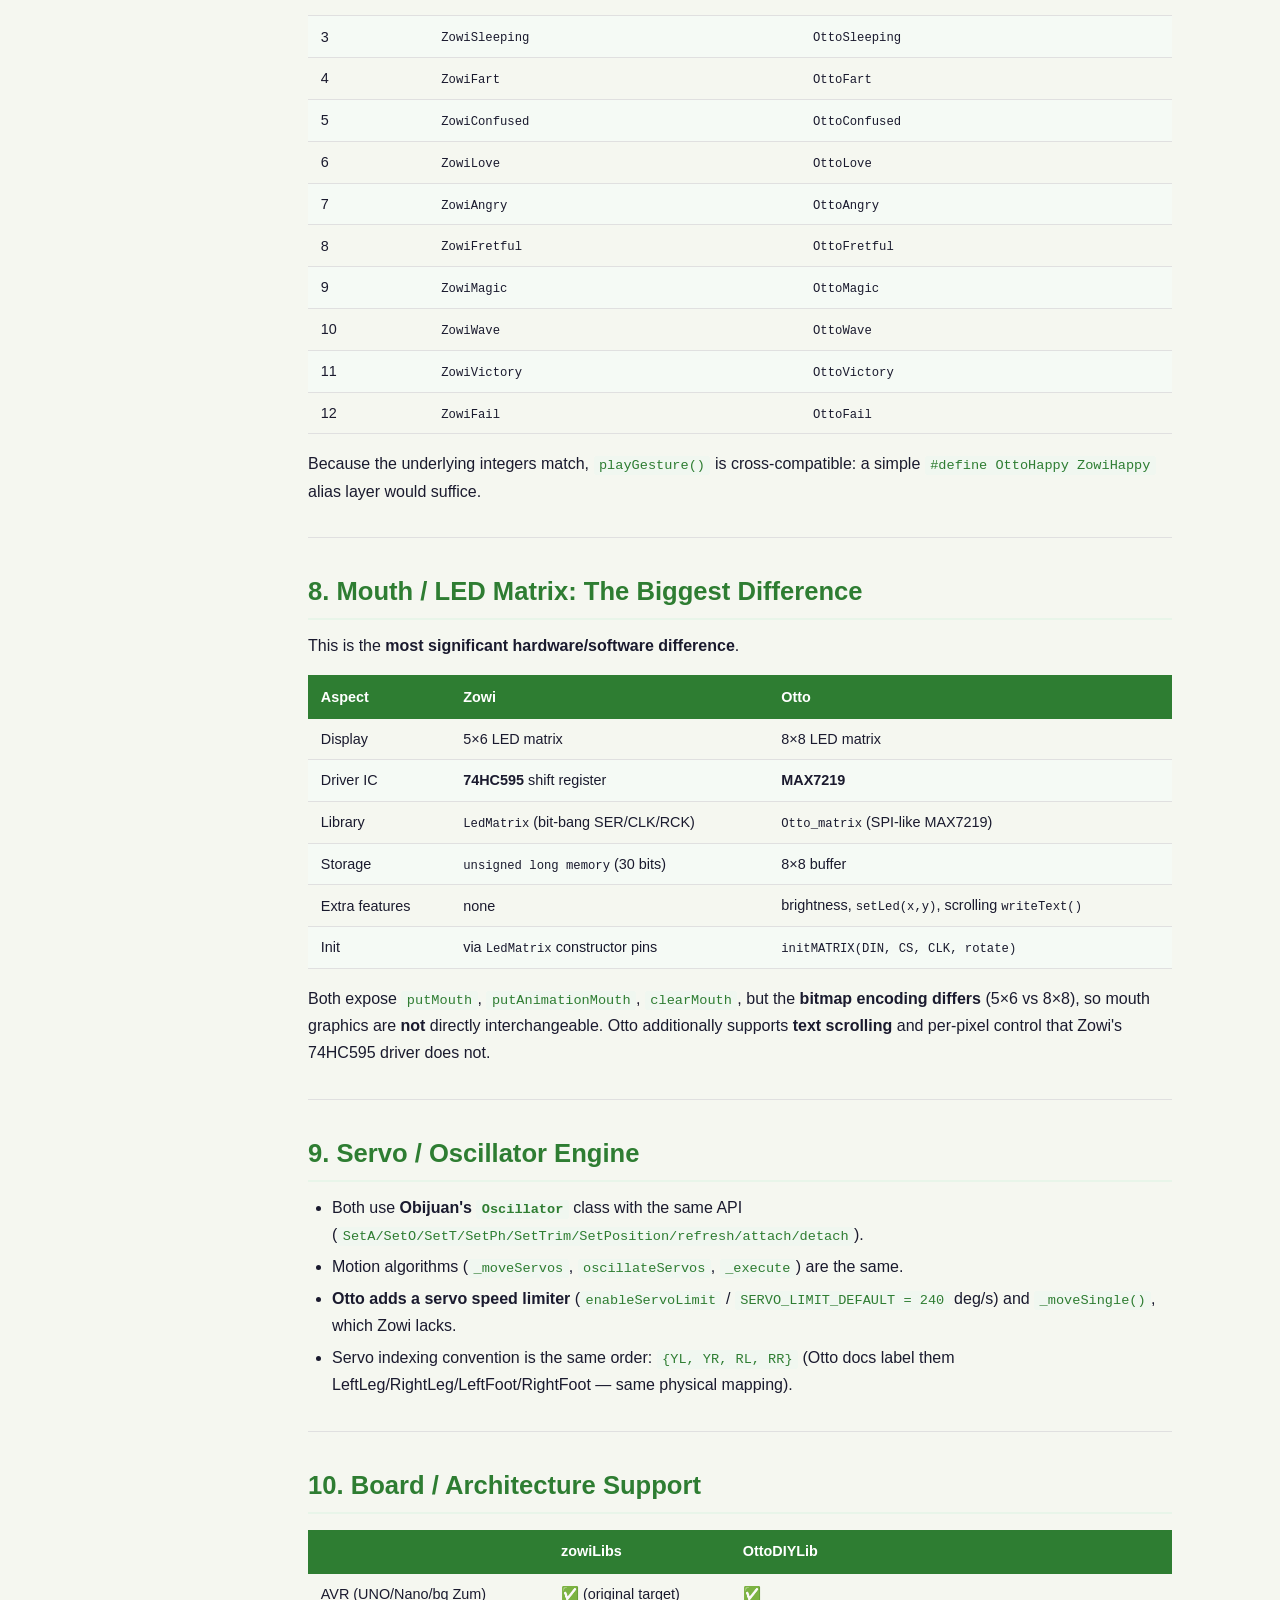
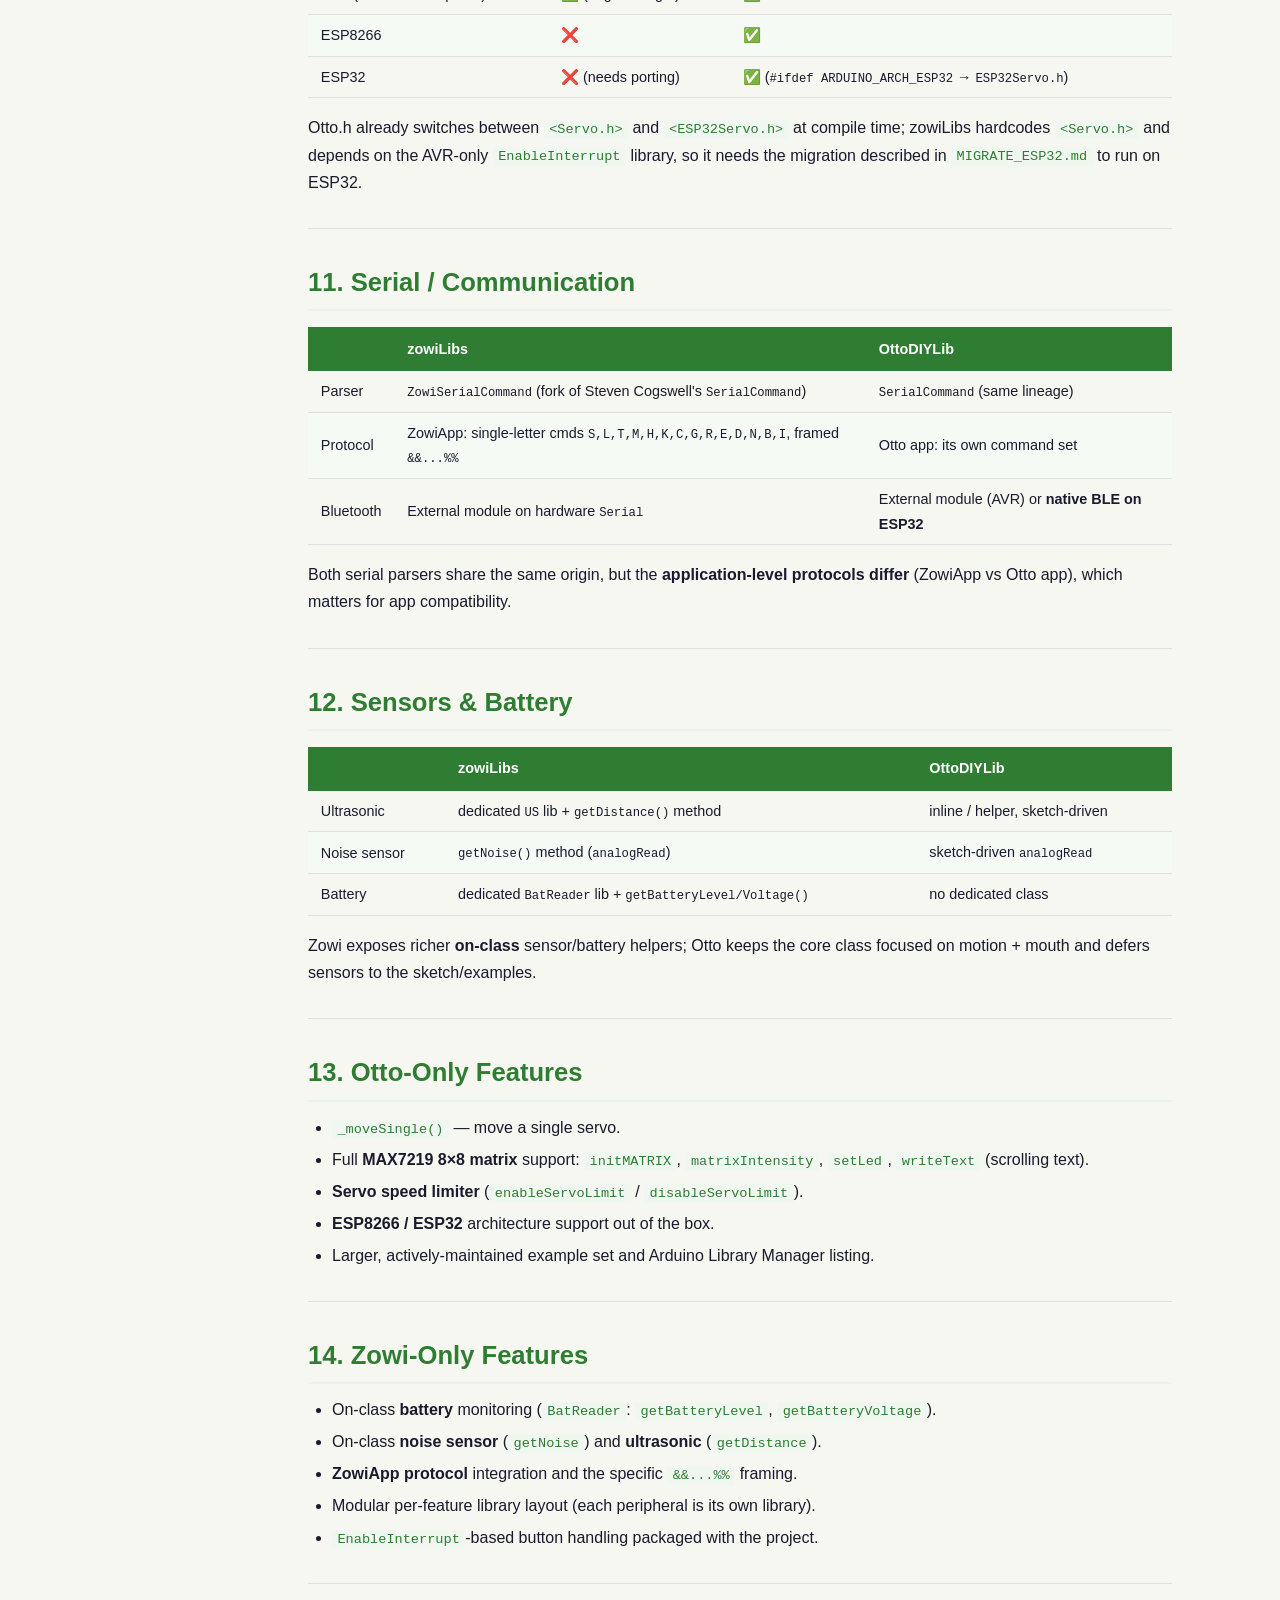
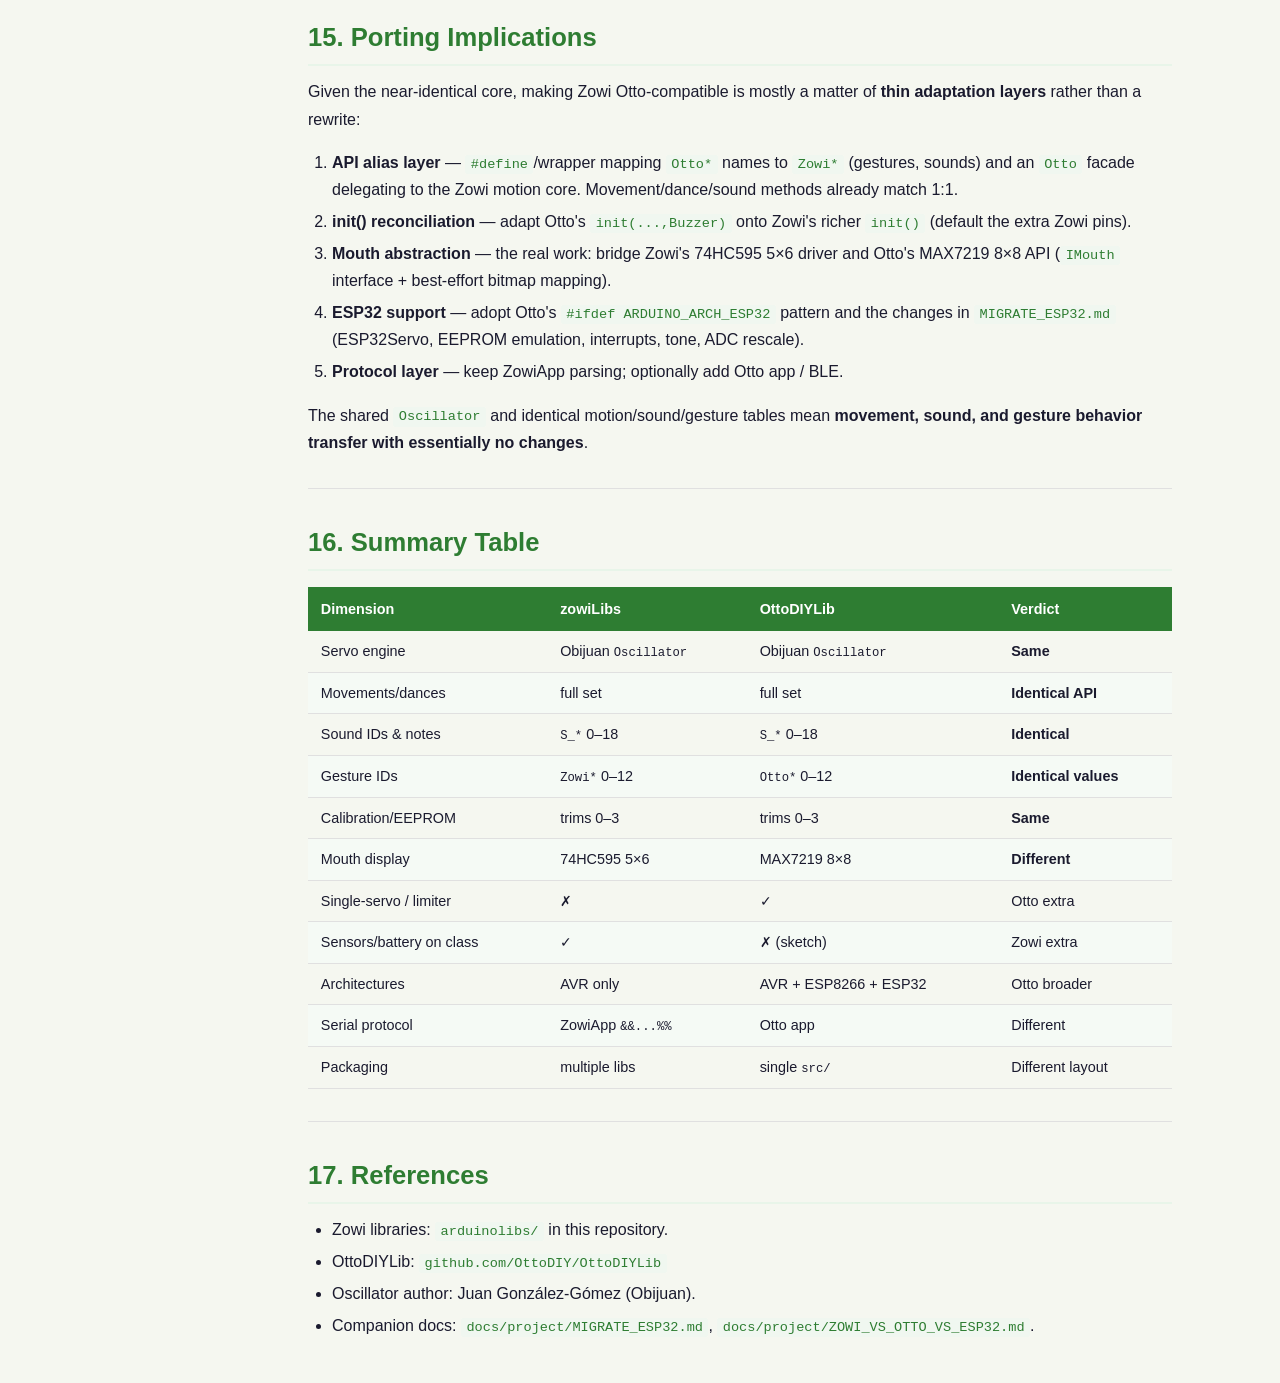
<file: docs/zowi-vs-otto-libs.html>
<!DOCTYPE html>
<html lang="en">
<head>
  <meta charset="UTF-8">
  <meta name="viewport" content="width=device-width, initial-scale=1.0">
  <title>Zowi vs Otto Libs — Zowi Documentation</title>
  <link rel="stylesheet" href="css/style.css">
</head>
<body>
  <aside class="sidebar">
    <h1>Zowi</h1>
    <p class="subtitle">Open Robot Platform</p>
    <nav>
      <div class="nav-section">Documentation</div>
      <a href="index.html">Home</a>
      <a href="zowi-base.html">ZOWI BASE</a>
      <a href="zowi-api.html">Zowi API Reference</a>
      <a href="zowi-adivinawi.html">ZOWI Adivinawi</a>
      <a href="zowi-alarm.html">ZOWI Alarm</a>
      <a href="factory-zowi.html">Factory Zowi</a>
      <a href="arduino-libs.html">Arduino Libraries</a>
      <a href="calibration.html">Calibration</a>
      <div class="nav-section">Project Planning</div>
      <a href="migrate-esp32.html">Migrate to ESP32</a>
      <a href="zowi-vs-otto-esp32.html">Zowi vs Otto vs ESP32</a>
      <a href="zowi-vs-otto-libs.html" class="active">Zowi vs Otto Libs</a>
    </nav>
  </aside>

  <div class="main">
<h1 id="zowilibs-vs-ottodiylib-library-comparison">zowiLibs vs OttoDIYLib: Library Comparison</h1>
<p>This document compares the <strong>Zowi Arduino libraries</strong> (<code>arduinolibs/</code> in this
repository, by bq) with the official <strong>OttoDIYLib</strong>
(<code>github.com/OttoDIY/OttoDIYLib</code>). It focuses on <strong>similarities and differences</strong>
to inform an eventual Zowi → Otto-compatible port.</p>
<blockquote>
<p>TL;DR: The two libraries share a <strong>common ancestor</strong> (Obijuan's <code>Oscillator</code>
and the same biped-robot design). Their motion/sound/gesture APIs are almost
<strong>byte-for-byte identical</strong>. The main differences are the <strong>LED mouth driver</strong>
(Zowi 74HC595 5×6 vs Otto MAX7219 8×8), <strong>ESP32 support</strong>, <strong>serial command
handling</strong>, and a few <strong>extra Otto helpers</strong>.</p>
</blockquote>
<hr />
<h2 id="table-of-contents">Table of Contents</h2>
<ul>
<li><a href="#1-origin--lineage">1. Origin &amp; Lineage</a></li>
<li><a href="#2-high-level-similarities">2. High-Level Similarities</a></li>
<li><a href="#3-file--module-structure">3. File / Module Structure</a></li>
<li><a href="#4-main-class-api-comparison">4. Main Class API Comparison</a></li>
<li><a href="#5-initialization-signature-difference">5. Initialization Signature Difference</a></li>
<li><a href="#6-sounds-identical">6. Sounds: Identical</a></li>
<li><a href="#7-gestures-identical-values-different-prefix">7. Gestures: Identical Values, Different Prefix</a></li>
<li><a href="#8-mouth--led-matrix-the-biggest-difference">8. Mouth / LED Matrix: The Biggest Difference</a></li>
<li><a href="#9-servo--oscillator-engine">9. Servo / Oscillator Engine</a></li>
<li><a href="#10-board--architecture-support">10. Board / Architecture Support</a></li>
<li><a href="#11-serial--communication">11. Serial / Communication</a></li>
<li><a href="#12-sensors--battery">12. Sensors &amp; Battery</a></li>
<li><a href="#13-otto-only-features">13. Otto-Only Features</a></li>
<li><a href="#14-zowi-only-features">14. Zowi-Only Features</a></li>
<li><a href="#15-porting-implications">15. Porting Implications</a></li>
<li><a href="#16-summary-table">16. Summary Table</a></li>
</ul>
<hr />
<h2 id="1-origin-lineage">1. Origin &amp; Lineage</h2>
<p>Both libraries descend from the same open-source biped robot work:</p>
<ul>
<li><strong>Obijuan (Juan González-Gómez)</strong> authored the <code>Oscillator</code> servo engine used
  <strong>verbatim</strong> by both projects.</li>
<li>bq's <strong>Zowi</strong> and the community <strong>Otto DIY</strong> were developed in the same era
  from the same concept (4-servo biped, LED mouth, buzzer, ultrasonic sensor).</li>
<li>As a result, the class methods, movement algorithms, sound tables, and gesture
  definitions are <strong>the same code</strong> with cosmetic renaming (<code>Zowi</code> → <code>Otto</code>).</li>
</ul>
<p>This makes the two libraries <strong>highly interoperable</strong> at the API level.</p>
<hr />
<h2 id="2-high-level-similarities">2. High-Level Similarities</h2>
<p>Both libraries provide:</p>
<ul>
<li>A single main class (<code>Zowi</code> / <code>Otto</code>) wrapping a 4-servo biped.</li>
<li>The Obijuan <code>Oscillator</code> for smooth sinusoidal servo motion.</li>
<li>Identical <strong>movement</strong> methods: <code>walk, turn, jump, bend, shakeLeg</code>.</li>
<li>Identical <strong>dance</strong> methods: <code>moonwalker, crusaito, flapping, swing,
  tiptoeSwing, jitter, updown, ascendingTurn</code>.</li>
<li>Identical <strong>low-level motion</strong>: <code>_moveServos</code>, <code>oscillateServos</code>, <code>_execute</code>,
  <code>home</code>, <code>getRestState</code>, <code>setRestState</code>.</li>
<li>Identical <strong>calibration</strong>: <code>setTrims</code>, <code>saveTrimsOnEEPROM</code> (trims stored in
  EEPROM addresses 0–3).</li>
<li>Identical <strong>sound</strong> API: <code>_tone</code>, <code>bendTones</code>, <code>sing</code> + the same <code>S_*</code> sound
  IDs and note-frequency table.</li>
<li>Identical <strong>gesture</strong> API: <code>playGesture(int)</code> + the same 13 gesture IDs.</li>
<li>Identical <strong>mouth</strong> API surface: <code>putMouth</code>, <code>putAnimationMouth</code>, <code>clearMouth</code>.</li>
<li>Same motion <strong>constants</strong>: <code>FORWARD/BACKWARD/LEFT/RIGHT/SMALL/MEDIUM/BIG</code>.</li>
</ul>
<hr />
<h2 id="3-file-module-structure">3. File / Module Structure</h2>
<table>
<thead>
<tr>
<th>Purpose</th>
<th>zowiLibs</th>
<th>OttoDIYLib</th>
</tr>
</thead>
<tbody>
<tr>
<td>Main class</td>
<td><code>Zowi/Zowi.h</code> + <code>Zowi.cpp</code></td>
<td><code>src/Otto.h</code> + <code>Otto.cpp</code></td>
</tr>
<tr>
<td>Sounds</td>
<td><code>Zowi/Zowi_sounds.h</code></td>
<td><code>src/Otto_sounds.h</code></td>
</tr>
<tr>
<td>Gestures</td>
<td><code>Zowi/Zowi_gestures.h</code></td>
<td><code>src/Otto_gestures.h</code></td>
</tr>
<tr>
<td>Mouths</td>
<td><code>Zowi/Zowi_mouths.h</code></td>
<td><code>src/Otto_mouths.h</code></td>
</tr>
<tr>
<td>LED matrix driver</td>
<td><code>LedMatrix/</code> (separate lib, 74HC595)</td>
<td><code>src/Otto_matrix.*</code> (MAX7219)</td>
</tr>
<tr>
<td>Servo engine</td>
<td><code>Oscillator/</code> (separate lib)</td>
<td><code>Oscillator.*</code> (bundled in src)</td>
</tr>
<tr>
<td>Ultrasonic</td>
<td><code>US/</code> (separate lib)</td>
<td>bundled/inline in Otto</td>
</tr>
<tr>
<td>Battery</td>
<td><code>BatReader/</code> (separate lib)</td>
<td>not a dedicated class</td>
</tr>
<tr>
<td>Serial parser</td>
<td><code>ZowiSerialCommand/</code> (separate lib)</td>
<td><code>SerialCommand</code> (bundled)</td>
</tr>
<tr>
<td>Button interrupts</td>
<td><code>EnableInterrupt/</code> (bundled dep)</td>
<td>left to the sketch</td>
</tr>
</tbody>
</table>
<p>Key structural difference: <strong>zowiLibs ships several independent libraries</strong>
(each in its own folder: <code>Zowi</code>, <code>Oscillator</code>, <code>US</code>, <code>LedMatrix</code>, <code>BatReader</code>,
<code>ZowiSerialCommand</code>, <code>EnableInterrupt</code>). <strong>OttoDIYLib bundles everything under
one <code>src/</code></strong> as a single Arduino library.</p>
<hr />
<h2 id="4-main-class-api-comparison">4. Main Class API Comparison</h2>
<p>Comparing <code>Zowi.h</code> and <code>Otto.h</code>, the public method sets are almost identical.</p>
<p><strong>Common to both (identical signatures):</strong></p>
<pre><code>attachServos(), detachServos()
setTrims(YL,YR,RL,RR), saveTrimsOnEEPROM()
_moveServos(time, target[]), oscillateServos(A,O,T,phase,cycle)
home(), getRestState(), setRestState(state)
jump, walk, turn, bend, shakeLeg
updown, swing, tiptoeSwing, jitter, ascendingTurn
moonwalker, crusaito, flapping
putMouth, putAnimationMouth, clearMouth
_tone, bendTones, sing
playGesture
</code></pre>
<p><strong>Only in Otto:</strong></p>
<pre><code>_moveSingle(position, servo_number)      // move one servo
initMATRIX(DIN, CS, CLK, rotate)         // MAX7219 setup
matrixIntensity(intensity)               // MAX7219 brightness
setLed(X, Y, value)                      // 8x8 pixel control
writeText(s, scrollspeed)                // scrolling text on matrix
enableServoLimit(speed), disableServoLimit()  // servo speed limiter
</code></pre>
<p><strong>Only in Zowi:</strong></p>
<pre><code>getDistance()        // ultrasonic (US lib) exposed on the class
getNoise()           // noise sensor via analogRead
getBatteryLevel()    // battery % (BatReader)
getBatteryVoltage()  // battery voltage (BatReader)
</code></pre>
<blockquote>
<p>Note: Otto can still read sensors, but in Otto sketches these are typically
done inline/with helper libs rather than as methods on the <code>Otto</code> class.
Zowi promotes sensors/battery to first-class class methods.</p>
</blockquote>
<hr />
<h2 id="5-initialization-signature-difference">5. Initialization Signature Difference</h2>
<p>The <code>init()</code> signatures differ, reflecting how each library treats peripherals:</p>
<p><strong>Zowi</strong> (buzzer, noise sensor, and ultrasonic pins are all parameters):</p>
<pre><code class="language-cpp">void init(int YL, int YR, int RL, int RR,
          bool load_calibration = true,
          int NoiseSensor = PIN_NoiseSensor,
          int Buzzer = PIN_Buzzer,
          int USTrigger = PIN_Trigger,
          int USEcho = PIN_Echo);
</code></pre>
<p><strong>Otto</strong> (only buzzer is a parameter):</p>
<pre><code class="language-cpp">void init(int YL, int YR, int RL, int RR,
          bool load_calibration, int Buzzer);
</code></pre>
<p>The 4 servo pins + calibration flag are common. Zowi bakes in more of the Zowi
hardware (US + noise sensor) at init time; Otto keeps <code>init()</code> leaner.</p>
<hr />
<h2 id="6-sounds-identical">6. Sounds: Identical</h2>
<p><code>Zowi_sounds.h</code> and <code>Otto_sounds.h</code> are effectively the same file. Both define
the same note-frequency table (<code>note_C0</code> … <code>note_D8</code>) and the <strong>same 19 sound
IDs with identical values</strong>:</p>
<pre><code>S_connection=0  S_disconnection=1  S_buttonPushed=2
S_mode1=3       S_mode2=4          S_mode3=5
S_surprise=6    S_OhOoh=7          S_OhOoh2=8
S_cuddly=9      S_sleeping=10      S_happy=11
S_superHappy=12 S_happy_short=13   S_sad=14
S_confused=15   S_fart1=16         S_fart2=17   S_fart3=18
</code></pre>
<p><code>sing(int songName)</code>, <code>_tone(...)</code>, and <code>bendTones(...)</code> behave the same.</p>
<hr />
<h2 id="7-gestures-identical-values-different-prefix">7. Gestures: Identical Values, Different Prefix</h2>
<p>The gesture IDs are <strong>numerically identical</strong>; only the macro prefix differs
(<code>Zowi*</code> vs <code>Otto*</code>):</p>
<table>
<thead>
<tr>
<th>ID</th>
<th>Zowi</th>
<th>Otto</th>
</tr>
</thead>
<tbody>
<tr>
<td>0</td>
<td><code>ZowiHappy</code></td>
<td><code>OttoHappy</code></td>
</tr>
<tr>
<td>1</td>
<td><code>ZowiSuperHappy</code></td>
<td><code>OttoSuperHappy</code></td>
</tr>
<tr>
<td>2</td>
<td><code>ZowiSad</code></td>
<td><code>OttoSad</code></td>
</tr>
<tr>
<td>3</td>
<td><code>ZowiSleeping</code></td>
<td><code>OttoSleeping</code></td>
</tr>
<tr>
<td>4</td>
<td><code>ZowiFart</code></td>
<td><code>OttoFart</code></td>
</tr>
<tr>
<td>5</td>
<td><code>ZowiConfused</code></td>
<td><code>OttoConfused</code></td>
</tr>
<tr>
<td>6</td>
<td><code>ZowiLove</code></td>
<td><code>OttoLove</code></td>
</tr>
<tr>
<td>7</td>
<td><code>ZowiAngry</code></td>
<td><code>OttoAngry</code></td>
</tr>
<tr>
<td>8</td>
<td><code>ZowiFretful</code></td>
<td><code>OttoFretful</code></td>
</tr>
<tr>
<td>9</td>
<td><code>ZowiMagic</code></td>
<td><code>OttoMagic</code></td>
</tr>
<tr>
<td>10</td>
<td><code>ZowiWave</code></td>
<td><code>OttoWave</code></td>
</tr>
<tr>
<td>11</td>
<td><code>ZowiVictory</code></td>
<td><code>OttoVictory</code></td>
</tr>
<tr>
<td>12</td>
<td><code>ZowiFail</code></td>
<td><code>OttoFail</code></td>
</tr>
</tbody>
</table>
<p>Because the underlying integers match, <code>playGesture()</code> is cross-compatible: a
simple <code>#define OttoHappy ZowiHappy</code> alias layer would suffice.</p>
<hr />
<h2 id="8-mouth-led-matrix-the-biggest-difference">8. Mouth / LED Matrix: The Biggest Difference</h2>
<p>This is the <strong>most significant hardware/software difference</strong>.</p>
<table>
<thead>
<tr>
<th>Aspect</th>
<th>Zowi</th>
<th>Otto</th>
</tr>
</thead>
<tbody>
<tr>
<td>Display</td>
<td>5×6 LED matrix</td>
<td>8×8 LED matrix</td>
</tr>
<tr>
<td>Driver IC</td>
<td><strong>74HC595</strong> shift register</td>
<td><strong>MAX7219</strong></td>
</tr>
<tr>
<td>Library</td>
<td><code>LedMatrix</code> (bit-bang SER/CLK/RCK)</td>
<td><code>Otto_matrix</code> (SPI-like MAX7219)</td>
</tr>
<tr>
<td>Storage</td>
<td><code>unsigned long memory</code> (30 bits)</td>
<td>8×8 buffer</td>
</tr>
<tr>
<td>Extra features</td>
<td>none</td>
<td>brightness, <code>setLed(x,y)</code>, scrolling <code>writeText()</code></td>
</tr>
<tr>
<td>Init</td>
<td>via <code>LedMatrix</code> constructor pins</td>
<td><code>initMATRIX(DIN, CS, CLK, rotate)</code></td>
</tr>
</tbody>
</table>
<p>Both expose <code>putMouth</code>, <code>putAnimationMouth</code>, <code>clearMouth</code>, but the <strong>bitmap
encoding differs</strong> (5×6 vs 8×8), so mouth graphics are <strong>not</strong> directly
interchangeable. Otto additionally supports <strong>text scrolling</strong> and per-pixel
control that Zowi's 74HC595 driver does not.</p>
<hr />
<h2 id="9-servo-oscillator-engine">9. Servo / Oscillator Engine</h2>
<ul>
<li>Both use <strong>Obijuan's <code>Oscillator</code></strong> class with the same API
  (<code>SetA/SetO/SetT/SetPh/SetTrim/SetPosition/refresh/attach/detach</code>).</li>
<li>Motion algorithms (<code>_moveServos</code>, <code>oscillateServos</code>, <code>_execute</code>) are the same.</li>
<li><strong>Otto adds a servo speed limiter</strong> (<code>enableServoLimit</code> /
  <code>SERVO_LIMIT_DEFAULT = 240</code> deg/s) and <code>_moveSingle()</code>, which Zowi lacks.</li>
<li>Servo indexing convention is the same order: <code>{YL, YR, RL, RR}</code> (Otto docs
  label them LeftLeg/RightLeg/LeftFoot/RightFoot — same physical mapping).</li>
</ul>
<hr />
<h2 id="10-board-architecture-support">10. Board / Architecture Support</h2>
<table>
<thead>
<tr>
<th></th>
<th>zowiLibs</th>
<th>OttoDIYLib</th>
</tr>
</thead>
<tbody>
<tr>
<td>AVR (UNO/Nano/bq Zum)</td>
<td>✅ (original target)</td>
<td>✅</td>
</tr>
<tr>
<td>ESP8266</td>
<td>❌</td>
<td>✅</td>
</tr>
<tr>
<td>ESP32</td>
<td>❌ (needs porting)</td>
<td>✅ (<code>#ifdef ARDUINO_ARCH_ESP32</code> → <code>ESP32Servo.h</code>)</td>
</tr>
</tbody>
</table>
<p>Otto.h already switches between <code>&lt;Servo.h&gt;</code> and <code>&lt;ESP32Servo.h&gt;</code> at compile
time; zowiLibs hardcodes <code>&lt;Servo.h&gt;</code> and depends on the AVR-only
<code>EnableInterrupt</code> library, so it needs the migration described in
<code>MIGRATE_ESP32.md</code> to run on ESP32.</p>
<hr />
<h2 id="11-serial-communication">11. Serial / Communication</h2>
<table>
<thead>
<tr>
<th></th>
<th>zowiLibs</th>
<th>OttoDIYLib</th>
</tr>
</thead>
<tbody>
<tr>
<td>Parser</td>
<td><code>ZowiSerialCommand</code> (fork of Steven Cogswell's <code>SerialCommand</code>)</td>
<td><code>SerialCommand</code> (same lineage)</td>
</tr>
<tr>
<td>Protocol</td>
<td>ZowiApp: single-letter cmds <code>S,L,T,M,H,K,C,G,R,E,D,N,B,I</code>, framed <code>&amp;&amp;...%%</code></td>
<td>Otto app: its own command set</td>
</tr>
<tr>
<td>Bluetooth</td>
<td>External module on hardware <code>Serial</code></td>
<td>External module (AVR) or <strong>native BLE on ESP32</strong></td>
</tr>
</tbody>
</table>
<p>Both serial parsers share the same origin, but the <strong>application-level
protocols differ</strong> (ZowiApp vs Otto app), which matters for app compatibility.</p>
<hr />
<h2 id="12-sensors-battery">12. Sensors &amp; Battery</h2>
<table>
<thead>
<tr>
<th></th>
<th>zowiLibs</th>
<th>OttoDIYLib</th>
</tr>
</thead>
<tbody>
<tr>
<td>Ultrasonic</td>
<td>dedicated <code>US</code> lib + <code>getDistance()</code> method</td>
<td>inline / helper, sketch-driven</td>
</tr>
<tr>
<td>Noise sensor</td>
<td><code>getNoise()</code> method (<code>analogRead</code>)</td>
<td>sketch-driven <code>analogRead</code></td>
</tr>
<tr>
<td>Battery</td>
<td>dedicated <code>BatReader</code> lib + <code>getBatteryLevel/Voltage()</code></td>
<td>no dedicated class</td>
</tr>
</tbody>
</table>
<p>Zowi exposes richer <strong>on-class</strong> sensor/battery helpers; Otto keeps the core
class focused on motion + mouth and defers sensors to the sketch/examples.</p>
<hr />
<h2 id="13-otto-only-features">13. Otto-Only Features</h2>
<ul>
<li><code>_moveSingle()</code> — move a single servo.</li>
<li>Full <strong>MAX7219 8×8 matrix</strong> support: <code>initMATRIX</code>, <code>matrixIntensity</code>,
  <code>setLed</code>, <code>writeText</code> (scrolling text).</li>
<li><strong>Servo speed limiter</strong> (<code>enableServoLimit</code> / <code>disableServoLimit</code>).</li>
<li><strong>ESP8266 / ESP32</strong> architecture support out of the box.</li>
<li>Larger, actively-maintained example set and Arduino Library Manager listing.</li>
</ul>
<hr />
<h2 id="14-zowi-only-features">14. Zowi-Only Features</h2>
<ul>
<li>On-class <strong>battery</strong> monitoring (<code>BatReader</code>: <code>getBatteryLevel</code>,
  <code>getBatteryVoltage</code>).</li>
<li>On-class <strong>noise sensor</strong> (<code>getNoise</code>) and <strong>ultrasonic</strong> (<code>getDistance</code>).</li>
<li><strong>ZowiApp protocol</strong> integration and the specific <code>&amp;&amp;...%%</code> framing.</li>
<li>Modular per-feature library layout (each peripheral is its own library).</li>
<li><code>EnableInterrupt</code>-based button handling packaged with the project.</li>
</ul>
<hr />
<h2 id="15-porting-implications">15. Porting Implications</h2>
<p>Given the near-identical core, making Zowi Otto-compatible is mostly a matter of
<strong>thin adaptation layers</strong> rather than a rewrite:</p>
<ol>
<li><strong>API alias layer</strong> — <code>#define</code>/wrapper mapping <code>Otto*</code> names to <code>Zowi*</code>
   (gestures, sounds) and an <code>Otto</code> facade delegating to the Zowi motion core.
   Movement/dance/sound methods already match 1:1.</li>
<li><strong>init() reconciliation</strong> — adapt Otto's <code>init(...,Buzzer)</code> onto Zowi's
   richer <code>init()</code> (default the extra Zowi pins).</li>
<li><strong>Mouth abstraction</strong> — the real work: bridge Zowi's 74HC595 5×6 driver and
   Otto's MAX7219 8×8 API (<code>IMouth</code> interface + best-effort bitmap mapping).</li>
<li><strong>ESP32 support</strong> — adopt Otto's <code>#ifdef ARDUINO_ARCH_ESP32</code> pattern and the
   changes in <code>MIGRATE_ESP32.md</code> (ESP32Servo, EEPROM emulation, interrupts,
   tone, ADC rescale).</li>
<li><strong>Protocol layer</strong> — keep ZowiApp parsing; optionally add Otto app / BLE.</li>
</ol>
<p>The shared <code>Oscillator</code> and identical motion/sound/gesture tables mean
<strong>movement, sound, and gesture behavior transfer with essentially no changes</strong>.</p>
<hr />
<h2 id="16-summary-table">16. Summary Table</h2>
<table>
<thead>
<tr>
<th>Dimension</th>
<th>zowiLibs</th>
<th>OttoDIYLib</th>
<th>Verdict</th>
</tr>
</thead>
<tbody>
<tr>
<td>Servo engine</td>
<td>Obijuan <code>Oscillator</code></td>
<td>Obijuan <code>Oscillator</code></td>
<td><strong>Same</strong></td>
</tr>
<tr>
<td>Movements/dances</td>
<td>full set</td>
<td>full set</td>
<td><strong>Identical API</strong></td>
</tr>
<tr>
<td>Sound IDs &amp; notes</td>
<td><code>S_*</code> 0–18</td>
<td><code>S_*</code> 0–18</td>
<td><strong>Identical</strong></td>
</tr>
<tr>
<td>Gesture IDs</td>
<td><code>Zowi*</code> 0–12</td>
<td><code>Otto*</code> 0–12</td>
<td><strong>Identical values</strong></td>
</tr>
<tr>
<td>Calibration/EEPROM</td>
<td>trims 0–3</td>
<td>trims 0–3</td>
<td><strong>Same</strong></td>
</tr>
<tr>
<td>Mouth display</td>
<td>74HC595 5×6</td>
<td>MAX7219 8×8</td>
<td><strong>Different</strong></td>
</tr>
<tr>
<td>Single-servo / limiter</td>
<td>✗</td>
<td>✓</td>
<td>Otto extra</td>
</tr>
<tr>
<td>Sensors/battery on class</td>
<td>✓</td>
<td>✗ (sketch)</td>
<td>Zowi extra</td>
</tr>
<tr>
<td>Architectures</td>
<td>AVR only</td>
<td>AVR + ESP8266 + ESP32</td>
<td>Otto broader</td>
</tr>
<tr>
<td>Serial protocol</td>
<td>ZowiApp <code>&amp;&amp;...%%</code></td>
<td>Otto app</td>
<td>Different</td>
</tr>
<tr>
<td>Packaging</td>
<td>multiple libs</td>
<td>single <code>src/</code></td>
<td>Different layout</td>
</tr>
</tbody>
</table>
<hr />
<h2 id="17-references">17. References</h2>
<ul>
<li>Zowi libraries: <code>arduinolibs/</code> in this repository.</li>
<li>OttoDIYLib: <code>github.com/OttoDIY/OttoDIYLib</code></li>
<li>Oscillator author: Juan González-Gómez (Obijuan).</li>
<li>Companion docs: <code>docs/project/MIGRATE_ESP32.md</code>,
  <code>docs/project/ZOWI_VS_OTTO_VS_ESP32.md</code>.</li>
</ul>
  </div>
</body>
</html>
</file>
<file: docs/css/style.css>
:root {
  --green-dark: #1B5E20;
  --green: #2E7D32;
  --green-light: #4CAF50;
  --green-pale: #E8F5E9;
  --purple: #7B1FA2;
  --purple-light: #9C27B0;
  --fuchsia: #E91E63;
  --fuchsia-light: #F8BBD0;
  --text: #1a1a2e;
  --text-light: #555;
  --bg: #f5f7f0;
  --white: #ffffff;
  --shadow: 0 2px 12px rgba(0,0,0,0.08);
}

* {
  margin: 0;
  padding: 0;
  box-sizing: border-box;
}

body {
  font-family: -apple-system, BlinkMacSystemFont, 'Segoe UI', Roboto, Oxygen, sans-serif;
  color: var(--text);
  background: var(--bg);
  line-height: 1.7;
  display: flex;
  min-height: 100vh;
}

/* Sidebar */
.sidebar {
  width: 260px;
  min-height: 100vh;
  background: linear-gradient(180deg, #1B5E20 0%, #2E7D32 40%, #388E3C 100%);
  color: #fff;
  padding: 2rem 1.5rem;
  position: fixed;
  top: 0;
  left: 0;
  overflow-y: auto;
  z-index: 10;
}

.sidebar h1 {
  font-size: 1.5rem;
  margin-bottom: 0.25rem;
  color: #fff;
}

.sidebar .subtitle {
  font-size: 0.85rem;
  color: #A5D6A7;
  margin-bottom: 2rem;
  border-bottom: 1px solid rgba(255,255,255,0.15);
  padding-bottom: 1rem;
}

.sidebar nav a {
  display: block;
  color: #C8E6C9;
  text-decoration: none;
  padding: 0.6rem 0.8rem;
  border-radius: 6px;
  margin-bottom: 0.25rem;
  font-size: 0.9rem;
  transition: all 0.2s;
}

.sidebar nav a:hover,
.sidebar nav a.active {
  background: rgba(255,255,255,0.12);
  color: #fff;
  padding-left: 1rem;
}

.sidebar .nav-section {
  font-size: 0.7rem;
  text-transform: uppercase;
  letter-spacing: 1px;
  color: #A5D6A7;
  margin: 1.5rem 0 0.5rem 0.5rem;
  font-weight: 600;
}

/* Main content */
.main {
  margin-left: 260px;
  flex: 1;
  padding: 2.5rem 3rem;
  max-width: 960px;
}

.main h1 {
  color: var(--green-dark);
  font-size: 2.2rem;
  margin-bottom: 0.5rem;
  border-bottom: 3px solid var(--fuchsia);
  padding-bottom: 0.5rem;
}

.main h2 {
  color: var(--green);
  font-size: 1.6rem;
  margin: 2rem 0 0.75rem;
  border-bottom: 2px solid var(--green-pale);
  padding-bottom: 0.3rem;
}

.main h3 {
  color: var(--purple);
  font-size: 1.2rem;
  margin: 1.5rem 0 0.5rem;
}

.main p {
  margin-bottom: 1rem;
  color: var(--text);
}

.main a {
  color: var(--purple-light);
  text-decoration: none;
}

.main a:hover {
  color: var(--fuchsia);
  text-decoration: underline;
}

.main ul, .main ol {
  margin: 0.5rem 0 1rem 1.5rem;
}

.main li {
  margin-bottom: 0.3rem;
}

.main table {
  width: 100%;
  border-collapse: collapse;
  margin: 1rem 0;
  font-size: 0.9rem;
}

.main th {
  background: var(--green);
  color: #fff;
  padding: 0.6rem 0.8rem;
  text-align: left;
  font-weight: 600;
}

.main td {
  padding: 0.5rem 0.8rem;
  border-bottom: 1px solid #e0e0e0;
}

.main tr:nth-child(even) td {
  background: #f5faf5;
}

.main tr:hover td {
  background: #e8f5e9;
}

.main pre {
  background: #1a1a2e;
  color: #e8e8e8;
  padding: 1rem 1.2rem;
  border-radius: 8px;
  overflow-x: auto;
  font-size: 0.85rem;
  line-height: 1.5;
  margin: 1rem 0;
  border-left: 4px solid var(--fuchsia);
}

.main code {
  font-family: 'Fira Code', 'Cascadia Code', 'Consolas', monospace;
  font-size: 0.85em;
}

.main p code, .main li code {
  background: #f0f7f0;
  color: #2E7D32;
  padding: 0.15em 0.4em;
  border-radius: 3px;
  font-size: 0.85em;
}

.main blockquote {
  border-left: 4px solid var(--purple-light);
  background: #f3e5f5;
  padding: 0.8rem 1rem;
  margin: 1rem 0;
  border-radius: 0 6px 6px 0;
}

.main hr {
  border: none;
  border-top: 1px solid #e0e0e0;
  margin: 2rem 0;
}

.main img {
  max-width: 100%;
  border-radius: 8px;
  margin: 1rem 0;
}

.main .mermaid-container {
  background: #f5faf5;
  border: 1px solid #c8e6c9;
  border-radius: 8px;
  padding: 1.5rem;
  margin: 1.5rem 0;
  text-align: center;
}

/* Cards on index */
.card-grid {
  display: grid;
  grid-template-columns: repeat(auto-fill, minmax(280px, 1fr));
  gap: 1.5rem;
  margin: 2rem 0;
}

.card {
  background: var(--white);
  border-radius: 10px;
  box-shadow: var(--shadow);
  overflow: hidden;
  transition: transform 0.2s, box-shadow 0.2s;
  border-top: 4px solid var(--green);
}

.card:hover {
  transform: translateY(-4px);
  box-shadow: 0 6px 20px rgba(0,0,0,0.12);
}

.card.purple {
  border-top-color: var(--purple);
}

.card.fuchsia {
  border-top-color: var(--fuchsia);
}

.card-body {
  padding: 1.2rem 1.5rem;
}

.card-body h3 {
  margin: 0 0 0.5rem;
  font-size: 1.1rem;
}

.card-body p {
  font-size: 0.9rem;
  color: var(--text-light);
  margin-bottom: 1rem;
}

.card-body a {
  display: inline-block;
  color: var(--green);
  font-weight: 600;
  text-decoration: none;
}

.card-body a:hover {
  color: var(--fuchsia);
}

/* Hero section */
.hero {
  text-align: center;
  padding: 2rem 0 1rem;
}

.hero img {
  max-width: 200px;
  border-radius: 50%;
  box-shadow: 0 4px 20px rgba(0,0,0,0.1);
}

.hero h1 {
  font-size: 2.5rem;
  margin: 1rem 0 0.5rem;
  border: none;
}

.hero p {
  font-size: 1.1rem;
  color: var(--text-light);
  max-width: 600px;
  margin: 0 auto;
}

/* Responsive */
@media (max-width: 768px) {
  body {
    flex-direction: column;
  }
  .sidebar {
    width: 100%;
    min-height: auto;
    position: relative;
    padding: 1rem;
  }
  .main {
    margin-left: 0;
    padding: 1.5rem;
  }
}
</file>
